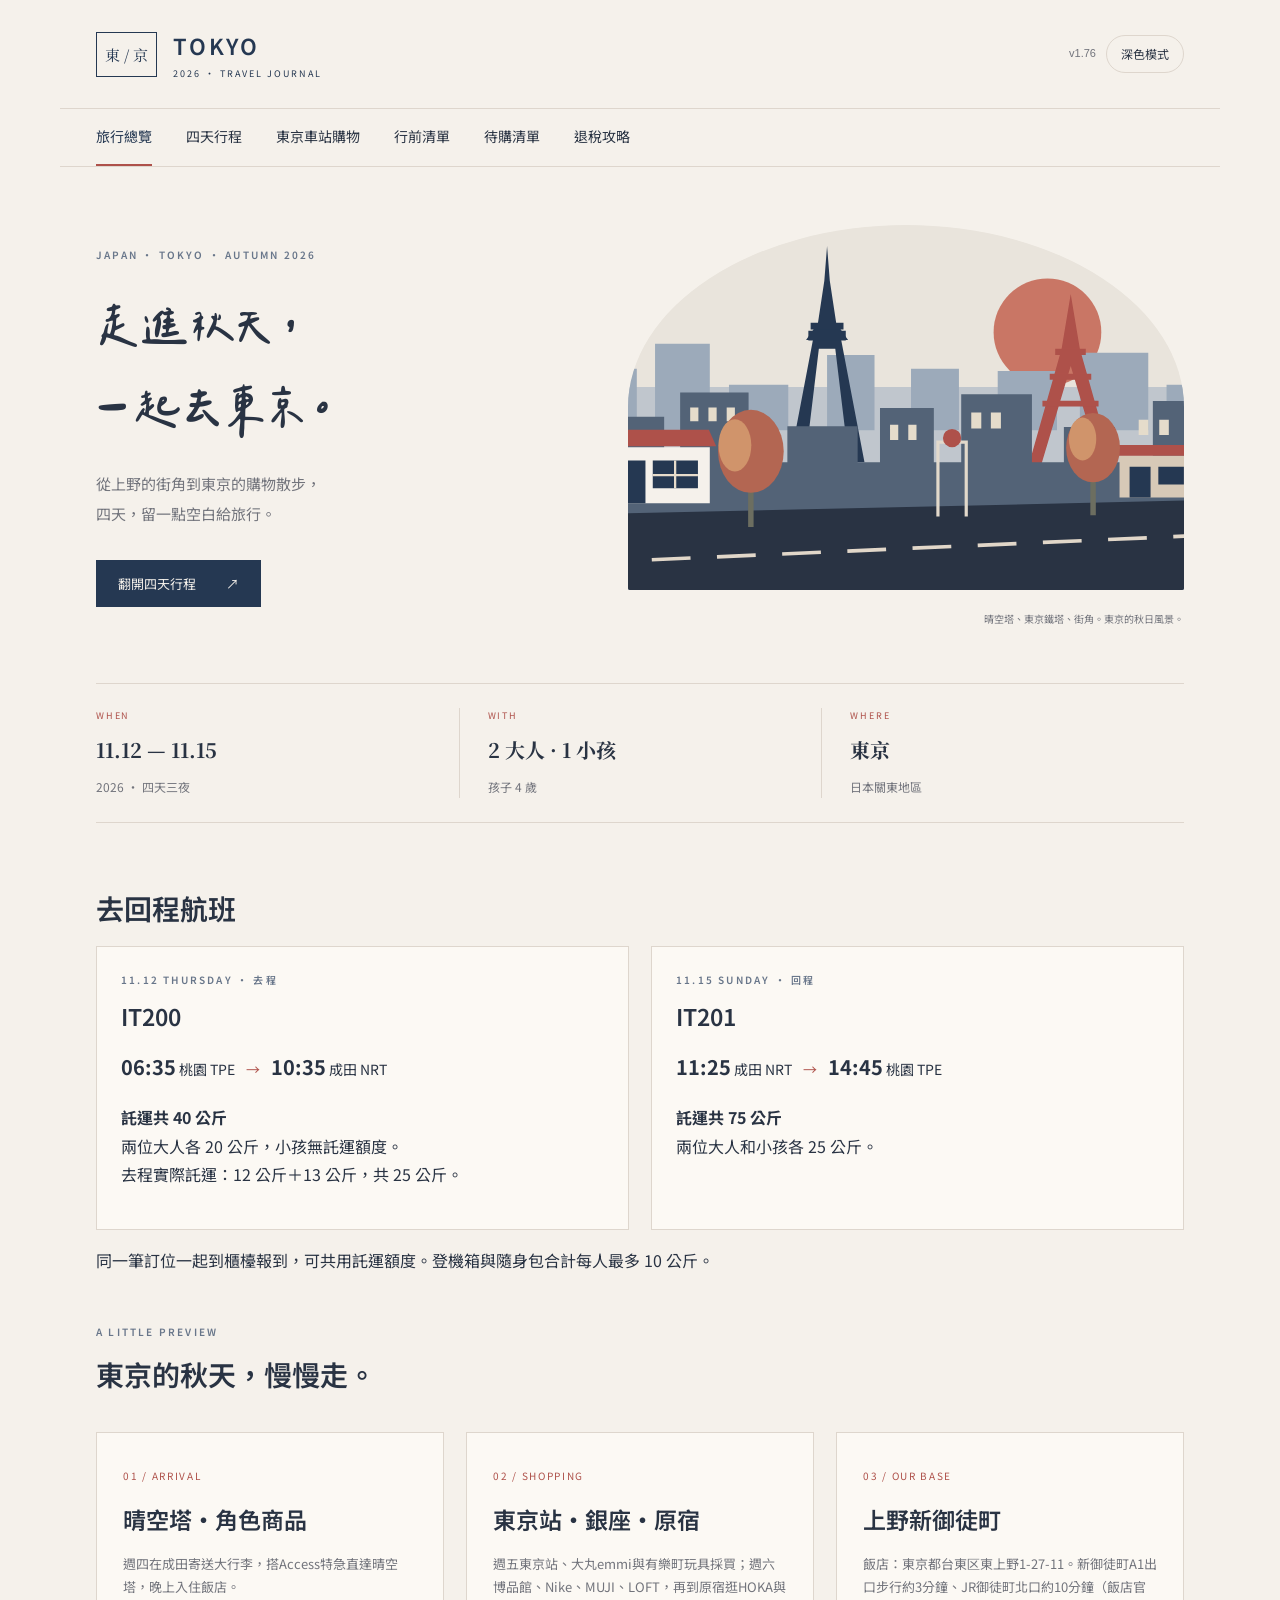
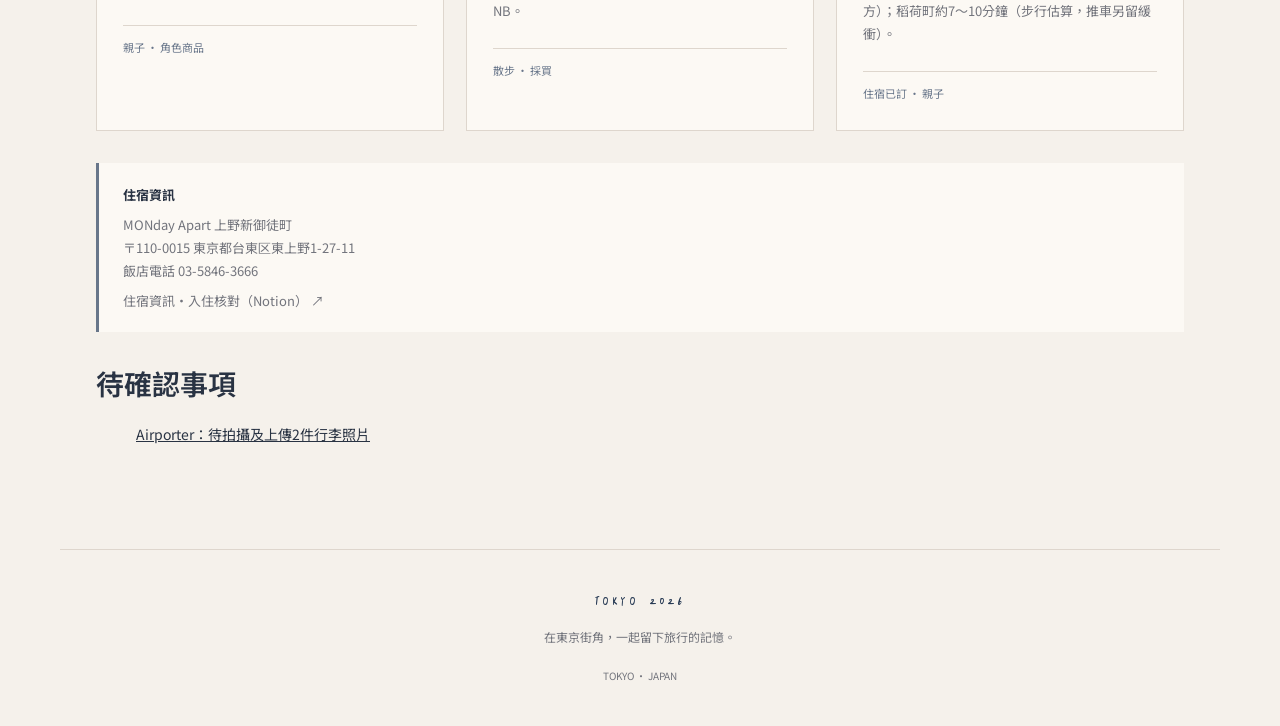
<file: index.html>
<!doctype html>
<html lang="zh-Hant-TW">
<head><meta charset="utf-8"><meta name="viewport" content="width=device-width,initial-scale=1"><meta name="theme-color" content="#253852"><meta name="description" content="2026 年 11 月 12 至 15 日，2 大 1 小的東京四天旅行手記。"><title>東京 2026｜四天旅行手記</title><link rel="icon" href="assets/cover.svg" type="image/svg+xml"><link rel="stylesheet" href="assets/style.css?v=1.76&amp;rev=9"><script defer src="assets/trip-utils.js?v=1.76&amp;rev=5"></script><script defer src="assets/trip-data.js?v=1.97"></script><script defer src="assets/trip-maps.js?v=1.76"></script><script defer src="assets/tokyo-station-guide.js?v=1.84"></script><script defer src="assets/shopping-data.js?v=1.83"></script><script defer src="assets/souvenir-guide.js?v=1.83"></script><script defer src="assets/station-guide.js?v=1.84"></script><script defer src="assets/app.js?v=1.98"></script><script defer src="assets/shopping-sync-config.js?v=1.76"></script><script defer src="assets/shopping-sync.js?v=1.76"></script><script defer src="assets/shopping-list.js?v=1.76&amp;rev=6"></script><script defer src="assets/station-shopping.js?v=1.76"></script></head>
<body>
<a class="skip" href="#main">跳到主要內容</a>
<header class="masthead"><a class="brand" href="#overview"><span class="brand-mark">東 / 京</span><span>TOKYO <small>2026 · TRAVEL JOURNAL</small></span></a><div class="header-controls"><a class="site-version" data-site-version href="https://github.com/shen780910-dot/tokyo-2026/releases" target="_blank" rel="noopener noreferrer" aria-label="查看此網站版本的 GitHub 紀錄">v1.76</a><button id="theme" type="button" aria-label="切換深色模式" aria-pressed="false">深色模式</button></div></header>
<nav aria-label="主要導覽"><a href="#overview" aria-current="page">旅行總覽</a><a href="#itinerary">四天行程</a><a href="#station">東京車站購物</a><a href="#prep">行前清單</a><a href="#shopping">待購清單</a><a href="#tax-refund">退稅攻略</a></nav>
<main id="main">
<section id="overview" class="page" aria-labelledby="overview-title">
<div class="hero"><div class="hero-copy"><p class="eyebrow">JAPAN · TOKYO · AUTUMN 2026</p><h1 id="overview-title">走進秋天，<br>一起去東京。</h1><p class="intro">從上野的街角到東京的購物散步，<br>四天，留一點空白給旅行。</p><a class="button" href="#itinerary">翻開四天行程 <span aria-hidden="true">↗</span></a></div><figure><img src="assets/cover.svg" alt="晴空塔、東京鐵塔與秋日城市街景的原創插畫" width="1400" height="800"><figcaption>晴空塔、東京鐵塔、街角。東京的秋日風景。</figcaption></figure></div>
<div class="facts"><div><span>WHEN</span><strong>11.12 — 11.15</strong><small>2026 · 四天三夜</small></div><div><span>WITH</span><strong>2 大人 · 1 小孩</strong><small>孩子 4 歲</small></div><div><span>WHERE</span><strong>東京</strong><small>日本關東地區</small></div></div>
<section class="flight-info" aria-labelledby="flight-title"><h2 id="flight-title">去回程航班</h2><div class="flight-grid"><article><p class="eyebrow">11.12 THURSDAY · 去程</p><h3>IT200</h3><p class="flight-route"><strong>06:35</strong> 桃園 TPE <span aria-hidden="true">→</span> <strong>10:35</strong> 成田 NRT</p><p><strong>託運共 40 公斤</strong><br>兩位大人各 20 公斤，小孩無託運額度。<br>去程實際託運：12 公斤＋13 公斤，共 25 公斤。</p></article><article><p class="eyebrow">11.15 SUNDAY · 回程</p><h3>IT201</h3><p class="flight-route"><strong>11:25</strong> 成田 NRT <span aria-hidden="true">→</span> <strong>14:45</strong> 桃園 TPE</p><p><strong>託運共 75 公斤</strong><br>兩位大人和小孩各 25 公斤。</p></article></div><p>同一筆訂位一起到櫃檯報到，可共用託運額度。登機箱與隨身包合計每人最多 10 公斤。</p></section>
<div class="section-heading"><p class="eyebrow">A LITTLE PREVIEW</p><h2>東京的秋天，慢慢走。</h2></div>
<div class="places"><article><span class="place-number">01 / ARRIVAL</span><h3>晴空塔・角色商品</h3><p>週四在成田寄送大行李，搭Access特急直達晴空塔，晚上入住飯店。</p><span class="tag">親子 · 角色商品</span></article><article><span class="place-number">02 / SHOPPING</span><h3>東京站・銀座・原宿</h3><p>週五東京站、大丸emmi與有樂町玩具採買；週六博品館、Nike、MUJI、LOFT，再到原宿逛HOKA與NB。</p><span class="tag">散步 · 採買</span></article><article><span class="place-number">03 / OUR BASE</span><h3>上野新御徒町</h3><p>飯店：東京都台東区東上野1-27-11。新御徒町A1出口步行約3分鐘、JR御徒町北口約10分鐘（飯店官方）；稻荷町約7～10分鐘（步行估算，推車另留緩衝）。</p><span class="tag">住宿已訂 · 親子</span></article></div>
<aside class="note"><strong>住宿資訊</strong><p>MONday Apart 上野新御徒町<br>〒110-0015 東京都台東区東上野1-27-11<br><a href="tel:+81358463666">飯店電話 03-5846-3666</a></p><p><a href="https://app.notion.com/p/shen0910/a1d400d1c43e8384944e0151ccee1361" target="_blank" rel="noopener noreferrer">住宿資訊・入住核對（Notion） ↗</a></p></aside>
<section class="pending-overview"><h2>待確認事項</h2><ul id="pending-list"></ul></section></section>
<section id="itinerary" class="page" aria-labelledby="itinerary-title" hidden><div class="section-heading"><p class="eyebrow">FOUR DAYS, AT OUR OWN PACE</p><h1 id="itinerary-title">四天，親子購物散步。</h1><p>以新御徒町為基地；晴空塔、東京站與有樂町、銀座與原宿，保留親子休息彈性。</p></div><p><a class="station-day-link" href="assets/yurakucho-ginza-afternoon.html?v=1.91">11/13 15:30 從 emmi 出發｜有樂町・銀座步行圖 ↗</a></p><div id="days" class="timeline"></div><aside class="note">住宿與入住核對：<a href="https://app.notion.com/p/shen0910/a1d400d1c43e8384944e0151ccee1361" target="_blank" rel="noopener noreferrer">住宿資訊・入住核對（Notion） ↗</a>。去程IT200 台06:35→日10:35；回程IT201 日11:25→台14:45。回程青鳥已預訂付款，07:30於飯店門口出發，增高墊已備，司機於接送LINE群組聯絡。</aside></section>
<section id="station" class="page" aria-labelledby="station-title" hidden><div class="section-heading"><h1 id="station-title">東京車站購物</h1><p>依地圖標號順路選購。選樓層看地圖、認商品，再接下一家。</p></div><div id="station-shopping-guide"></div></section>
<section id="prep" class="page" aria-labelledby="prep-title" hidden><div class="section-heading"><p class="eyebrow">BEFORE WE GO</p><h1 id="prep-title">準備好，再出發。</h1><p>小事先收好，把注意力留給旅行。</p></div><aside id="november-weather" class="note weather-note"><h2>11/12～15東京預報</h2><p>氣象廳2026/11/08 11:00（日本時間）發布；出發前晚再更新，非實際觀測。</p><div class="table-scroll"><table><thead><tr><th>日期</th><th>天氣</th><th>低／高溫</th><th>降雨機率</th></tr></thead><tbody><tr><td>11/12</td><td>晴時多雲</td><td>8／19°C</td><td>20%</td></tr><tr><td>11/13</td><td>晴時多雲</td><td>10／21°C</td><td>20%</td></tr><tr><td>11/14</td><td>晴時多雲</td><td>10／20°C</td><td>20%</td></tr><tr><td>11/15</td><td>多雲短暫雨</td><td>12／19°C</td><td>50%（信心C）</td></tr></tbody></table></div><p>早晚帶外套，白天可分層穿脫；回程備折傘與推車雨罩。<a href="https://www.jma.go.jp/bosai/forecast/#area_type=offices&amp;area_code=130000" target="_blank" rel="noopener noreferrer">氣象廳東京預報 ↗</a></p></aside><div class="check-panel"><div class="check-heading"><h2>行前清單</h2><span id="progress" aria-live="polite"></span></div><p class="muted">勾選進度儲存在目前瀏覽器，各裝置分開記錄。</p><div id="checklist"></div><button id="reset" class="text-button" type="button">清除勾選進度</button></div><aside class="note"><strong>一位 4 歲孩子的旅行節奏</strong><p>每天安排休息空檔，備妥替換衣物與點心。城市步行與戶外活動依當天天氣及體力調整。</p></aside></section>
<section id="shopping" class="page" aria-labelledby="shopping-title" hidden><div class="section-heading"><p class="eyebrow">SHOPPING LIST</p><h1 id="shopping-title">東京待購清單</h1><p>依分類收好想買的東西，買到再勾選。</p></div><div class="shopping-status"><span id="shopping-progress" aria-live="polite"></span><p class="muted">所有人都能查看；輸入共用密碼後，家人可一起勾選。</p></div><template id="camera-comparison-template"><section id="camera-comparison" class="camera-comparison-content" aria-labelledby="camera-comparison-title"><h3 id="camera-comparison-title">孩子用透明觀景窗相機</h3><p><strong>目前優先買：Escura InstantSnap 初代。</strong>三款擇一，novo與C100先作備選；重點是讓孩子透過大片透明窗看景物拍照。下列操作適合度依重量、外型與功能判斷，並非兒童實測。</p><div style="overflow-x:auto"><table style="width:100%;min-width:620px;text-align:left;border-collapse:collapse"><caption>三款透明觀景窗數位相機比較</caption><thead><tr><th scope="col">款式</th><th scope="col">初代 InstantSnap</th><th scope="col">InstantSnap.novo 第二代</th><th scope="col">Godox C100</th></tr></thead><tbody><tr><th scope="row">購買順位</th><td><strong>優先購買</strong></td><td>備選</td><td>備選</td></tr><tr><th scope="row">重量／外型</th><td>28g／直式</td><td>38g／橫式</td><td>約65g／橫式</td></tr><tr><th scope="row">透明取景／回看</th><td>大片透明窗；無螢幕</td><td>透明窗；1.3吋螢幕可回看</td><td>透明窗疊加拍攝資訊；無照片回看</td></tr><tr><th scope="row">給孩子玩的特色</th><td>輕巧、功能單純，專心看景物按快門</td><td>可雙手握，拍完一起看成果；五種年代濾鏡</td><td>透明窗有構圖資訊；測光功能對幼童幫助有限</td></tr><tr><th scope="row">記憶卡</th><td>microSD 4–32GB，另購</td><td>microSD 4–64GB、FAT32，另購</td><td>microSD最高128GB，確認套組是否附卡</td></tr><tr><th scope="row">日本含稅參考價</th><td>¥8,470</td><td>¥10,380</td><td>C100KIT套組 ¥10,340</td></tr><tr><th scope="row">哪裡買</th><td>BicCamera：第二天可先向有樂町店詢貨。<br><a href="https://www.biccamera.com/bc/tenpo/SfrBcToriokiList.jsp?GOODS_NO=13988859" target="_blank" rel="noopener noreferrer">分店庫存／預留 ↗</a><br><a href="https://www.yodobashi.com/product/100000001009017455/" target="_blank" rel="noopener noreferrer">Yodobashi商品與規格 ↗</a></td><td>BicCamera、Yodobashi，白色SN-26-WH。<br><a href="https://www.biccamera.com/bc/tenpo/SfrBcToriokiList.jsp?GOODS_NO=15623205" target="_blank" rel="noopener noreferrer">BicCamera分店庫存／預留 ↗</a><br><a href="https://www.yodobashi.com/product/100000001010230826/" target="_blank" rel="noopener noreferrer">Yodobashi商品與規格 ↗</a></td><td>Yodobashi販售C100KIT，分店現貨另查。<br><a href="https://www.yodobashi.com/product/100000001010247105/" target="_blank" rel="noopener noreferrer">Yodobashi購買資訊 ↗</a><br><a href="https://godox.com/product-e/C100.html" target="_blank" rel="noopener noreferrer">Godox官方介紹 ↗</a></td></tr></tbody></table></div><p>售價依2026/11/08查閱網頁，分店庫存與現場售價需再確認。三款都不會直接印照片；透明窗看到的範圍與實際成品可能有落差。</p><details><summary>三款使用方式與孩子操作提醒</summary><p><strong>初代：</strong>大人先充電、裝卡並選一般照片模式，孩子透過透明窗構圖、按快門；之後一起匯出照片。</p><p><strong>novo：</strong>大人先充電、裝卡並設定濾鏡，孩子雙手持機、透過透明窗拍照，再用小螢幕一起看成果。</p><p><strong>C100：</strong>大人先充電、裝卡並設定照片模式與比例，孩子透過透明窗拍攝；之後用相容手機OTG連接或電腦匯出查看。</p><p>先拍較遠的景物，並教孩子避開鏡頭位置握持。記憶卡與可拆配件交由大人保管；這三款未確認兒童專用防摔規格。</p></details></section></template><div id="shopping-categories"></div></section>
<section id="tax-refund" class="page tax-guide" aria-labelledby="tax-refund-title" hidden>
  <div class="section-heading">
    <h1 id="tax-refund-title">退稅攻略</h1>
    <p>11/12–11/15 東京行｜適用日本 2026/11/01 起的新制</p>
  </div>

  <aside class="note">
    <strong>成田 T2｜先做海關確認，再托運</strong>
    <ol class="tax-steps">
      <li><strong>結帳</strong>　出示護照、付含稅價。同一人同日同店未稅滿 ¥5,000，收好退稅單；在日本吃掉的食品另結。</li>
      <li><strong>海關</strong>　90 天內出境。托運前，帶護照和全部退稅商品到 T2 本館 3F 安檢前。綠燈可托運；紅燈先驗貨。</li>
      <li><strong>領款</strong>　卡退掃收據 QR 設定；領現先看收據指定哪台機器。IT201 11:25 起飛，報到截止約 10:40，以航班通知為準。</li>
    </ol>
    <p class="tax-sources"><a href="https://www.mlit.go.jp/kankocho/tax-free/content/001990244.pdf">日本觀光廳 ↗</a> · <a href="https://www.narita-airport.jp/ja/service/exchange/taxrefund/">成田機場 ↗</a> · <a href="https://www.tigerairtw.com/zh-tw/welcome-on-board/boarding">虎航報到 ↗</a></p>
  </aside>

  <section class="tax-section" aria-labelledby="tax-cash-title">
    <h2 id="tax-cash-title">成田 T2 現金機</h2>
    <table class="tax-table">
      <thead><tr><th scope="col">機台</th><th scope="col">位置</th><th scope="col">領現費用</th></tr></thead>
      <tbody>
        <tr>
          <th scope="row"><a href="https://www.glory.co.jp/selftaxrefund/en/">Self Tax Refund（GLORY）</a><br><span class="tax-provider tax-kiosk-glory">藍色機台</span><br><a href="https://www.glory.co.jp/company/news/detail/id=3680">羽田參考照 ↗</a></th>
          <td><a href="https://www.narita-airport.jp/ja/map/?poi=21483127">本館 3F 安檢前 ↗</a><br>06:00–24:00</td>
          <td>未稅購買額 1.1% 或指定費率，實領向下取到 ¥100。</td>
        </tr>
        <tr>
          <th scope="row"><a href="https://www.cashjapan.com/zh-tw/terms-and-conditions/">Cash Japan</a><br><span class="tax-provider tax-kiosk-cash">紅色機台</span><br><a href="https://lordcat.net/wp-content/uploads/2026/11/1793947628-3c27abf71db1cb536262cb375770ae75.jpg">關西參考照 ↗</a></th>
          <td><a href="https://www.narita-airport.jp/ja/map/?poi=21483743">本館 3F 安檢後 ↗</a><br>24 小時</td>
          <td>指定退款額的 10%，可能有上下限。實領以 ¥50 四捨五入。</td>
        </tr>
      </tbody>
    </table>
    <p class="tax-brief"><strong>哪台較划算？</strong> 同一筆兩台都可領時，GLORY 用 1.1% 計費且向下取整，通常實領較少。未稅 ¥10,000、稅率 10%、店家未扣費時，GLORY 實領 ¥800，Cash Japan 實領 ¥900。指定費率和費用上下限可能影響結果。</p>
    <p class="tax-brief">兩台都依該筆退稅單判定。用 GLORY 要先向業者登記，再走海關機台。</p>
  </section>

  <section class="tax-section" aria-labelledby="tax-operators-title">
    <h2 id="tax-operators-title">退稅公司、登記與 CVV</h2>
    <table class="tax-table tax-operators">
      <thead><tr><th scope="col">退稅公司</th><th scope="col">登記／卡退</th><th scope="col">成田領現</th></tr></thead>
      <tbody>
        <tr><th scope="row"><a class="tax-provider tax-jj" href="https://j-taxrefund.com/welcome">J-TaxRefund</a></th><td>掃 QR 登記、驗護照。實測需 CVV。</td><td><span class="tax-provider tax-kiosk-glory">GLORY（藍）</span> <span class="tax-provider tax-kiosk-cash">Cash Japan（紅）</span></td></tr>
        <tr><th scope="row"><a class="tax-provider tax-planet" href="https://gtf-planet.co.jp/en/faq/customer/">Global Tax Free／Planet</a></th><td>掃 QR 選退款方式。CVV 待確認。</td><td><span class="tax-provider tax-kiosk-glory">GLORY（藍）</span></td></tr>
        <tr><th scope="row"><a class="tax-provider tax-jp" href="https://smartdetax.com/terms/jprefund/">JPrefund</a></th><td>掃 QR 登記並認領收據。實測需 CVV。</td><td><span class="tax-provider tax-kiosk-glory">GLORY（藍）</span> <span class="tax-provider tax-kiosk-cash">Cash Japan（紅）</span></td></tr>
        <tr><th scope="row"><a class="tax-provider tax-blue" href="https://www.globalblue.com/en/shoppers/how-to-shop-tax-free/destinations/japan">Global Blue</a></th><td>依店家退稅單登記。實測未要求 CVV。</td><td><span class="tax-provider tax-kiosk-cash">Cash Japan（紅）</span></td></tr>
        <tr><th scope="row"><a class="tax-provider tax-pie" href="https://pievat.com/japan">PIE VAT</a></th><td>依門市使用 App 或網頁。實測需 CVV。</td><td>成田機台未確認。</td></tr>
      </tbody>
    </table>
    <p class="tax-brief">結帳後先掃收據 QR，確認登記期限、退款方式與領現是否須先認領。平台登記期限與<a href="https://www.mlit.go.jp/kankocho/tax-free/page01_000001_00028.html">購買後 90 天內的出境海關確認 ↗</a>是兩件事。CVV 依綁卡畫面。</p>
  </section>

  <section class="tax-section" aria-labelledby="tax-shops-title">
    <h2 id="tax-shops-title">這趟會逛的店</h2>
    <table class="tax-table tax-stores">
      <thead><tr><th scope="col">店家</th><th scope="col">現場怎麼辦</th></tr></thead>
      <tbody>
        <tr><th scope="row">11/12<br><a href="https://pro.tokyo-solamachi.jp/shop/483/">Pokémon Center 晴空塔店</a></th><td>店內辦。業者與費用待確認。TOMICA／PLARAIL、LIFE 押上先詢問是否受理。</td></tr>
        <tr><th scope="row">11/13<br><a href="https://www.daimaru.co.jp/tokyo/service/gaikoku.html">大丸東京、emmi</a></th><td>當天帶護照、商品、收據與付款工具到 <strong>12F</strong>。手續費最高未稅價 <strong>2.3%</strong>。有卡退，官網未列現金。</td></tr>
        <tr><th scope="row">11/13<br>東京站伴手禮</th><td>GRANSTA 逐店問。<a href="https://www.tokyoeki-1bangai.co.jp/shop/detail/?cd=000222">一番街 1F 櫃檯 ↗</a>可詢問 Gift Palette、動漫街、零食樂園指定店能否合算。</td></tr>
        <tr><th scope="row">11/13<br>BicCamera 有樂町</th><td><span class="tax-provider tax-jj">J-TaxRefund</span>、卡退 ¥0（<a href="https://livejapan.com/ja/article-a0006089/">報導 ↗</a>；分店依收據）。領現另計。</td></tr>
        <tr><th scope="row">11/13<br><a href="https://www.nishiginza.co.jp/shopguide/detail/?scd=000069">3COINS 西銀座 2F</a></th><td>可辦免稅。<span class="tax-provider tax-jp">JPrefund</span> 是旅客回報，分店業者與費用待核對。</td></tr>
        <tr><th scope="row">住宿周邊<br>唐吉訶德、多慶屋</th><td>兩家官方均列<strong>店家費 ¥0</strong>。<a href="https://www.takeya.co.jp/shop/ko/event/takeya/taxrefund/">多慶屋 ↗</a>確認用 <span class="tax-provider tax-jj">J-TaxRefund</span>；<a href="https://ppih.co.jp/news/pdf/news_261005_refund.pdf">唐吉訶德 ↗</a>旅客回報使用 <span class="tax-provider tax-jj">J-TaxRefund</span>，分店依收據。Summit 另問。</td></tr>
        <tr><th scope="row">11/14<br><a href="https://www.muji.com/jp/ja/shop/detail/046604">無印良品銀座</a></th><td><strong>4F 免稅櫃檯</strong>。旅客回報有 <span class="tax-provider tax-planet">Global Tax Free</span>，<a href="https://www.threads.com/@chictrip.tw/post/Dfj22wiDb2-">另一份整理 ↗</a>列 <span class="tax-provider tax-jj">J-TaxRefund</span>、店家費 1.3%。銀座店以櫃檯及收據為準。</td></tr>
        <tr><th scope="row">11/14<br><a href="https://www.loft.co.jp/en/tax_free.html">銀座 LOFT</a></th><td>付款前先說要辦免稅。<span class="tax-provider tax-jp">JPrefund</span> 是旅客回報，分店業者與費用待核對。</td></tr>
        <tr><th scope="row">11/14<br>SHIRO、@cosme</th><td>SHIRO 銀座和表參道可辦；<a href="https://shiro-shiro.jp/item/12906.html">白茶香水 ¥4,180 ↗</a>單瓶未達門檻。<a href="https://www.cosme.net/store/blog/261030/3655/index.html">@cosme ↗</a>掃收據 QR，業者與費用待核對。</td></tr>
        <tr><th scope="row">11/14<br>博品館、SABON、鞋店</th><td><a href="https://www.hakuhinkan.co.jp/toypark/サービス/免税サービス/">博品館 ↗</a>1F–4F 玩具櫃可辦。SABON、Nike、HOKA、New Balance 付款前詢問。</td></tr>
      </tbody>
    </table>
  </section>

  <details class="tax-section tax-experiences">
    <summary>現場日文、機台細節與實測來源</summary>
    <p lang="ja">免税をお願いします。カードと空港の現金、それぞれ手数料と受取額はいくらですか？ 現金でも事前登録は必要ですか？</p>
    <p>海關確認 05:30–23:00，也可在指定區連海關 Wi-Fi <code>Customs_WiFi_For_TaxRefund</code>（密碼 <code>jcustoms</code>）用 Visit Japan Web；打算用 GLORY 領現請走海關機台。同一筆退稅記錄少一件，可能整筆無法退。</p>
    <p class="tax-sources"><a href="https://www.glory.co.jp/files/user/selftaxrefund/pdf/STRterms_CN%28tw%29_20261101.pdf">GLORY 費率條款 ↗</a> · <a href="https://www.cashjapan.com/ja/contact-support/">Cash Japan 合作業者 ↗</a> · <a href="https://www.the-frequent-traveler.com.tw/japan-tax-refund-credit-card-cvc-safety-2026-11/">四家平台綁卡實測 ↗</a></p>
    <table class="tax-table">
      <caption>附圖三筆實測，各筆費用依交易而異</caption>
      <thead><tr><th scope="col">退稅公司</th><th scope="col">稅金 → 實領</th><th scope="col">差額</th></tr></thead>
      <tbody>
        <tr><th scope="row"><span class="tax-provider tax-planet">Global Tax Free</span></th><td>¥1,060 → ¥795</td><td>¥265</td></tr>
        <tr><th scope="row"><span class="tax-provider tax-jj">J-TaxRefund</span></th><td>¥1,323 → ¥1,100</td><td>¥223</td></tr>
        <tr><th scope="row"><span class="tax-provider tax-jp">JPrefund</span></th><td>¥1,350 → ¥802</td><td>¥548</td></tr>
      </tbody>
    </table>
    <table class="tax-table">
      <caption>臨時加逛藥妝店｜貼文所列店家費</caption>
      <thead><tr><th scope="col">店家</th><th scope="col">退稅業者</th><th scope="col">費用參考</th></tr></thead>
      <tbody>
        <tr><th scope="row">大國藥妝</th><td><span class="tax-provider tax-jj">J-TaxRefund</span></td><td>0%</td></tr>
        <tr><th scope="row">札幌藥妝</th><td><span class="tax-provider tax-jj">J-TaxRefund</span></td><td>1%；貼文稱結帳折扣可抵銷</td></tr>
        <tr><th scope="row">松本清</th><td><span class="tax-provider tax-jj">J-TaxRefund</span></td><td>約 0.33%</td></tr>
      </tbody>
    </table>
    <p class="tax-sources">以上為旅客整理，分店與實領金額依收據。領現可能另扣機台費。<a href="https://www.threads.com/@chictrip.tw/post/Dfj22wiDb2-">原文：店家費率、登記期限與機場比較 ↗</a></p>
    <p class="tax-sources"><a href="https://www.threads.com/@bella.obella/post/Dfja8IgFOU3">登記差異 ↗</a> · <a href="https://www.threads.com/@rickiehsieh2024/post/Dfi1Ye9CTrc">關西領現 ↗</a> · <a href="https://www.threads.com/@missdate0928/post/Dfi1xeUGENB">交易狀態 ↗</a> · <a href="https://www.threads.com/@hsinyu.79/post/DfhCx_xH-02">關西 VJW ↗</a> · <a href="https://www.threads.com/@mani_tokyo_go/post/Dfit7E7j2Bm">J-TaxRefund 卡退 ↗</a> · <a href="https://www.threads.com/@hsin.075/post/DfjZxvPAerp">名古屋經驗 ↗</a></p>
  </details>
</section>
<noscript><aside class="note">本次旅行：2026/11/12～11/15，2 大 1 小（4歲），四天三夜。行程：11/12成田寄行李、Access特急直達晴空塔；11/13東京站、emmi與有樂町；11/14銀座與原宿；11/15包車赴成田返台。住宿資訊請查看 Notion：<a href="https://app.notion.com/p/shen0910/a1d400d1c43e8384944e0151ccee1361" target="_blank" rel="noopener noreferrer">住宿資訊・入住核對（Notion） ↗</a>。啟用 JavaScript 可切換分頁與使用行前清單。</aside></noscript>
</main><footer><span>TOKYO 2026</span><p>在東京街角，一起留下旅行的記憶。</p><small>TOKYO · JAPAN</small></footer>
</body></html>
</file>
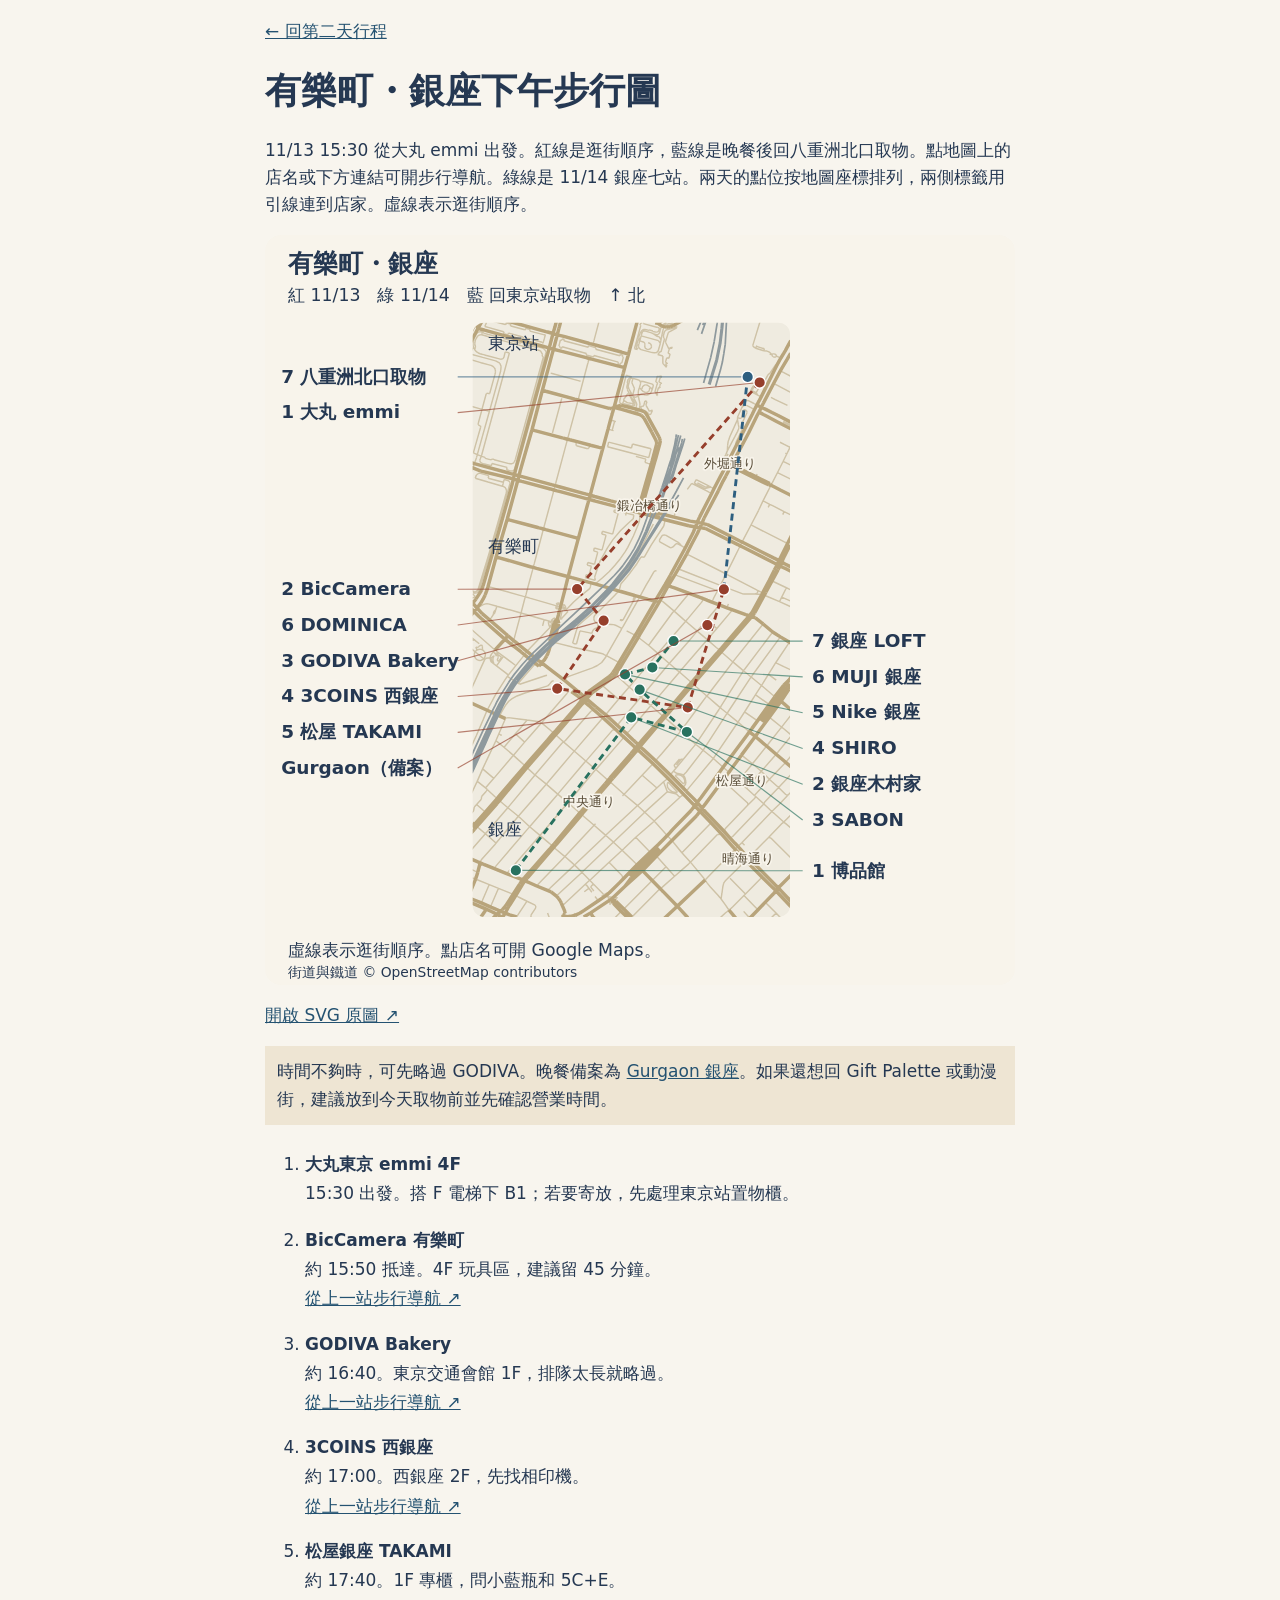
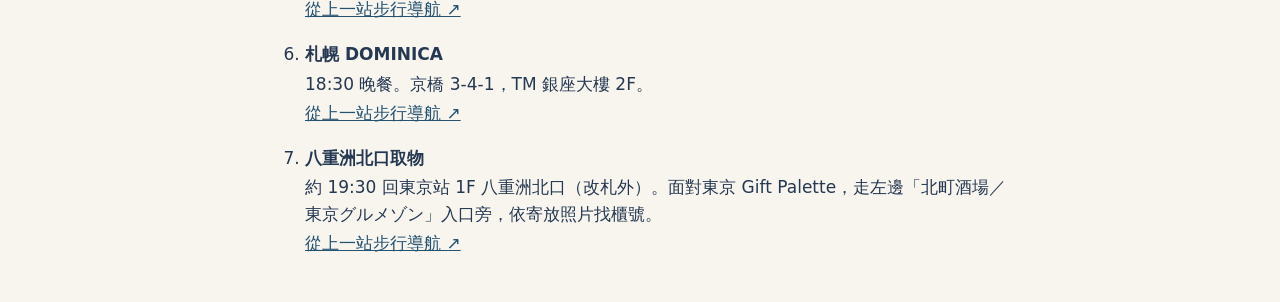
<file: assets/yurakucho-ginza-afternoon.html>
<!doctype html>
<html lang="zh-Hant-TW"><meta charset="utf-8"><meta name="viewport" content="width=device-width,initial-scale=1">
<title>11/13 下午｜有樂町・銀座步行圖</title>
<style>body{margin:0;background:#f8f5ee;color:#253852;font:17px/1.6 system-ui,sans-serif}main{max-width:750px;margin:auto;padding:18px}h1{font-size:clamp(25px,5vw,36px);line-height:1.2}a{color:#245271}svg{display:block;width:100%;height:auto}li{padding:9px 0}li p{margin:2px 0}.note{background:#eee5d3;padding:12px}</style>
<main><a href="../#day-2">← 回第二天行程</a><h1>有樂町・銀座下午步行圖</h1>
<p>11/13 15:30 從大丸 emmi 出發。紅線是逛街順序，藍線是晚餐後回八重洲北口取物。點地圖上的店名或下方連結可開步行導航。綠線是 11/14 銀座七站。兩天的點位按地圖座標排列，兩側標籤用引線連到店家。虛線表示逛街順序。</p>
<svg xmlns="http://www.w3.org/2000/svg" viewBox="0 0 650 650" role="img" aria-labelledby="title desc">
<title id="title">有樂町・銀座兩天站點</title>
<desc id="desc">按地圖座標繪製店家相對位置。兩側標籤透過引線連到點位，路線表示順序。</desc>
<style>text{font-family:system-ui,sans-serif;fill:#253852}.name{font-size:16px;font-weight:700}.hint{font-size:15px}.pin{stroke:white;stroke-width:1.2}.leader{fill:none;stroke-width:1;opacity:.65}</style>
<rect width="650" height="650" rx="14" fill="#f8f4eb"/>
<text x="20" y="32" font-size="22" font-weight="bold">有樂町・銀座</text>
<text class="hint" x="20" y="57">紅 11/13　綠 11/14　藍 回東京站取物　↑ 北</text>
<rect x="180" y="76" width="275" height="515" rx="10" fill="#efebe0"/>
<defs><clipPath id="street-extent"><rect x="180" y="76" width="275" height="515" rx="10"/></clipPath></defs>
<g clip-path="url(#street-extent)" aria-label="OpenStreetMap 街道及鐵道">
<path fill="none" stroke="#cec2a6" stroke-width="1.25" d="M387.3,318.1L388.1,316.4 M388.1,316.4L389.0,314.4 M186.5,544.1L186.9,542.7 M186.9,542.7L187.2,541.9 M187.2,541.9L187.3,541.7 M187.3,541.7L199.3,528.2 M199.3,528.2L200.3,527.0 M200.3,527.0L218.3,505.2 M218.3,505.2L219.5,503.8 M219.5,503.8L220.5,502.7 M220.5,502.7L242.8,477.1 M242.8,477.1L243.8,475.9 M243.8,475.9L245.0,474.5 M245.0,474.5L266.9,448.6 M266.9,448.6L268.0,447.3 M268.0,447.3L269.2,446.0 M269.2,446.0L291.2,420.4 M291.2,420.4L292.9,418.4 M292.9,418.4L295.1,415.7 M295.1,415.7L297.0,413.6 M297.0,413.6L306.4,402.4 M306.4,402.4L314.5,393.1 M314.5,393.1L315.6,391.8 M315.6,391.8L316.9,390.3 M316.9,390.3L339.1,364.1 M339.1,364.1L340.3,362.6 M340.3,362.6L341.5,361.3 M341.5,361.3L363.3,336.2 M363.3,336.2L364.6,334.7 M364.6,334.7L366.0,333.1 M366.0,333.1L377.9,318.8 M377.9,318.8L379.0,317.4 M379.0,317.4L379.8,315.2 M182.8,511.9L183.6,512.6 M183.6,512.6L185.2,514.0 M185.2,514.0L191.0,518.9 M191.0,518.9L199.0,525.9 M199.0,525.9L200.3,527.0 M220.0,388.8L219.5,388.5 M219.5,388.5L231.9,374.3 M231.9,374.3L232.7,373.4 M232.7,373.4L234.6,371.4 M295.9,364.6L295.2,366.0 M295.2,366.0L291.8,370.5 M291.8,370.5L288.1,373.1 M288.1,373.1L283.8,375.2 M283.8,375.2L263.3,382.5 M263.3,382.5L261.2,383.6 M261.2,383.6L260.6,385.1 M260.6,385.1L260.7,386.9 M306.8,370.7L305.4,369.8 M305.4,369.8L295.9,364.6 M295.9,364.6L294.3,363.9 M294.3,363.9L292.5,362.9 M292.5,362.9L290.0,362.3 M290.0,362.3L268.0,357.5 M268.0,357.5L266.6,357.2 M266.6,357.2L265.6,356.9 M265.6,356.9L253.0,353.7 M253.0,353.7L251.3,353.3 M251.3,353.3L247.6,354.4 M324.8,313.6L323.9,315.3 M323.9,315.3L318.1,325.6 M318.1,325.6L310.4,339.1 M310.4,339.1L309.2,341.0 M309.2,341.0L308.4,342.7 M308.4,342.7L296.9,362.8 M296.9,362.8L295.9,364.6 M171.5,499.9L183.9,473.5 M183.9,473.5L188.6,462.7 M188.6,462.7L193.8,451.6 M193.8,451.6L200.1,438.3 M200.1,438.3L202.6,432.4 M202.6,432.4L207.4,421.4 M207.4,421.4L208.4,419.2 M208.4,419.2L208.6,418.7 M285.8,412.3L284.4,412.1 M284.4,412.1L283.5,412.1 M283.5,412.1L282.5,412.7 M282.5,412.7L280.0,415.5 M280.0,415.5L260.2,438.3 M260.2,438.3L258.7,439.3 M263.3,395.3L261.7,397.3 M261.7,397.3L240.8,421.5 M240.8,421.5L239.7,422.8 M239.7,422.8L238.6,424.1 M238.6,424.1L228.9,435.1 M228.9,435.1L225.0,439.5 M225.0,439.5L216.3,449.8 M216.3,449.8L215.3,451.0 M304.3,428.8L303.0,428.7 M303.0,428.7L302.0,428.8 M302.0,428.8L301.0,429.3 M301.0,429.3L279.2,454.7 M279.2,454.7L278.0,455.9 M209.4,553.4L210.8,551.9 M210.8,551.9L237.3,521.5 M237.3,521.5L238.3,520.3 M393.8,320.6L392.6,322.0 M392.6,322.0L375.6,342.1 M375.6,342.1L374.6,343.3 M374.6,343.3L373.5,344.6 M373.5,344.6L366.3,353.1 M366.3,353.1L351.3,370.3 M351.3,370.3L350.4,371.4 M350.4,371.4L349.4,372.5 M349.4,372.5L327.0,399.3 M327.0,399.3L325.9,400.5 M325.9,400.5L324.7,401.7 M324.7,401.7L310.2,419.0 M310.2,419.0L306.9,422.9 M306.9,422.9L306.4,423.8 M306.4,423.8L306.3,424.9 M306.3,424.9L306.4,425.9 M215.3,451.0L214.2,452.2 M214.2,452.2L198.3,470.9 M198.3,470.9L192.0,478.1 M192.0,478.1L191.1,479.2 M322.5,545.8L320.5,543.9 M320.5,543.9L309.5,533.2 M309.5,533.2L302.0,526.2 M302.0,526.2L296.7,521.5 M296.7,521.5L295.3,520.3 M295.3,520.3L293.8,519.0 M293.8,519.0L285.2,511.6 M285.2,511.6L277.1,504.6 M277.1,504.6L275.9,503.6 M275.9,503.6L274.4,502.3 M274.4,502.3L272.8,500.9 M272.8,500.9L271.3,499.6 M271.3,499.6L262.6,492.1 M262.6,492.1L253.7,484.6 M253.7,484.6L245.0,477.0 M245.0,477.0L243.8,475.9 M243.8,475.9L242.5,474.8 M242.5,474.8L234.0,468.0 M234.0,468.0L229.4,463.8 M229.4,463.8L227.0,461.6 M227.0,461.6L226.4,461.0 M226.4,461.0L225.4,460.1 M225.4,460.1L223.4,458.3 M223.4,458.3L219.4,454.7 M219.4,454.7L215.3,451.0 M215.3,451.0L207.1,443.9 M207.1,443.9L201.4,439.3 M201.4,439.3L200.1,438.3 M440.8,128.7L443.7,130.2 M443.7,130.2L454.3,135.7 M454.3,135.7L456.7,136.9 M355.3,294.4L357.8,295.4 M357.8,295.4L390.0,307.5 M358.2,289.4L360.7,290.3 M360.7,290.3L394.6,303.6 M394.6,303.6L395.8,304.1 M395.8,304.1L414.6,311.2 M414.6,311.2L424.8,311.1 M424.8,311.1L427.2,311.3 M427.2,311.3L428.5,311.3 M428.5,311.3L430.5,311.8 M430.5,311.8L432.7,312.2 M432.7,312.2L431.3,310.2 M431.3,310.2L429.5,309.3 M429.5,309.3L426.5,307.8 M426.5,307.8L400.6,294.3 M400.6,294.3L399.7,293.8 M399.7,293.8L367.9,277.7 M367.9,277.7L365.4,276.5 M424.8,311.1L426.5,310.3 M426.5,310.3L427.1,309.6 M427.1,309.6L427.1,308.8 M427.1,308.8L426.5,307.8 M470.6,192.0L455.0,184.0 M217.3,572.5L219.2,573.5 M219.2,573.5L227.1,577.4 M227.1,577.4L234.1,580.7 M234.1,580.7L234.6,581.5 M234.6,581.5L234.7,582.4 M234.7,582.4L234.5,583.4 M234.5,583.4L230.5,589.5 M230.5,589.5L230.5,592.4 M252.6,572.9L253.7,571.8 M253.7,571.8L273.6,553.3 M273.6,553.3L274.7,552.3 M274.7,552.3L275.6,551.4 M275.6,551.4L300.7,527.4 M300.7,527.4L302.0,526.2 M302.0,526.2L303.3,525.0 M303.3,525.0L327.8,501.5 M327.8,501.5L329.1,500.3 M329.1,500.3L330.4,499.1 M330.4,499.1L348.7,482.5 M363.9,485.9L362.7,485.7 M362.7,485.7L361.7,485.7 M361.7,485.7L360.7,486.3 M360.7,486.3L360.1,486.8 M360.1,486.8L338.7,506.6 M338.7,506.6L337.3,507.9 M337.3,507.9L336.0,509.1 M336.0,509.1L321.3,522.0 M321.3,522.0L310.9,532.0 M310.9,532.0L309.5,533.2 M309.5,533.2L308.1,534.5 M308.1,534.5L298.2,543.7 M298.2,543.7L282.5,558.3 M282.5,558.3L281.4,559.2 M281.4,559.2L280.2,560.3 M280.2,560.3L277.8,562.5 M277.8,562.5L259.6,579.5 M259.6,579.5L257.7,581.2 M183.9,473.5L184.9,474.2 M184.9,474.2L191.1,479.2 M191.1,479.2L192.8,480.7 M192.8,480.7L199.1,486.6 M199.1,486.6L201.2,488.4 M201.2,488.4L202.3,489.3 M207.1,443.9L208.1,442.8 M208.1,442.8L217.0,432.3 M217.0,432.3L220.7,428.1 M220.7,428.1L225.9,421.8 M225.9,421.8L227.2,420.4 M217.0,432.3L225.0,439.5 M369.5,387.9L368.1,386.6 M368.1,386.6L359.2,378.8 M359.2,378.8L350.4,371.4 M350.4,371.4L341.8,363.9 M341.8,363.9L340.3,362.6 M340.3,362.6L339.2,361.5 M339.2,361.5L332.4,355.6 M332.4,355.6L325.7,350.3 M325.7,350.3L323.6,348.6 M362.6,468.1L365.0,465.6 M365.0,465.6L378.6,448.0 M378.6,448.0L379.7,446.6 M379.7,446.6L380.6,445.2 M380.6,445.2L399.7,415.7 M399.7,415.7L400.5,414.5 M400.5,414.5L401.4,413.2 M401.4,413.2L420.3,384.5 M420.3,384.5L421.3,383.1 M421.3,383.1L422.2,381.8 M422.2,381.8L445.9,349.4 M445.9,349.4L446.7,348.3 M369.5,387.9L371.2,389.2 M349.5,442.9L359.2,431.3 M359.2,431.3L360.2,430.0 M360.2,430.0L361.2,428.7 M361.2,428.7L377.0,407.3 M377.0,407.3L381.9,400.7 M381.9,400.7L382.9,399.6 M382.9,399.6L383.9,398.5 M383.9,398.5L396.5,382.0 M396.5,382.0L404.6,371.3 M404.6,371.3L405.5,370.0 M405.5,370.0L406.5,368.7 M406.5,368.7L430.5,338.6 M430.5,338.6L431.7,337.1 M195.1,366.6L195.2,367.4 M195.2,367.4L195.5,368.8 M195.5,368.8L196.2,370.1 M196.2,370.1L200.6,373.4 M200.6,373.4L208.9,379.7 M208.9,379.7L210.2,380.8 M210.2,380.8L210.9,381.3 M410.0,530.0L411.9,528.1 M411.9,528.1L413.4,526.6 M413.4,526.6L438.2,500.8 M438.2,500.8L439.3,499.6 M464.9,440.6L452.3,455.8 M452.3,455.8L451.3,457.0 M451.3,457.0L449.9,458.5 M449.9,458.5L437.2,471.7 M437.2,471.7L426.5,483.2 M426.5,483.2L425.3,484.4 M425.3,484.4L424.1,485.7 M443.0,450.0L444.1,448.7 M444.1,448.7L456.4,433.6 M447.7,426.5L448.8,427.3 M448.8,427.3L456.4,433.6 M417.3,479.5L418.2,478.4 M418.2,478.4L430.1,464.8 M430.1,464.8L441.9,451.3 M441.9,451.3L443.0,450.0 M410.3,473.2L411.3,472.0 M411.3,472.0L422.5,458.3 M422.5,458.3L433.7,444.2 M433.7,444.2L434.7,442.9 M419.8,430.6L417.4,428.6 M417.4,428.6L409.9,422.2 M409.9,422.2L400.5,414.5 M440.0,344.1L438.9,345.6 M438.9,345.6L415.7,376.3 M415.7,376.3L414.6,377.6 M414.6,377.6L413.5,379.4 M413.5,379.4L395.5,407.9 M395.5,407.9L394.5,409.6 M394.5,409.6L393.6,411.0 M393.6,411.0L374.4,439.7 M374.4,439.7L373.2,441.3 M373.2,441.3L371.9,443.0 M371.9,443.0L362.4,454.5 M354.1,464.6L355.3,465.6 M355.3,465.6L356.7,466.5 M356.7,466.5L358.9,466.9 M358.9,466.9L361.6,467.5 M361.6,467.5L362.6,468.1 M362.6,468.1L364.0,470.2 M364.0,470.2L364.8,473.9 M364.8,473.9L364.4,476.3 M364.4,476.3L363.8,477.0 M363.8,477.0L362.0,478.8 M461.1,545.2L439.3,523.4 M439.3,523.4L438.5,522.6 M438.5,522.6L436.4,522.1 M381.5,558.9L383.5,556.8 M383.5,556.8L399.7,540.2 M399.7,540.2L405.5,534.2 M405.5,534.2L407.3,532.3 M407.3,532.3L410.0,530.0 M340.3,317.0L342.3,316.9 M342.3,316.9L342.9,316.9 M342.9,316.9L343.3,316.9 M343.3,316.9L343.6,317.0 M343.6,317.0L343.8,317.1 M343.8,317.1L344.1,317.2 M344.1,317.2L344.4,317.4 M344.4,317.4L345.1,318.0 M345.1,318.0L354.6,326.0 M354.6,326.0L362.7,333.1 M362.7,333.1L364.6,334.7 M364.6,334.7L366.4,336.2 M366.4,336.2L374.6,343.3 M374.6,343.3L383.3,350.7 M383.3,350.7L391.1,357.5 M391.1,357.5L392.2,358.4 M392.2,358.4L394.0,359.9 M394.0,359.9L395.4,361.3 M395.4,361.3L396.8,362.5 M396.8,362.5L405.5,370.0 M405.5,370.0L413.5,376.7 M413.5,376.7L414.6,377.6 M414.6,377.6L416.3,379.0 M416.3,379.0L421.3,383.1 M421.3,383.1L430.3,390.4 M430.3,390.4L439.5,398.2 M439.5,398.2L441.9,400.1 M332.4,355.6L333.3,354.5 M333.3,354.5L353.3,327.2 M353.3,327.2L354.6,326.0 M354.6,326.0L355.7,324.9 M355.7,324.9L361.5,317.9 M361.5,317.9L366.6,311.8 M366.6,311.8L367.7,310.5 M432.7,312.2L434.9,313.1 M434.9,313.1L445.9,317.8 M445.9,317.8L468.3,327.8 M456.1,307.7L451.9,305.7 M451.9,305.7L440.9,300.5 M396.7,472.8L398.5,474.3 M398.5,474.3L418.3,492.2 M418.3,492.2L418.5,494.0 M235.5,564.2L236.9,562.5 M236.9,562.5L258.7,539.9 M258.7,539.9L259.9,538.7 M259.9,538.7L260.9,537.6 M260.9,537.6L284.0,512.9 M284.0,512.9L285.2,511.6 M306.4,402.4L305.4,401.6 M305.4,401.6L294.1,391.9 M294.1,391.9L292.3,390.4 M395.7,519.3L392.1,519.6 M392.1,519.6L370.2,542.1 M370.2,542.1L368.7,543.5 M368.7,543.5L367.3,545.0 M367.3,545.0L355.0,555.8 M355.0,555.8L344.1,565.4 M344.1,565.4L342.6,566.6 M342.6,566.6L341.4,567.5 M341.4,567.5L319.3,589.8 M319.3,589.8L317.9,591.1 M412.9,450.8L414.7,452.1 M414.7,452.1L422.5,458.3 M422.5,458.3L430.1,464.8 M430.1,464.8L436.3,470.9 M436.3,470.9L437.2,471.7 M437.2,471.7L438.0,472.5 M438.0,472.5L445.1,478.9 M445.1,478.9L451.5,485.2 M451.5,485.2L453.3,485.3 M402.5,522.0L405.1,521.6 M405.1,521.6L431.2,494.3 M431.2,494.3L432.4,493.1 M432.4,493.1L432.9,491.6 M432.9,491.6L445.1,478.9 M445.1,478.9L458.1,465.1 M311.0,584.1L308.7,586.3 M322.8,494.5L321.5,495.7 M321.5,495.7L296.6,519.0 M296.6,519.0L295.3,520.3 M295.3,520.3L293.8,521.7 M293.8,521.7L269.4,544.9 M269.4,544.9L268.2,546.0 M268.2,546.0L267.0,547.2 M267.0,547.2L246.9,566.1 M246.9,566.1L244.8,568.0 M311.0,584.1L312.3,582.9 M312.3,582.9L334.5,560.6 M334.5,560.6L335.6,559.5 M250.3,530.7L251.7,531.9 M251.7,531.9L259.9,538.7 M259.9,538.7L266.7,544.6 M266.7,544.6L268.2,546.0 M268.2,546.0L269.5,547.2 M269.5,547.2L274.7,552.3 M274.7,552.3L281.4,559.2 M281.4,559.2L284.6,562.5 M284.6,562.5L292.5,570.5 M292.5,570.5L293.1,571.3 M293.1,571.3L295.8,572.3 M360.1,486.8L359.3,486.9 M359.3,486.9L358.7,486.7 M358.7,486.7L356.6,484.4 M356.6,484.4L354.9,484.0 M354.9,484.0L348.7,482.5 M348.7,482.5L347.0,478.1 M347.0,478.1L345.4,473.9 M361.3,535.4L362.6,534.1 M362.6,534.1L384.8,511.3 M384.8,511.3L386.6,509.5 M425.5,486.9L424.0,488.5 M424.0,488.5L418.5,494.0 M418.5,494.0L398.8,514.5 M398.8,514.5L398.2,517.2 M333.8,534.9L332.0,533.0 M332.0,533.0L321.3,522.0 M326.8,468.2L327.4,468.7 M327.4,468.7L338.4,478.2 M338.4,478.2L339.6,479.2 M227.1,577.4L226.5,578.2 M226.5,578.2L219.9,588.2 M219.9,588.2L218.1,591.0 M195.3,582.3L196.4,580.0 M196.4,580.0L201.9,567.3 M201.9,567.3L202.4,566.2 M187.5,578.9L188.5,576.5 M188.5,576.5L193.8,564.2 M193.8,564.2L194.4,563.0 M286.1,302.4L288.4,300.5 M288.4,300.5L292.5,297.0 M292.5,297.0L298.4,291.7 M298.4,291.7L303.3,286.2 M303.3,286.2L308.1,280.3 M308.1,280.3L312.2,274.4 M312.2,274.4L314.4,270.7 M314.4,270.7L319.3,260.9 M319.3,260.9L323.5,250.9 M323.5,250.9L324.3,248.3 M324.3,248.3L324.9,245.5 M324.9,245.5L324.8,244.0 M324.8,244.0L324.5,240.7 M178.3,148.4L188.1,151.1 M188.1,151.1L194.5,152.8 M179.0,341.9L197.3,358.0 M197.3,358.0L199.2,359.7 M195.1,366.6L192.8,366.6 M192.8,366.6L191.3,367.0 M191.3,367.0L190.4,368.0 M190.4,368.0L188.2,372.8 M188.2,372.8L175.2,401.3 M180.6,97.2L177.5,102.9 M177.2,107.8L186.3,110.4 M186.3,110.4L187.3,110.7 M187.3,110.7L188.1,110.9 M188.1,110.9L193.4,112.3 M193.4,112.3L195.8,113.0 M195.8,113.0L196.6,113.3 M196.6,113.3L197.2,113.6 M197.2,113.6L197.8,114.1 M197.8,114.1L198.3,114.5 M198.3,114.5L198.8,115.1 M198.8,115.1L199.2,115.8 M199.2,115.8L199.5,116.6 M199.5,116.6L199.7,117.7 M199.7,117.7L199.7,118.6 M199.7,118.6L199.6,119.5 M199.6,119.5L199.3,120.8 M199.3,120.8L194.8,137.2 M194.8,137.2L194.6,137.5 M194.6,137.5L194.3,137.5 M194.3,137.5L194.0,137.5 M194.0,137.5L193.0,137.2 M193.0,137.2L192.7,137.2 M192.7,137.2L192.3,137.3 M192.3,137.3L191.9,137.5 M191.9,137.5L191.7,137.8 M191.7,137.8L191.5,138.4 M191.5,138.4L188.6,149.1 M188.6,149.1L188.1,151.1 M188.1,151.1L187.8,152.2 M187.8,152.2L184.9,162.9 M184.9,162.9L184.7,163.5 M184.7,163.5L184.7,164.0 M184.7,164.0L184.9,164.5 M184.9,164.5L185.3,164.8 M185.3,164.8L185.8,165.1 M185.8,165.1L186.4,165.4 M186.4,165.4L186.9,165.6 M186.9,165.6L187.0,165.9 M187.0,165.9L186.8,166.8 M186.8,166.8L182.2,183.0 M182.2,183.0L180.6,188.8 M180.6,188.8L184.0,190.3 M184.0,190.3L187.4,191.7 M187.4,191.7L187.8,190.7 M187.8,190.7L211.8,102.3 M211.8,102.3L208.2,101.3 M208.2,101.3L207.1,105.7 M207.1,105.7L206.8,106.4 M206.8,106.4L206.5,106.8 M206.5,106.8L206.2,107.1 M206.2,107.1L205.8,107.4 M205.8,107.4L205.4,107.5 M205.4,107.5L205.0,107.6 M205.0,107.6L204.5,107.7 M204.5,107.7L203.8,107.6 M203.8,107.6L203.1,107.4 M203.1,107.4L191.2,104.2 M191.2,104.2L189.5,103.7 M189.5,103.7L188.1,103.4 M188.1,103.4L186.4,102.9 M186.4,102.9L185.4,102.5 M185.4,102.5L184.2,101.8 M184.2,101.8L183.5,101.3 M183.5,101.3L182.9,100.7 M182.9,100.7L182.2,99.9 M182.2,99.9L181.7,99.3 M181.7,99.3L181.6,99.1 M181.6,99.1L181.4,98.6 M181.4,98.6L180.6,97.2 M293.3,60.7L285.5,90.0 M285.5,90.0L285.2,91.3 M285.2,91.3L284.2,94.8 M361.1,269.5L358.9,266.9 M358.9,266.9L347.2,260.1 M347.2,260.1L345.7,259.9 M345.7,259.9L344.3,260.4 M344.3,260.4L342.0,264.1 M342.0,264.1L341.8,265.1 M341.8,265.1L342.2,266.0 M342.2,266.0L351.2,271.0 M252.7,321.4L229.5,314.7 M221.9,327.6L219.5,326.9 M241.4,254.7L241.8,253.0 M241.8,253.0L245.7,238.6 M245.7,238.6L249.3,225.2 M249.3,225.2L249.6,224.1 M249.6,224.1L250.4,221.0 M250.4,221.0L251.4,217.2 M347.6,547.5L336.9,558.1 M336.9,558.1L335.6,559.5 M339.3,538.3L340.6,539.7 M340.6,539.7L347.6,547.5 M347.6,547.5L355.0,555.8 M310.0,558.5L309.6,555.3 M309.6,555.3L299.2,544.6 M299.2,544.6L298.2,543.7 M225.6,313.6L223.4,313.0 M223.4,313.0L220.9,312.3 M362.7,475.9L363.9,474.0 M363.9,474.0L363.6,472.3 M363.6,472.3L363.3,471.4 M363.3,471.4L362.9,470.5 M362.9,470.5L362.3,469.8 M362.3,469.8L361.7,469.2 M361.7,469.2L360.8,468.6 M360.8,468.6L360.1,468.2 M360.1,468.2L358.9,467.9 M358.9,467.9L357.1,467.6 M357.1,467.6L355.4,468.5 M355.4,468.5L362.7,475.9 M386.0,565.0L391.4,570.9 M391.4,570.9L392.6,572.2 M392.6,572.2L394.2,574.1 M440.0,500.3L440.9,501.0 M440.9,501.0L448.1,507.4 M448.1,507.4L448.6,507.9 M449.6,508.8L451.6,510.4 M451.6,510.4L467.0,523.5 M470.4,324.0L447.8,313.8 M445.9,317.8L447.8,313.8 M447.8,313.8L451.9,305.7 M198.3,470.9L189.4,463.3 M189.4,463.3L188.6,462.7 M285.9,335.1L285.2,333.7 M285.2,333.7L285.0,332.4 M285.0,332.4L285.1,331.4 M285.1,331.4L285.3,330.4 M285.3,330.4L286.3,329.0 M286.3,329.0L287.1,328.2 M287.1,328.2L297.0,318.5 M297.0,318.5L303.4,311.9 M303.4,311.9L304.8,310.5 M304.8,310.5L306.9,308.6 M250.3,386.4L248.8,386.5 M248.8,386.5L247.3,388.4 M247.3,388.4L246.3,389.7 M246.3,389.7L245.0,390.8 M245.0,390.8L225.3,396.9 M225.3,396.9L218.4,399.5 M218.4,399.5L214.2,401.8 M214.2,401.8L211.2,404.1 M211.2,404.1L208.7,407.3 M208.7,407.3L206.2,411.4 M206.2,411.4L204.5,414.5 M204.5,414.5L203.2,416.8 M427.3,584.8L426.1,583.7 M426.1,583.7L415.1,572.4 M423.6,606.5L442.9,587.7 M430.9,556.6L429.0,558.4 M429.0,558.4L416.4,571.1 M416.4,571.1L415.1,572.4 M415.1,572.4L405.2,582.4 M405.2,582.4L403.9,583.6 M403.9,583.6L402.1,585.0 M442.6,370.7L443.8,371.3 M443.8,371.3L449.6,374.1 M449.6,374.1L455.6,376.9 M449.1,594.0L442.9,587.7 M442.9,587.7L434.4,579.1 M434.4,579.1L433.6,578.2 M311.8,430.8L313.3,431.2 M313.3,431.2L314.4,431.0 M314.4,431.0L315.3,430.4 M315.3,430.4L333.3,409.0 M333.3,409.0L334.3,407.8 M334.3,407.8L335.5,406.6 M335.5,406.6L358.2,380.0 M358.2,380.0L359.2,378.8 M359.2,378.8L360.1,377.7 M360.1,377.7L382.3,351.9 M382.3,351.9L383.3,350.7 M383.3,350.7L384.3,349.6 M384.3,349.6L391.6,341.0 M391.6,341.0L404.1,326.2 M404.1,326.2L405.3,324.9 M299.0,579.2L305.0,574.5 M268.0,587.8L273.4,596.5 M293.3,572.8L293.5,572.1 M293.5,572.1L295.8,570.5 M295.8,570.5L297.1,570.1 M291.7,572.6L293.3,572.8 M293.3,572.8L297.3,573.5 M297.3,573.5L305.0,574.5 M305.0,574.5L305.3,573.7 M299.1,580.6L299.0,579.2 M299.0,579.2L297.3,573.5 M297.3,573.5L296.8,571.7 M296.8,571.7L297.1,570.1 M297.1,570.1L297.3,569.4 M199.4,359.5L201.3,361.2 M201.3,361.2L206.7,365.2 M206.7,365.2L216.7,372.7 M216.7,372.7L217.4,373.2 M392.2,308.3L394.6,303.6 M394.6,303.6L399.7,293.8 M399.7,293.8L405.4,282.4 M405.4,282.4L410.9,271.3 M410.9,271.3L411.9,269.4 M411.9,269.4L413.4,266.1 M413.4,266.1L414.3,264.5 M414.3,264.5L421.2,251.3 M421.2,251.3L427.8,238.6 M427.8,238.6L431.6,230.4 M431.6,230.4L437.7,218.5 M437.7,218.5L438.5,216.9 M434.7,442.9L435.8,441.6 M435.8,441.6L447.7,426.5 M447.7,426.5L456.8,414.9 M400.5,414.5L395.9,410.8 M395.9,410.8L394.5,409.6 M394.5,409.6L392.5,407.9 M392.5,407.9L382.9,399.6 M382.9,399.6L374.2,391.9 M374.2,391.9L372.8,390.6 M372.8,390.6L371.2,389.2 M323.6,348.6L320.8,347.1 M320.8,347.1L318.9,346.0 M318.9,346.0L313.4,343.1 M311.1,484.7L312.5,483.3 M312.5,483.3L326.8,468.2 M326.8,468.2L334.6,460.0 M334.6,460.0L336.4,458.2 M381.5,558.9L383.1,561.5 M383.1,561.5L386.0,565.0 M238.3,520.3L239.4,519.1 M239.4,519.1L243.9,513.9 M243.9,513.9L261.6,493.2 M261.6,493.2L262.6,492.1 M262.6,492.1L263.5,491.0 M263.5,491.0L285.5,464.6 M285.5,464.6L286.8,463.3 M286.8,463.3L287.8,462.2 M287.8,462.2L309.7,436.9 M309.7,436.9L310.2,436.0 M310.2,436.0L310.2,435.1 M310.2,435.1L309.9,434.1 M202.3,489.3L203.2,490.2 M203.2,490.2L205.1,491.8 M205.1,491.8L210.5,496.4 M210.5,496.4L218.5,502.9 M218.5,502.9L219.5,503.8 M219.5,503.8L220.8,504.9 M220.8,504.9L229.4,512.8 M229.4,512.8L238.3,520.3 M238.3,520.3L245.7,526.6 M245.7,526.6L247.1,527.8 M247.1,527.8L249.1,529.5 M278.0,455.9L276.9,457.1 M276.9,457.1L254.8,483.3 M254.8,483.3L253.7,484.6 M253.7,484.6L252.8,485.7 M252.8,485.7L230.5,511.5 M230.5,511.5L229.4,512.8 M258.7,439.3L257.5,440.2 M257.5,440.2L235.2,466.5 M235.2,466.5L234.0,468.0 M234.0,468.0L233.3,468.8 M233.3,468.8L211.6,495.0 M211.6,495.0L210.5,496.4 M210.5,496.4L209.5,497.5 M209.5,497.5L191.0,518.9 M191.0,518.9L175.2,537.0 M227.0,360.9L229.8,358.0 M229.8,358.0L246.1,341.0 M246.1,341.0L247.6,339.5 M247.6,339.5L250.8,335.8 M400.5,198.0L397.6,196.7 M397.6,196.7L397.1,196.1 M397.1,196.1L396.8,195.1 M396.8,195.1L397.1,194.5 M397.1,194.5L398.2,192.5 M398.2,192.5L399.5,190.0 M399.5,190.0L400.7,187.1 M400.7,187.1L400.9,182.8 M400.9,182.8L401.2,180.3 M401.2,180.3L401.5,178.6 M401.5,178.6L402.1,177.0 M402.1,177.0L402.8,174.9 M402.8,174.9L406.2,167.4 M406.2,167.4L409.5,159.9 M261.3,324.2L260.3,324.3 M260.3,324.3L258.8,323.9 M258.8,323.9L256.1,322.3 M192.5,411.9L199.6,398.7 M199.6,398.7L208.1,385.3 M208.1,385.3L210.0,382.5 M210.0,382.5L210.9,381.3 M455.7,166.3L454.9,165.3 M454.9,165.3L448.8,162.2 M449.2,161.4L455.0,164.5 M461.5,496.6L452.0,506.3 M452.0,506.3L450.9,507.4 M450.9,507.4L449.6,508.8 M191.0,500.2L189.6,499.0 M189.6,499.0L183.4,493.6 M184.4,552.2L182.1,551.3 M182.1,551.3L180.8,550.7 M180.8,550.7L173.0,547.4 M454.1,575.7L455.9,573.8 M182.5,558.2L179.8,557.1 M404.9,179.1L407.1,175.0 M407.1,175.0L409.6,170.2 M409.6,170.2L410.0,169.2 M410.0,169.2L410.4,168.2 M410.4,168.2L410.7,167.2 M410.7,167.2L410.7,166.6 M410.7,166.6L410.2,164.1 M410.2,164.1L409.5,159.9 M409.5,158.0L413.2,149.7 M326.7,133.4L326.8,132.7 M326.8,132.7L327.1,131.8 M327.1,131.8L327.6,131.0 M327.6,131.0L328.6,130.3 M328.6,130.3L329.5,129.9 M329.5,129.9L330.5,129.9 M330.5,129.9L331.9,130.4 M331.9,130.4L335.1,133.1 M335.1,133.1L335.5,134.0 M324.5,132.1L325.9,133.8 M325.9,133.8L328.0,135.8 M328.0,135.8L329.8,136.5 M329.8,136.5L331.0,136.5 M331.0,136.5L332.3,135.8 M332.3,135.8L333.1,134.6 M333.1,134.6L333.3,133.9 M333.3,133.9L333.3,132.6 M325.2,127.0L327.0,126.8 M327.0,126.8L335.7,129.2 M335.7,129.2L336.4,129.9 M336.4,129.9L336.5,130.9 M336.5,130.9L335.5,134.0 M335.5,134.0L334.6,136.6 M334.6,136.6L333.5,137.7 M333.5,137.7L332.5,138.2 M332.5,138.2L331.3,138.7 M331.3,138.7L329.7,138.8 M329.7,138.8L328.2,138.2 M328.2,138.2L326.9,138.0 M326.9,138.0L325.4,138.3 M325.4,138.3L323.6,139.1 M445.3,493.7L453.3,485.3 M453.3,485.3L466.3,472.3 M439.3,499.6L440.0,500.3 M303.9,381.1L305.6,382.7 M305.6,382.7L314.5,390.7 M314.5,390.7L315.6,391.8 M315.6,391.8L316.9,392.8 M316.9,392.8L325.9,400.5 M325.9,400.5L330.1,404.2 M330.1,404.2L334.3,407.8 M334.3,407.8L342.0,414.5 M342.0,414.5L343.3,415.7 M343.3,415.7L345.0,417.1 M345.0,417.1L346.3,418.2 M346.3,418.2L348.0,419.6 M348.0,419.6L360.2,430.0 M360.2,430.0L371.9,440.2 M371.9,440.2L373.2,441.3 M373.2,441.3L374.9,442.7 M374.9,442.7L379.7,446.6 M379.7,446.6L388.6,453.7 M388.6,453.7L394.9,459.4 M394.9,459.4L397.0,461.3 M397.0,461.3L402.1,465.6 M402.1,465.6L404.4,467.7 M404.4,467.7L410.3,473.2 M410.3,473.2L417.3,479.5 M417.3,479.5L422.3,484.1 M422.3,484.1L424.1,485.7 M424.1,485.7L425.5,486.9 M425.5,486.9L432.4,493.1 M432.4,493.1L437.9,498.3 M437.9,498.3L439.3,499.6 M427.0,138.7L422.0,136.1 M422.0,136.1L421.2,135.4 M421.2,135.4L421.1,134.6 M421.1,134.6L422.1,132.5 M422.1,132.5L422.8,131.3 M422.8,131.3L423.8,130.5 M423.8,130.5L426.2,129.3 M426.2,129.3L426.8,129.2 M426.8,129.2L427.4,129.2 M427.4,129.2L428.0,129.5 M413.2,149.7L414.5,148.2 M414.5,148.2L415.4,147.7 M415.4,147.7L416.9,147.5 M416.9,147.5L421.1,149.6 M421.1,149.6L421.9,150.1 M421.9,150.1L424.3,151.3 M413.2,149.7L415.7,144.3 M415.7,144.3L417.1,143.6 M417.1,143.6L418.5,143.4 M418.5,143.4L423.0,145.6 M423.0,145.6L423.9,146.1 M423.9,146.1L426.3,147.3 M437.1,406.8L435.1,405.5 M435.1,405.5L426.1,399.2 M426.1,399.2L425.0,398.5 M415.6,413.4L416.5,414.0 M416.5,414.0L424.7,419.6 M424.7,419.6L426.8,421.1 M301.4,379.3L303.9,381.1 M179.4,103.6L188.7,106.1 M188.7,106.1L199.9,109.1 M199.9,109.1L203.5,111.1 M203.5,111.1L204.6,113.7 M204.6,113.7L204.3,117.7 M204.3,117.7L194.5,152.8 M194.5,152.8L184.0,190.3 M184.0,190.3L183.3,193.0 M183.3,193.0L181.4,198.2 M181.4,198.2L180.1,201.9 M180.1,201.9L177.8,208.5 M433.9,58.9L422.7,95.9 M244.4,381.5L242.8,382.0 M242.8,382.0L220.8,389.3 M346.8,246.8L346.2,249.6 M346.2,249.6L345.6,252.2 M345.6,252.2L340.3,260.2 M340.3,260.2L334.8,268.6 M334.8,268.6L328.6,279.4 M328.6,279.4L327.2,278.9 M327.2,278.9L325.8,279.3 M325.8,279.3L325.1,280.3 M325.1,280.3L324.3,281.6 M324.3,281.6L321.7,285.8 M321.7,285.8L319.0,289.4 M319.0,289.4L316.0,293.4 M316.0,293.4L313.2,296.9 M313.2,296.9L312.1,298.1 M312.1,298.1L308.5,302.2 M308.5,302.2L307.7,305.3 M307.7,305.3L307.4,306.5 M307.4,306.5L306.9,308.6 M281.6,306.3L274.9,311.8 M274.9,311.8L272.1,313.9 M272.1,313.9L267.5,318.0 M267.5,318.0L262.7,323.1 M262.7,323.1L261.3,324.2 M280.2,300.8L281.6,301.6 M281.6,301.6L282.2,302.3 M282.2,302.3L282.4,303.0 M282.4,303.0L282.0,304.7 M282.0,304.7L281.6,306.3 M249.1,599.1L244.9,587.6 M324.1,151.6L321.6,154.7 M323.6,139.1L322.6,139.9 M322.6,139.9L322.1,140.3 M322.1,140.3L321.5,140.5 M321.5,140.5L320.7,140.6 M320.7,140.6L319.0,140.0 M321.6,154.7L321.2,150.8 M323.6,139.1L323.9,141.7 M323.9,141.7L324.6,144.4 M324.6,144.4L324.9,146.1 M324.9,146.1L324.9,147.8 M324.9,147.8L324.7,149.1 M324.7,149.1L324.1,151.6 M316.0,126.1L316.2,125.4 M316.2,125.4L316.5,124.8 M316.5,124.8L316.9,124.4 M316.9,124.4L317.3,124.2 M317.3,124.2L317.9,124.1 M317.9,124.1L318.9,124.3 M318.9,124.3L323.9,125.7 M323.9,125.7L324.4,126.0 M324.4,126.0L324.9,126.5 M324.9,126.5L325.2,127.0 M325.2,127.0L325.4,127.6 M325.4,127.6L325.5,128.1 M325.5,128.1L325.5,128.8 M325.5,128.8L324.5,132.1 M324.5,132.1L324.0,133.6 M324.0,133.6L323.5,135.6 M323.5,135.6L323.5,137.3 M323.5,137.3L323.6,139.1 M319.7,242.7L313.0,241.0 M313.0,241.0L304.8,238.8 M304.8,238.8L302.8,238.2 M302.8,238.2L302.3,240.1 M302.3,240.1L306.1,241.1 M306.1,241.1L301.3,259.2 M301.3,259.2L292.4,256.8 M292.4,256.8L291.8,259.1 M291.8,259.1L295.6,260.1 M295.6,260.1L292.1,273.1 M292.1,273.1L285.4,271.3 M285.4,271.3L284.8,273.8 M284.8,273.8L288.4,274.8 M288.4,274.8L285.6,285.3 M285.6,285.3L279.8,283.8 M279.8,283.8L279.2,286.1 M279.2,286.1L282.9,287.1 M282.9,287.1L280.7,295.0 M280.7,295.0L278.4,294.4 M278.4,294.4L277.7,297.1 M277.7,297.1L279.7,297.6 M279.7,297.6L285.2,299.0 M285.2,299.0L286.3,299.3 M286.3,299.3L285.7,296.4 M285.7,296.4L287.8,290.2 M287.8,290.2L290.4,282.6 M290.4,282.6L296.8,271.1 M296.8,271.1L301.7,263.8 M301.7,263.8L308.0,256.3 M308.0,256.3L314.1,250.4 M314.1,250.4L317.4,247.5 M317.4,247.5L319.1,246.0 M319.1,246.0L319.7,242.7 M192.8,480.7L191.8,482.0 M191.8,482.0L187.7,486.6 M187.7,486.6L187.5,489.0 M187.5,489.0L183.4,493.6 M183.4,493.6L181.4,495.8 M181.4,495.8L180.7,499.3 M180.7,499.3L176.7,503.6 M436.3,380.7L437.2,381.4 M437.2,381.4L443.1,385.8 M324.8,313.6L325.7,311.8 M325.7,311.8L326.3,310.8 M326.3,310.8L330.3,303.4 M330.3,303.4L333.3,298.4 M333.3,298.4L337.0,291.9 M337.0,291.9L338.0,291.1 M338.0,291.1L339.3,291.0 M252.4,336.2L250.8,335.8 M352.8,98.2L352.0,98.0 M352.0,98.0L350.4,98.7 M350.4,98.7L349.3,102.6 M349.3,102.6L351.1,103.1 M351.1,103.1L350.0,106.9 M350.0,106.9L348.2,106.4 M348.2,106.4L347.0,110.4 M347.0,110.4L348.7,110.8 M348.7,110.8L348.4,111.8 M348.4,111.8L347.2,111.5 M347.2,111.5L347.1,111.8 M347.1,111.8L347.0,112.2 M347.0,112.2L348.2,112.5 M348.2,112.5L347.7,114.6 M347.7,114.6L347.5,114.3 M347.5,114.3L345.1,111.7 M345.1,111.7L344.8,111.1 M344.8,111.1L344.8,104.9 M344.8,104.9L340.3,103.6 M340.3,103.6L341.3,102.7 M341.3,102.7L342.1,101.1 M342.1,101.1L343.2,101.4 M343.2,101.4L344.7,95.8 M344.7,95.8L346.3,89.7 M346.3,89.7L345.4,89.4 M345.4,89.4L345.6,88.5 M345.6,88.5L345.3,87.8 M345.3,87.8L345.3,87.2 M345.3,87.2L346.1,84.1 M346.1,84.1L346.8,82.9 M346.8,82.9L348.1,82.1 M348.1,82.1L353.6,80.9 M353.6,80.9L356.6,79.2 M356.6,79.2L357.0,79.9 M357.0,79.9L356.8,80.4 M356.8,80.4L353.7,82.2 M353.7,82.2L349.6,84.4 M349.6,84.4L347.0,92.7 M347.0,92.7L348.9,96.4 M348.9,96.4L349.9,98.5 M349.9,98.5L352.6,97.1 M352.6,97.1L353.0,97.6 M353.0,97.6L352.8,98.2 M339.9,122.6L340.0,122.4 M340.0,122.4L341.2,122.8 M341.2,122.8L341.5,122.5 M341.5,122.5L343.7,122.2 M343.7,122.2L343.3,123.7 M343.3,123.7L342.5,123.5 M342.5,123.5L341.4,127.5 M341.4,127.5L343.6,128.2 M343.6,128.2L343.4,129.0 M343.4,129.0L342.7,128.8 M342.7,128.8L342.3,130.3 M342.3,130.3L341.9,131.6 M341.9,131.6L342.6,131.9 M342.6,131.9L342.4,132.5 M342.4,132.5L341.1,132.2 M341.1,132.2L339.5,137.2 M339.5,137.2L340.3,138.8 M340.3,138.8L340.2,139.1 M340.2,139.1L339.9,139.2 M339.9,139.2L338.3,136.1 M338.3,136.1L337.8,136.4 M337.8,136.4L339.8,129.5 M339.8,129.5L340.3,127.9 M340.3,127.9L340.1,127.9 M340.1,127.9L338.6,127.5 M338.6,127.5L338.6,127.4 M338.6,127.4L339.9,122.6 M403.0,557.5L416.4,571.1 M336.7,85.8L339.3,86.4 M339.3,86.4L340.7,86.2 M340.7,86.2L341.8,85.2 M341.8,85.2L342.2,83.8 M342.2,83.8L342.4,83.1 M342.4,83.1L343.6,78.8 M342.6,94.0L340.8,100.3 M340.8,100.3L340.0,101.4 M340.0,101.4L338.7,102.1 M338.7,102.1L336.9,102.1 M336.9,102.1L335.6,101.9 M335.6,101.9L325.9,99.3 M325.9,99.3L325.0,98.8 M325.0,98.8L324.3,98.2 M324.3,98.2L323.9,97.4 M323.9,97.4L323.7,96.5 M323.7,96.5L323.8,95.4 M323.8,95.4L324.1,94.4 M324.1,94.4L324.6,92.2 M308.7,586.3L307.6,587.4 M307.6,587.4L294.3,600.7 M217.3,572.5L215.1,571.3 M215.1,571.3L212.7,570.4 M212.7,570.4L202.4,566.2 M202.4,566.2L194.4,563.0 M194.4,563.0L185.0,559.2 M185.0,559.2L182.5,558.2 M208.6,418.7L210.9,418.3 M210.9,418.3L220.0,419.4 M220.0,419.4L227.2,420.4 M227.2,420.4L237.8,421.8 M309.7,341.2L309.2,341.0 M309.2,341.0L306.7,339.7 M306.7,339.7L305.0,338.7 M305.0,338.7L303.9,338.2 M303.9,338.2L302.1,337.7 M302.1,337.7L300.2,337.5 M300.2,337.5L288.6,336.8 M288.6,336.8L287.0,336.1 M287.0,336.1L285.9,335.1 M448.6,507.9L449.6,508.8 M416.6,542.1L414.8,544.0 M414.8,544.0L399.4,559.3 M399.4,559.3L398.1,560.7 M398.1,560.7L397.5,561.9 M397.5,561.9L396.8,564.8 M396.8,564.8L396.0,570.7 M396.0,570.7L395.7,572.4 M395.7,572.4L395.3,575.5 M237.8,421.8L239.7,422.8 M239.7,422.8L247.9,429.7 M247.9,429.7L250.2,431.6 M250.2,431.6L251.1,432.4 M251.1,432.4L251.9,433.0 M251.9,433.0L254.0,435.0 M254.0,435.0L258.7,439.3 M258.7,439.3L266.9,446.3 M266.9,446.3L268.0,447.3 M268.0,447.3L269.2,448.3 M269.2,448.3L278.0,455.9 M278.0,455.9L286.8,463.3 M286.8,463.3L294.3,469.9 M294.3,469.9L295.4,470.9 M295.4,470.9L297.3,472.6 M297.3,472.6L298.8,473.9 M298.8,473.9L300.5,475.2 M300.5,475.2L311.1,484.7 M311.1,484.7L321.1,493.0 M321.1,493.0L322.8,494.5 M322.8,494.5L324.2,495.8 M324.2,495.8L329.1,500.3 M329.1,500.3L337.3,507.9 M337.3,507.9L346.4,518.1 M346.4,518.1L348.6,520.5 M348.6,520.5L352.7,524.8 M352.7,524.8L354.6,527.2 M354.6,527.2L361.3,535.4 M361.3,535.4L367.8,542.5 M367.8,542.5L368.7,543.5 M368.7,543.5L369.8,544.8 M369.8,544.8L379.8,556.8 M379.8,556.8L381.5,558.9 M419.0,539.9L416.6,542.1 M436.4,522.1L421.4,537.4 M421.4,537.4L419.0,539.9 M437.1,417.9L438.6,419.1 M438.6,419.1L446.8,425.7 M446.8,425.7L447.7,426.5 M447.1,106.6L445.7,106.0 M445.7,106.0L443.3,105.0 M439.5,103.2L439.9,103.0 M439.9,103.0L440.3,103.0 M440.3,103.0L441.2,103.0 M441.2,103.0L441.6,103.1 M441.6,103.1L442.1,103.3 M442.1,103.3L442.6,103.6 M442.6,103.6L443.0,104.1 M443.0,104.1L443.2,104.5 M443.2,104.5L443.3,105.0 M443.3,105.0L443.0,105.4 M443.0,105.4L442.6,105.7 M442.6,105.7L441.8,105.9 M441.8,105.9L441.1,105.8 M441.1,105.8L440.4,105.6 M440.4,105.6L440.1,105.3 M440.1,105.3L439.8,105.0 M439.8,105.0L439.4,104.3 M439.4,104.3L439.4,103.8 M439.4,103.8L439.4,103.5 M439.4,103.5L439.5,103.2 M439.5,103.2L438.7,103.0 M438.7,103.0L437.6,101.8 M437.6,101.8L435.2,100.6 M435.2,100.6L432.2,100.3 M432.2,100.3L425.2,98.2 M425.2,98.2L423.3,96.7 M423.3,96.7L422.7,95.9 M439.4,103.8L437.3,103.2 M440.9,300.5L439.4,299.8 M389.0,314.4L392.2,308.3 M390.0,307.5L392.2,308.3 M193.9,208.5L186.8,206.6 M186.8,206.6L186.1,206.4 M186.1,206.4L185.3,206.5 M185.3,206.5L184.6,206.9 M184.6,206.9L184.1,207.3 M184.1,207.3L183.4,207.8 M183.4,207.8L183.0,208.5 M183.0,208.5L182.7,209.3 M182.7,209.3L182.4,210.1 M182.4,210.1L182.2,210.8 M182.2,210.8L193.3,214.1 M193.3,214.1L205.8,217.7 M205.8,217.7L206.3,215.7 M206.3,215.7L206.6,214.3 M206.6,214.3L193.4,210.8 M193.4,210.8L193.9,208.5 M207.3,211.9L210.5,212.8 M210.5,212.8L211.4,213.2 M211.4,213.2L212.1,214.0 M212.1,214.0L212.3,214.8 M212.3,214.8L212.2,215.5 M212.2,215.5L211.7,217.4 M211.7,217.4L210.6,221.4 M210.6,221.4L194.7,277.5 M194.7,277.5L193.5,282.0 M193.5,282.0L185.8,307.8 M185.8,307.8L185.3,308.6 M185.3,308.6L184.7,309.4 M184.7,309.4L183.9,310.0 M183.9,310.0L183.2,310.2 M183.2,310.2L182.1,310.4 M182.1,310.4L181.6,310.4 M181.6,310.4L181.0,310.3 M181.0,310.3L180.0,310.0 M159.6,299.5L181.3,309.2 M181.3,309.2L182.2,309.4 M182.2,309.4L184.0,308.3 M184.0,308.3L184.6,307.5 M184.6,307.5L193.8,277.2 M193.8,277.2L200.6,253.7 M200.6,253.7L205.7,235.6 M205.7,235.6L209.0,223.8 M209.0,223.8L209.3,222.5 M209.3,222.5L209.2,221.2 M209.2,221.2L208.6,219.5 M208.6,219.5L207.9,218.7 M207.9,218.7L207.2,218.3 M207.2,218.3L206.5,217.9 M206.5,217.9L205.8,217.7 M205.8,217.7L206.3,215.7 M206.3,215.7L206.6,214.3 M206.6,214.3L207.3,211.9 M182.5,97.2L182.0,95.6 M182.0,95.6L181.8,94.1 M181.8,94.1L182.0,92.5 M182.0,92.5L182.4,90.9 M182.4,90.9L183.0,89.7 M183.0,89.7L184.3,87.7 M184.3,87.7L185.2,86.9 M185.2,86.9L186.3,86.5 M186.3,86.5L187.1,86.3 M187.1,86.3L187.7,86.5 M187.7,86.5L188.0,85.5 M188.0,85.5L188.4,84.0 M188.4,84.0L187.0,83.8 M187.0,83.8L185.7,83.9 M185.7,83.9L184.6,84.3 M184.6,84.3L184.2,84.5 M184.2,84.5L183.5,85.3 M183.5,85.3L183.0,86.1 M183.0,86.1L181.4,89.3 M181.4,89.3L180.6,91.6 M180.6,91.6L180.3,94.1 M180.3,94.1L180.3,95.5 M180.3,95.5L180.4,96.4 M180.4,96.4L180.6,97.2 M180.6,97.2L181.4,98.6 M181.4,98.6L181.6,99.1 M181.6,99.1L182.5,97.2 M225.9,94.9L223.6,94.2 M223.6,94.2L223.9,93.3 M223.9,93.3L221.9,92.8 M221.9,92.8L221.6,93.8 M221.6,93.8L206.4,89.6 M206.4,89.6L206.6,88.8 M206.6,88.8L205.2,88.4 M205.2,88.4L204.9,89.3 M204.9,89.3L189.3,85.0 M189.3,85.0L189.5,84.3 M189.5,84.3L188.4,84.0 M188.4,84.0L188.0,85.5 M188.0,85.5L187.7,86.5 M187.7,86.5L193.2,88.0 M193.2,88.0L194.3,88.3 M194.3,88.3L195.0,88.5 M195.0,88.5L214.6,93.9 M214.6,93.9L225.2,96.8 M225.2,96.8L225.4,96.8 M225.4,96.8L225.6,95.9 M225.6,95.9L225.9,94.9 M239.9,97.7L241.1,98.2 M241.1,98.2L242.2,99.1 M242.2,99.1L243.6,101.1 M243.6,101.1L243.4,102.1 M243.4,102.1L243.1,103.4 M243.1,103.4L242.7,105.1 M242.7,105.1L237.0,126.7 M237.0,126.7L216.3,202.8 M216.3,202.8L215.6,203.9 M215.6,203.9L214.8,204.5 M214.8,204.5L213.7,204.5 M213.7,204.5L212.7,204.4 M212.7,204.4L209.4,203.5 M209.4,203.5L209.8,201.4 M209.8,201.4L196.7,198.0 M196.7,198.0L196.1,200.0 M196.1,200.0L189.3,198.2 M189.3,198.2L188.4,197.9 M188.4,197.9L187.1,197.3 M187.1,197.3L186.4,196.4 M186.4,196.4L186.1,195.2 M186.1,195.2L186.5,194.2 M186.5,194.2L187.4,191.7 M187.4,191.7L187.9,191.9 M187.9,191.9L190.7,192.7 M190.7,192.7L190.9,193.6 M190.9,193.6L195.9,194.9 M195.9,194.9L197.0,194.2 M197.0,194.2L197.5,194.1 M197.5,194.1L198.1,194.4 M198.1,194.4L198.6,194.8 M198.6,194.8L211.4,198.1 M211.4,198.1L212.1,198.2 M212.1,198.2L214.1,198.2 M214.1,198.2L215.1,197.8 M215.1,197.8L215.7,197.1 M215.7,197.1L216.2,196.4 M216.2,196.4L216.6,195.6 M216.6,195.6L216.9,194.7 M216.9,194.7L241.3,105.4 M241.3,105.4L240.2,105.1 M240.2,105.1L240.5,103.5 M240.5,103.5L238.7,100.3 M238.7,100.3L225.4,96.8 M225.4,96.8L225.6,95.9 M225.6,95.9L225.9,94.9 M225.9,94.9L236.0,97.6 M236.0,97.6L236.2,96.6 M236.2,96.6L239.9,97.7 M192.0,75.9L190.5,79.3 M190.5,79.3L193.4,80.1 M193.4,80.1L206.8,83.8 M206.8,83.8L207.3,84.9 M207.3,84.9L206.2,85.3 M206.2,85.3L210.8,86.6 M210.8,86.6L210.4,85.5 M210.4,85.5L211.3,85.0 M211.3,85.0L223.5,88.4 M223.5,88.4L224.3,89.4 M224.3,89.4L223.0,89.8 M223.0,89.8L227.6,91.1 M227.6,91.1L227.4,90.1 M227.4,90.1L228.1,89.7 M228.1,89.7L240.2,93.0 M240.2,93.0L240.9,93.9 M240.9,93.9L242.0,90.1 M242.0,90.1L243.0,86.2 M243.0,86.2L242.2,86.6 M242.2,86.6L229.6,83.3 M229.6,83.3L229.3,82.3 M229.3,82.3L230.1,82.0 M230.1,82.0L225.6,80.8 M225.6,80.8L226.2,81.7 M226.2,81.7L225.1,82.1 M225.1,82.1L213.1,78.9 M213.1,78.9L212.4,78.0 M212.4,78.0L213.5,77.5 M213.5,77.5L208.7,76.2 M208.7,76.2L209.3,77.2 M209.3,77.2L208.2,77.6 M208.2,77.6L196.1,74.4 M179.6,311.2L180.4,311.6 M180.4,311.6L181.2,312.0 M181.2,312.0L181.1,312.2 M181.1,312.2L182.2,313.0 M182.2,313.0L181.2,314.0 M181.2,314.0L181.0,314.6 M181.0,314.6L180.3,314.0 M180.3,314.0L179.6,314.9 M299.4,160.3L301.8,161.0 M301.8,161.0L303.0,161.4 M303.0,161.4L304.1,161.7 M302.1,169.5L300.9,169.2 M300.9,169.2L299.7,168.9 M299.7,168.9L297.3,168.2 M455.3,80.8L455.0,80.4 M455.0,80.4L454.9,79.9 M454.9,79.9L455.0,79.5 M432.4,127.7L436.0,121.0 M436.0,121.0L437.6,119.8 M437.6,119.8L441.9,113.4 M441.9,113.4L442.3,112.8 M442.3,112.8L445.9,108.7 M400.5,198.0L398.7,196.6 M398.7,196.6L398.5,195.7 M398.5,195.7L398.8,194.5 M398.8,194.5L401.3,189.7 M389.1,219.9L386.8,218.7 M386.8,218.7L386.4,218.4 M382.8,218.3L381.8,218.6 M381.8,218.6L374.7,214.8 M385.0,217.7L382.8,218.3 M355.6,240.3L355.1,242.0 M355.1,242.0L354.5,244.5 M387.1,224.0L384.7,222.8 M384.7,222.8L383.2,222.0 M383.2,222.0L369.8,215.3 M369.8,215.3L366.0,220.5 M426.0,96.5L432.8,98.6 M432.8,98.6L432.2,100.3 M425.2,98.2L426.0,96.5 M426.0,96.5L426.2,95.8 M444.2,205.8L445.0,206.3 M445.0,206.3L460.1,213.8 M455.0,184.0L450.4,181.6 M450.4,181.6L446.3,179.6 M449.1,196.1L464.6,203.9 M362.4,454.5L356.3,462.0 M356.3,462.0L354.1,464.6 M354.1,464.6L353.0,465.9 M353.0,465.9L351.3,468.0 M359.3,454.2L354.6,459.6 M354.6,459.6L354.6,460.3 M354.6,460.3L356.3,462.0 M362.4,454.5L360.8,454.2 M360.8,454.2L360.2,454.8 M360.2,454.8L356.6,459.4 M343.8,449.5L349.5,442.9 M338.5,455.6L340.3,453.5 M340.3,453.5L343.8,449.5 M174.8,355.3L182.1,361.2 M182.1,361.2L189.5,367.3 M189.5,367.3L190.4,368.0 M200.6,365.1L200.3,364.3 M200.3,364.3L199.6,363.1 M199.6,363.1L197.9,361.2 M219.5,388.5L219.1,388.3 M205.1,365.8L204.9,365.8 M204.9,365.8L204.4,365.5 M204.4,365.5L202.1,363.5 M202.1,363.5L202.2,363.2 M202.2,363.2L200.6,362.0 M200.6,362.0L199.6,363.1 M199.6,363.1L200.6,364.1 M200.6,364.1L201.1,363.4 M201.1,363.4L201.8,364.3 M201.8,364.3L202.1,365.5 M202.1,365.5L202.0,366.3 M202.0,366.3L201.6,367.4 M201.6,367.4L201.4,368.0 M201.4,368.0L201.4,368.5 M201.4,368.5L201.7,369.0 M201.7,369.0L202.4,369.5 M202.4,369.5L205.1,365.8 M206.7,365.2L200.6,373.4 M178.8,350.8L180.2,351.2 M180.2,351.2L182.2,350.7 M187.7,355.3L188.4,356.4 M188.4,356.4L188.5,359.6 M188.5,359.6L187.3,359.1 M187.3,359.1L186.1,359.0 M186.1,359.0L184.9,359.2 M184.9,359.2L183.7,359.7 M183.7,359.7L182.7,357.0 M182.7,357.0L183.4,357.5 M183.4,357.5L184.1,357.5 M184.1,357.5L185.4,356.7 M185.4,356.7L186.1,356.0 M186.1,356.0L187.7,355.3 M190.9,362.8L191.0,364.0 M191.0,364.0L190.8,365.2 M190.8,365.2L190.3,366.4 M190.3,366.4L189.8,367.0 M189.8,367.0L189.5,367.3 M189.5,367.3L188.5,368.1 M188.5,368.1L187.3,368.5 M187.3,368.5L186.1,368.7 M186.1,368.7L184.9,368.5 M184.9,368.5L183.7,368.0 M183.7,368.0L182.7,367.2 M182.7,367.2L182.0,366.2 M182.0,366.2L181.5,365.1 M181.5,365.1L181.4,363.9 M181.4,363.9L181.5,362.6 M181.5,362.6L182.0,361.5 M182.0,361.5L182.1,361.2 M182.1,361.2L182.4,360.9 M182.4,360.9L182.7,360.5 M182.7,360.5L183.7,359.7 M183.7,359.7L184.9,359.2 M184.9,359.2L186.1,359.0 M186.1,359.0L187.3,359.1 M187.3,359.1L188.5,359.6 M188.5,359.6L189.1,360.0 M189.1,360.0L189.6,360.4 M189.6,360.4L190.1,361.0 M190.1,361.0L190.6,361.8 M190.6,361.8L190.9,362.8 M175.8,346.4L185.7,354.3 M196.5,369.7L195.8,366.8 M195.8,366.8L198.3,364.7 M198.3,364.7L198.6,365.0 M198.6,365.0L197.7,366.3 M197.7,366.3L197.5,367.3 M197.5,367.3L197.6,369.5 M197.6,369.5L198.3,371.3 M198.3,371.3L196.5,369.7 M199.2,359.7L197.9,361.2 M197.9,361.2L196.3,363.2 M196.3,363.2L195.5,364.7 M195.5,364.7L195.2,365.8 M195.2,365.8L195.1,366.6 M388.5,338.5L391.2,340.7 M391.2,340.7L391.6,341.0 M271.1,338.6L266.6,353.7 M266.6,353.7L268.4,354.2 M268.4,354.2L269.3,354.5 M269.3,354.5L270.0,354.3 M270.0,354.3L273.0,343.1 M273.0,343.1L281.5,344.8 M281.5,344.8L282.3,345.0 M282.3,345.0L283.2,345.3 M283.2,345.3L284.1,342.8 M284.1,342.8L285.8,341.1 M285.8,341.1L288.3,340.0 M288.3,340.0L288.4,339.0 M288.4,339.0L288.6,336.8 M288.6,336.8L287.0,336.1 M287.0,336.1L285.9,335.1 M285.9,335.1L285.2,333.7 M285.2,333.7L285.0,332.4 M285.0,332.4L285.1,331.4 M285.1,331.4L285.3,330.4 M285.3,330.4L286.3,329.0 M286.3,329.0L287.1,328.2 M287.1,328.2L285.4,326.3 M285.4,326.3L281.0,330.1 M281.0,330.1L275.6,334.8 M275.6,334.8L273.0,337.0 M273.0,337.0L271.1,338.6 M408.0,183.3L407.8,181.5 M407.8,181.5L408.5,179.0 M408.5,179.0L410.2,175.6 M410.2,175.6L413.1,169.4 M413.1,169.4L414.0,165.6 M414.0,165.6L414.1,161.7 M414.1,161.7L416.9,155.8 M416.9,155.8L417.6,154.3 M417.6,154.3L417.8,153.6 M417.8,153.6L417.6,152.9 M417.6,152.9L417.0,152.0 M417.0,152.0L416.2,151.5 M416.2,151.5L415.5,151.5 M415.5,151.5L414.8,151.6 M414.8,151.6L414.3,152.2 M414.3,152.2L414.0,152.9 M414.0,152.9L413.3,157.3 M413.3,157.3L413.2,158.0 M413.2,158.0L413.0,158.5 M413.0,158.5L412.5,158.8 M412.5,158.8L412.0,158.9 M412.0,158.9L411.4,158.9 M411.4,158.9L410.8,158.8 M410.8,158.8L410.2,158.4 M410.2,158.4L409.5,158.0 M229.4,512.8L228.5,513.8 M228.5,513.8L199.9,547.2 M199.9,547.2L198.3,549.0 M455.6,351.0L454.4,352.9 M454.4,352.9L453.4,354.5 M453.4,354.5L442.6,370.7 M442.6,370.7L436.3,380.7 M436.3,380.7L431.2,389.0 M431.2,389.0L430.3,390.4 M430.3,390.4L429.2,392.1 M429.2,392.1L425.0,398.5 M425.0,398.5L415.6,413.4 M415.6,413.4L410.9,420.6 M410.9,420.6L409.9,422.2 M409.9,422.2L408.8,423.8 M408.8,423.8L389.6,452.1 M389.6,452.1L388.6,453.7 M388.6,453.7L387.1,455.4 M387.1,455.4L367.9,478.5 M367.9,478.5L366.8,479.9 M366.8,479.9L365.0,482.0 M458.7,124.0L448.8,118.9 M448.8,118.9L446.6,117.8 M438.5,140.7L442.2,142.6 M442.2,142.6L452.8,147.7 M437.4,233.4L436.1,236.0 M448.7,242.3L449.9,239.7 M215.4,351.5L213.2,354.5 M224.9,363.8L227.0,360.9 M197.9,328.9L198.2,326.5 M198.2,326.5L199.9,324.9 M199.9,324.9L199.4,327.1 M199.4,327.1L197.9,328.9 M194.5,333.5L196.2,331.6 M196.2,331.6L197.9,328.9 M199.9,324.9L201.0,321.8 M234.6,371.4L237.1,368.8 M220.8,389.3L220.0,388.8 M427.0,138.7L425.7,136.7 M425.7,136.7L422.5,135.0 M422.5,135.0L422.3,134.3 M422.3,134.3L423.6,131.9 M423.6,131.9L424.2,131.4 M424.2,131.4L428.0,129.5 M430.0,140.3L427.0,138.7 M428.0,129.5L429.3,130.2 M429.3,130.2L431.3,131.2 M431.3,131.2L433.9,132.5 M424.2,131.4L425.7,131.2 M425.7,131.2L427.2,132.0 M427.2,132.0L427.6,132.4 M427.6,132.4L427.6,133.1 M427.6,133.1L426.3,135.6 M426.3,135.6L425.7,136.7 M282.2,182.2L280.5,184.7 M280.5,184.7L279.6,185.3 M279.6,185.3L269.9,182.7 M269.9,182.7L269.6,181.7 M269.6,181.7L269.7,178.9 M386.4,218.4L381.2,219.8 M381.2,219.8L372.1,215.1 M372.1,215.1L373.7,212.0 M373.7,212.0L385.0,217.7 M386.4,218.4L385.0,217.7 M409.5,159.9L409.5,158.0 M345.4,473.9L339.6,479.2 M339.6,479.2L324.0,493.5 M324.0,493.5L322.8,494.5 M345.4,473.9L347.4,472.3 M347.4,472.3L349.2,470.8 M288.9,577.0L287.2,574.8 M287.2,574.8L286.0,573.3 M280.7,566.2L276.7,569.2 M277.8,562.5L278.7,563.6 M278.7,563.6L280.7,566.2 M285.0,568.5L282.2,565.0 M282.2,565.0L283.5,563.6 M283.5,563.6L284.6,562.5 M326.3,86.2L327.0,84.1 M327.0,84.1L327.6,83.4 M327.6,83.4L328.7,83.1 M328.7,83.1L329.7,83.3 M329.7,83.3L335.0,84.8 M343.6,78.8L347.8,75.7 M345.8,79.4L344.6,83.7 M344.6,83.7L343.2,90.8 M343.2,90.8L342.6,94.0 M326.0,87.4L341.0,91.5 M341.0,91.5L342.6,94.0 M347.8,75.7L345.8,79.4 M400.7,187.1L404.9,179.1 M324.6,92.2L324.8,91.8 M324.8,91.8L326.0,87.4 M326.0,87.4L326.3,86.2 M321.2,150.8L321.8,148.5 M321.8,148.5L322.3,146.4 M322.3,146.4L319.0,140.0 M319.0,140.0L318.6,139.2 M330.1,194.2L321.4,191.9 M334.7,198.7L333.1,198.2 M333.1,198.2L331.9,197.9 M331.9,197.9L329.3,197.1 M329.3,197.1L330.1,194.2 M318.6,139.2L315.5,133.5 M394.5,591.7L399.2,587.4 M399.2,587.4L400.1,586.7 M400.1,586.7L402.1,585.0 M242.0,333.4L241.7,334.4 M241.7,334.4L240.6,338.8 M438.5,216.9L439.5,215.0 M439.5,215.0L444.2,205.8 M444.2,205.8L449.1,196.1 M449.1,196.1L452.2,189.8 M452.2,189.8L455.0,184.0 M455.0,184.0L460.1,174.0 M251.4,217.2L252.3,213.9 M252.3,213.9L261.2,180.6 M261.2,180.6L262.2,177.0 M262.2,177.0L262.9,174.3 M262.9,174.3L271.4,143.0 M271.4,143.0L272.1,140.1 M272.1,140.1L279.6,111.8 M279.6,111.8L280.0,110.6 M280.0,110.6L280.3,109.2 M280.3,109.2L280.9,107.0 M319.3,315.0L319.1,317.5 M307.6,333.5L308.6,334.3 M308.6,334.3L310.2,333.7 M319.1,317.5L310.2,333.7 M319.1,317.5L320.2,316.1 M310.2,333.7L308.9,333.5 M308.9,333.5L307.6,333.5 M320.2,316.1L320.9,314.4 M320.9,314.4L321.5,312.7 M320.4,312.4L319.7,314.1 M319.7,314.1L319.3,315.0 M400.3,323.1L401.1,321.2 M401.1,321.2L401.6,319.7 M201.0,321.8L193.6,319.7 M193.6,319.7L192.1,319.5 M192.1,319.5L190.4,319.9 M190.4,319.9L188.6,320.5 M188.6,320.5L183.7,323.3 M425.3,209.4L425.8,208.5 M425.8,208.5L426.5,207.1 M452.9,267.4L451.1,266.5 M451.1,266.5L450.1,266.0 M450.1,266.0L421.2,251.3 M431.6,230.4L432.6,230.9 M432.6,230.9L434.2,231.7 M434.2,231.7L437.4,233.4 M437.4,233.4L439.9,234.6 M439.9,234.6L449.9,239.7 M449.9,239.7L461.8,245.7 M210.4,382.8L210.0,382.5 M219.1,388.3L210.4,382.8 M216.7,347.0L221.9,327.6 M221.9,327.6L225.0,315.7 M225.0,315.7L225.6,313.6 M225.6,313.6L226.2,311.7 M226.2,311.7L227.6,306.2 M227.6,306.2L231.5,291.7 M231.5,291.7L231.7,291.0 M231.7,291.0L232.4,288.1 M247.6,119.7L248.8,120.0 M248.8,120.0L272.3,126.4 M272.3,126.4L273.5,126.8 M257.2,141.6L249.1,171.6 M296.8,183.5L319.1,189.4 M319.1,189.4L332.6,192.9 M332.6,192.9L333.0,191.4 M333.0,191.4L334.6,185.3 M334.6,185.3L318.5,181.1 M318.5,181.1L317.6,184.6 M317.6,184.6L297.8,179.5 M297.8,179.5L297.3,181.8 M297.3,181.8L296.8,183.5 M414.8,586.2L419.1,590.9 M419.1,590.9L420.3,592.0 M452.2,189.8L451.0,189.1 M349.5,474.3L357.5,482.9 M357.5,482.9L356.5,483.1 M356.5,483.1L355.4,483.0 M355.4,483.0L353.9,482.7 M353.9,482.7L352.4,482.2 M352.4,482.2L350.3,480.6 M350.3,480.6L348.9,478.7 M348.9,478.7L348.6,476.2 M348.6,476.2L348.8,475.2 M348.8,475.2L349.5,474.3 M285.2,511.6L286.2,510.5 M286.2,510.5L286.5,510.2 M309.8,486.1L310.1,485.8 M310.1,485.8L311.1,484.7 M336.7,85.8L339.8,87.8 M339.8,87.8L341.7,88.3 M341.7,88.3L343.2,90.8 M449.6,508.8L448.2,509.9 M448.2,509.9L436.4,522.1 M210.9,381.3L217.4,373.2 M217.4,373.2L223.1,366.1 M223.1,366.1L224.9,363.8 M341.7,81.7L341.4,82.8 M341.4,82.8L341.1,83.2 M341.1,83.2L340.2,84.1 M340.2,84.1L338.9,84.2 M338.9,84.2L336.1,83.6 M336.1,83.6L336.2,83.2 M336.2,83.2L332.9,82.2 M332.9,82.2L332.8,82.7 M332.8,82.7L329.5,81.8 M329.5,81.8L328.1,81.9 M328.1,81.9L327.0,82.5 M327.0,82.5L326.1,83.4 M326.1,83.4L325.6,84.3 M325.6,84.3L325.3,85.4 M325.3,85.4L324.9,85.3 M324.9,85.3L323.9,88.5 M323.9,88.5L324.4,88.6 M324.4,88.6L323.6,91.5 M323.6,91.5L323.2,91.4 M323.2,91.4L322.3,94.6 M322.3,94.6L322.7,94.7 M322.7,94.7L322.1,96.7 M322.1,96.7L322.1,97.5 M322.1,97.5L322.4,98.3 M322.4,98.3L322.9,99.2 M322.9,99.2L320.2,98.6 M320.2,98.6L325.7,78.3 M325.7,78.3L325.0,78.1 M325.0,78.1L325.2,77.3 M325.2,77.3L325.6,76.7 M325.6,76.7L326.1,76.3 M326.1,76.3L326.9,76.0 M327.7,75.9L328.2,76.0 M328.2,76.0L327.9,76.8 M327.9,76.8L340.3,80.2 M340.3,80.2L340.9,79.8 M340.9,79.8L341.3,80.4 M341.3,80.4L341.6,81.0 M341.6,81.0L341.7,81.7 M324.8,91.8L328.6,93.0 M328.6,93.0L329.1,93.8 M329.1,93.8L329.3,94.5 M329.3,94.5L329.1,96.1 M329.1,96.1L329.3,97.4 M329.3,97.4L329.6,98.1 M329.6,98.1L330.2,98.6 M330.2,98.6L330.8,98.9 M330.8,98.9L332.1,99.2 M332.1,99.2L332.9,99.1 M332.9,99.1L333.9,98.6 M333.9,98.6L334.7,97.8 M334.7,97.8L335.0,96.8 M335.0,96.8L334.8,95.6 M334.8,95.6L334.4,94.8 M334.4,94.8L333.9,94.1 M333.9,94.1L333.0,93.6 M333.0,93.6L331.9,93.5 M317.9,123.0L316.7,123.3 M316.7,123.3L315.7,124.1 M315.7,124.1L315.2,125.1 M315.2,125.1L314.7,125.0 M314.7,125.0L313.9,128.3 M313.9,128.3L314.3,128.4 M314.3,128.4L313.6,131.6 M313.6,131.6L313.6,132.3 M313.6,132.3L314.3,133.7 M314.3,133.7L313.9,133.9 M313.9,133.9L315.5,137.0 M315.5,137.0L315.9,136.7 M315.9,136.7L317.3,139.4 M317.3,139.4L316.9,139.5 M316.9,139.5L318.5,142.5 M318.5,142.5L318.9,142.3 M318.9,142.3L320.2,144.5 M320.2,144.5L320.6,145.5 M320.6,145.5L320.6,146.3 M320.6,146.3L320.1,148.0 M320.1,148.0L319.9,148.1 M319.9,148.1L319.5,148.3 M319.5,148.3L318.7,148.1 M318.7,148.1L319.3,145.5 M319.3,145.5L319.1,145.1 M319.1,145.1L317.6,142.4 M317.6,142.4L317.5,141.9 M317.5,141.9L315.2,137.8 M315.2,137.8L315.0,137.5 M315.0,137.5L314.8,137.4 M314.8,137.4L314.6,137.4 M314.6,137.4L310.7,142.8 M310.7,142.8L310.7,143.0 M310.7,143.0L310.9,143.3 M310.9,143.3L310.6,144.9 M310.6,144.9L309.4,146.4 M309.4,146.4L308.6,146.1 M308.6,146.1L308.0,145.8 M308.0,145.8L307.6,145.3 M307.6,145.3L307.4,144.4 M307.4,144.4L307.5,143.4 M307.5,143.4L313.0,121.6 M313.0,121.6L314.9,122.2 M314.9,122.2L317.9,123.0 M307.9,103.5L310.0,103.9 M310.0,103.9L309.6,105.4 M309.6,105.4L310.6,105.8 M310.6,105.8L309.2,111.0 M309.2,111.0L308.2,110.8 M308.2,110.8L307.8,112.2 M307.8,112.2L307.6,112.2 M307.6,112.2L306.9,112.0 M306.9,112.0L305.9,111.7 M305.9,111.7L306.2,110.2 M306.2,110.2L285.1,104.4 M285.1,104.4L284.7,105.7 M284.7,105.7L278.3,104.0 M278.3,104.0L278.6,102.7 M278.6,102.7L257.5,96.9 M257.5,96.9L257.1,98.3 M257.1,98.3L255.5,97.8 M255.5,97.8L255.8,96.6 M255.8,96.6L254.7,96.3 M254.7,96.3L256.0,91.0 M256.0,91.0L257.2,91.3 M257.2,91.3L257.5,90.1 M257.5,90.1L259.3,90.3 M259.3,90.3L259.0,91.7 M259.0,91.7L280.1,97.3 M280.1,97.3L280.4,95.9 M280.4,95.9L286.9,97.8 M286.9,97.8L286.5,99.0 M286.5,99.0L307.6,104.7 M307.6,104.7L307.9,103.5 M325.7,148.5L325.7,149.3 M325.7,149.3L325.9,150.0 M325.9,150.0L326.6,151.1 M326.6,151.1L327.1,151.4 M327.1,151.4L327.9,151.7 M327.9,151.7L329.5,152.4 M329.5,152.4L330.9,153.3 M330.9,153.3L332.3,154.8 M332.3,154.8L332.8,155.7 M332.8,155.7L334.4,155.3 M334.4,155.3L334.7,154.4 M334.7,154.4L335.8,152.1 M335.8,152.1L335.5,151.7 M335.5,151.7L333.1,152.9 M333.1,152.9L332.1,150.9 M332.1,150.9L330.1,147.4 M330.1,147.4L331.1,144.3 M331.1,144.3L329.3,143.8 M329.3,143.8L328.4,147.1 M328.4,147.1L328.1,147.9 M328.1,147.9L327.4,148.5 M327.4,148.5L326.3,148.6 M326.3,148.6L325.7,148.5 M310.9,143.3L311.9,143.9 M311.9,143.9L313.6,145.0 M313.6,145.0L314.5,145.5 M314.5,145.5L314.9,145.5 M314.9,145.5L315.2,145.5 M315.2,145.5L317.8,146.1 M317.8,146.1L318.4,146.1 M318.4,146.1L318.8,146.0 M318.8,146.0L319.0,145.7 M319.0,145.7L319.1,145.5 M319.1,145.5L319.1,145.3 M319.1,145.3L319.3,145.5 M319.3,145.5L318.7,148.1 M318.7,148.1L318.1,148.4 M318.1,148.4L316.2,147.5 M316.2,147.5L310.9,146.1 M310.9,146.1L309.4,146.4 M309.4,146.4L310.6,144.9 M310.6,144.9L310.9,143.3 M348.0,78.2L348.5,78.4 M348.5,78.4L349.6,78.4 M349.6,78.4L351.3,78.1 M351.3,78.1L353.4,77.2 M353.4,77.2L353.4,76.3 M353.4,76.3L351.8,76.7 M351.8,76.7L349.8,76.9 M349.8,76.9L348.9,77.0 M348.9,77.0L348.1,77.6 M348.1,77.6L347.9,77.9 M347.9,77.9L348.0,78.2 M335.0,84.8L336.7,85.8 M303.0,161.4L300.9,169.2 M313.8,237.8L313.2,240.2 M313.2,240.2L313.0,241.0 M313.0,241.0L312.5,243.1 M305.5,235.6L304.9,238.1 M304.9,238.1L304.8,238.8 M304.8,238.8L304.2,241.0 M364.2,271.3L361.1,269.5 M351.2,271.0L352.2,271.0 M352.2,271.0L353.6,270.3 M353.6,270.3L356.2,267.6 M356.2,267.6L357.3,267.5 M357.3,267.5L361.1,269.5 M249.1,529.5L250.3,530.7 M413.4,526.6L414.5,527.7 M414.5,527.7L415.6,528.9 M439.3,499.6L440.8,498.2 M440.8,498.2L445.3,493.7 M318.6,139.2L320.2,133.0 M320.2,133.0L317.9,127.9 M317.9,127.9L318.9,124.3 M178.6,443.8L183.0,434.2 M183.0,434.2L189.2,419.8 M232.4,288.1L233.3,285.0 M233.3,285.0L240.0,259.8 M240.0,259.8L240.8,256.7 M240.8,256.7L241.3,254.8 M241.3,254.8L241.4,254.7 M220.9,312.3L196.4,305.5 M196.4,305.5L193.3,304.7 M229.5,314.7L227.8,314.2 M227.8,314.2L225.6,313.6 M219.5,326.9L201.0,321.8 M225.0,328.5L224.0,328.2 M224.0,328.2L221.9,327.6 M215.4,351.5L216.2,348.8 M216.2,348.8L216.7,347.0 M189.2,419.8L192.5,411.9 M250.8,335.8L248.8,335.3 M248.8,335.3L242.0,333.4 M242.0,333.4L225.0,328.5 M394.2,574.1L395.3,575.5 M395.3,575.5L399.0,580.6 M399.0,580.6L401.0,583.5 M401.0,583.5L402.1,585.0 M256.1,322.3L253.3,321.5 M253.3,321.5L252.7,321.4 M315.5,133.5L315.1,132.5 M315.1,132.5L314.8,131.6 M314.8,131.6L314.8,130.6 M314.8,130.6L316.0,126.1 M336.6,250.5L327.4,268.6 M327.4,268.6L326.8,269.8 M326.8,269.8L323.3,275.3 M323.3,275.3L322.8,276.2 M322.8,276.2L320.9,279.7 M320.9,279.7L316.9,285.0 M316.9,285.0L312.1,291.9 M312.1,291.9L308.1,296.7 M308.1,296.7L301.3,304.8 M205.2,433.7L203.9,433.1 M203.9,433.1L202.6,432.4 M283.3,569.6L280.7,566.2 M258.6,320.1L259.4,320.3 M259.4,320.3L260.9,323.2 M260.9,323.2L260.6,323.2 M260.6,323.2L259.0,322.7 M259.0,322.7L258.6,322.5 M258.6,322.5L258.4,322.3 M258.4,322.3L258.3,321.9 M258.3,321.9L258.3,321.3 M258.3,321.3L258.6,320.1 M252.8,319.2L253.9,318.8 M253.9,318.8L255.2,319.1 M255.2,319.1L255.0,319.6 M255.0,319.6L254.8,319.8 M254.8,319.8L254.6,320.0 M254.6,320.0L254.3,320.2 M254.3,320.2L253.9,320.3 M253.9,320.3L253.6,320.3 M253.6,320.3L252.5,320.0 M252.5,320.0L252.8,319.2 M252.0,322.2L252.5,322.4 M252.5,322.4L252.8,322.6 M252.8,322.6L253.1,322.7 M253.1,322.7L253.4,323.1 M253.4,323.1L253.7,323.6 M253.7,323.6L253.7,324.3 M253.7,324.3L252.8,323.9 M252.8,323.9L251.8,323.0 M251.8,323.0L252.0,322.2 M257.5,325.6L257.8,325.1 M257.8,325.1L258.2,325.0 M258.2,325.0L258.6,324.9 M258.6,324.9L260.3,325.4 M260.3,325.4L261.6,325.2 M261.6,325.2L261.8,325.8 M261.8,325.8L262.6,326.4 M262.6,326.4L259.8,329.3 M259.8,329.3L257.2,332.1 M257.2,332.1L257.0,333.0 M257.0,333.0L255.9,332.8 M255.9,332.8L257.5,325.6 M247.9,334.2L248.6,334.4 M248.6,334.4L249.3,334.6 M249.3,334.6L249.9,334.6 M249.9,334.6L250.4,334.5 M250.4,334.5L250.9,334.2 M250.9,334.2L251.4,332.1 M251.4,332.1L250.6,331.9 M250.6,331.9L248.4,333.8 M248.4,333.8L247.9,334.2 M245.7,335.1L247.1,335.5 M247.1,335.5L247.6,335.7 M247.6,335.7L248.0,336.1 M248.0,336.1L248.2,336.5 M248.2,336.5L248.3,337.2 M248.3,337.2L248.2,337.8 M248.2,337.8L248.1,338.1 M248.1,338.1L247.6,338.5 M247.6,338.5L246.8,339.4 M246.8,339.4L246.3,338.9 M246.3,338.9L245.5,335.4 M245.5,335.4L245.7,335.1"/>
<path fill="none" stroke="#b8a47b" stroke-width="3" d="M204.2,586.1L208.1,587.8 M342.3,532.3L317.5,557.0 M276.6,585.3L288.9,577.0 M288.9,577.0L295.8,572.3 M295.8,572.3L298.2,570.3 M298.2,570.3L307.1,561.5 M307.1,561.5L310.0,558.5 M310.0,558.5L322.5,545.8 M322.5,545.8L333.8,534.9 M333.8,534.9L340.9,528.2 M340.9,528.2L345.9,523.2 M345.9,523.2L348.6,520.5 M348.6,520.5L351.1,517.7 M351.1,517.7L353.4,515.1 M353.4,515.1L369.3,498.8 M369.3,498.8L372.4,494.7 M372.4,494.7L374.5,491.8 M374.5,491.8L377.8,487.7 M377.8,487.7L394.2,465.2 M394.2,465.2L397.0,461.3 M397.0,461.3L399.4,458.1 M399.4,458.1L417.5,433.8 M417.5,433.8L419.8,430.6 M419.8,430.6L422.1,427.6 M422.1,427.6L426.8,421.1 M426.8,421.1L437.1,406.8 M437.1,406.8L441.9,400.1 M441.9,400.1L449.5,390.2 M449.5,390.2L454.2,385.6 M223.1,558.9L221.2,558.1 M221.2,558.1L209.4,553.4 M209.4,553.4L198.3,549.0 M198.3,549.0L189.6,545.4 M189.6,545.4L189.0,545.2 M189.0,545.2L186.5,544.1 M210.4,347.2L210.6,347.4 M426.3,147.3L430.2,149.3 M180.2,319.0L182.9,315.4 M182.9,315.4L187.1,308.8 M187.1,308.8L187.6,307.9 M187.6,307.9L189.0,304.1 M189.0,304.1L192.6,291.6 M192.6,291.6L199.7,267.1 M199.7,267.1L213.6,218.1 M213.6,218.1L214.2,216.1 M214.2,216.1L215.2,211.5 M215.2,211.5L216.1,207.6 M443.9,285.5L440.9,284.0 M440.9,284.0L414.0,270.4 M414.0,270.4L411.9,269.4 M411.9,269.4L409.8,268.3 M409.8,268.3L383.5,255.2 M383.5,255.2L381.9,254.4 M381.9,254.4L377.0,253.6 M428.1,153.5L426.6,156.2 M426.6,156.2L419.1,171.6 M201.1,588.8L196.7,586.5 M196.7,586.5L191.7,584.3 M191.7,584.3L179.0,578.9 M252.4,336.2L251.6,339.3 M251.6,339.3L247.6,354.4 M200.3,279.0L203.1,279.8 M203.1,279.8L230.0,287.5 M230.0,287.5L232.4,288.1 M232.4,288.1L235.3,288.9 M235.3,288.9L259.7,295.3 M259.7,295.3L262.7,296.1 M262.7,296.1L266.0,297.0 M266.0,297.0L280.2,300.8 M280.2,300.8L285.1,302.1 M285.1,302.1L286.1,302.4 M338.2,76.0L340.7,76.6 M181.2,326.3L178.1,330.1 M219.1,212.6L217.9,217.1 M217.9,217.1L209.9,246.4 M209.9,246.4L200.3,279.0 M200.3,279.0L193.3,304.7 M193.3,304.7L192.1,308.4 M192.1,308.4L190.8,311.9 M190.8,311.9L189.0,315.6 M189.0,315.6L188.6,316.3 M188.6,316.3L187.0,319.1 M187.0,319.1L183.7,323.3 M333.5,604.0L355.5,583.5 M355.5,583.5L357.3,581.7 M357.3,581.7L359.3,579.9 M359.3,579.9L369.7,570.1 M369.7,570.1L379.1,561.2 M379.1,561.2L381.5,558.9 M456.9,388.6L454.2,393.5 M454.2,393.5L447.2,404.1 M447.2,404.1L437.1,417.9 M437.1,417.9L427.2,431.3 M427.2,431.3L424.9,434.6 M424.9,434.6L422.6,437.7 M422.6,437.7L412.9,450.8 M412.9,450.8L404.6,462.1 M404.6,462.1L402.1,465.6 M402.1,465.6L399.5,469.1 M399.5,469.1L396.7,472.8 M396.7,472.8L382.0,492.6 M382.0,492.6L378.8,496.8 M300.4,575.4L304.1,577.3 M304.1,577.3L311.0,584.1 M311.0,584.1L317.9,591.1 M447.2,404.1L449.4,405.9 M449.4,405.9L456.8,412.4 M429.3,420.8L446.9,396.9 M419.8,430.6L424.9,434.6 M327.2,550.8L328.9,552.6 M328.9,552.6L335.6,559.5 M335.6,559.5L342.6,566.6 M342.6,566.6L344.0,568.0 M344.0,568.0L345.1,569.1 M345.1,569.1L355.7,580.0 M355.7,580.0L357.3,581.7 M357.3,581.7L358.7,583.2 M358.7,583.2L366.5,591.7 M173.5,590.1L183.7,594.2 M185.2,593.9L190.3,586.5 M190.3,586.5L191.7,584.3 M271.6,263.0L269.1,262.3 M269.1,262.3L254.7,258.4 M254.7,258.4L244.9,255.8 M311.8,114.9L306.5,113.6 M306.5,113.6L284.8,108.0 M284.8,108.0L283.1,107.6 M283.1,107.6L280.9,107.0 M280.9,107.0L278.4,106.3 M278.4,106.3L257.4,100.9 M257.4,100.9L255.6,100.4 M255.6,100.4L250.0,99.0 M250.0,99.0L246.3,98.0 M274.9,144.0L296.6,149.8 M296.6,149.8L298.1,150.2 M298.1,150.2L299.0,150.4 M299.0,150.4L300.2,150.4 M300.2,150.4L302.5,149.4 M257.7,175.8L258.7,176.0 M258.7,176.0L262.2,177.0 M262.2,177.0L264.4,177.5 M264.4,177.5L265.8,177.9 M261.7,54.4L255.2,79.2 M255.2,79.2L254.7,80.9 M254.7,80.9L253.3,86.5 M253.3,86.5L250.0,99.0 M250.0,99.0L248.7,103.7 M248.7,103.7L240.4,134.6 M240.4,134.6L231.4,168.8 M231.4,168.8L221.4,203.6 M221.4,203.6L221.0,205.2 M221.0,205.2L220.1,208.7 M220.1,208.7L219.1,212.6 M402.1,585.0L403.1,586.2 M403.1,586.2L404.2,587.5 M404.2,587.5L410.3,594.8 M410.7,530.8L418.2,539.1 M415.8,541.3L408.1,533.2 M408.1,533.2L407.3,532.3 M407.3,532.3L404.7,529.4 M404.7,529.4L395.7,519.3 M395.7,519.3L386.6,509.5 M315.9,593.1L308.7,586.3 M308.7,586.3L301.9,579.2 M301.9,579.2L300.4,575.4 M280.8,229.1L276.8,228.0 M276.8,228.0L254.3,222.0 M254.3,222.0L253.1,221.7 M253.1,221.7L250.4,221.0 M250.4,221.0L247.3,220.1 M247.3,220.1L224.2,213.9 M224.2,213.9L222.5,213.5 M222.5,213.5L219.1,212.6 M378.7,249.9L383.6,251.0 M383.6,251.0L411.5,265.2 M411.5,265.2L413.4,266.1 M413.4,266.1L415.6,267.2 M415.6,267.2L440.7,279.8 M440.7,279.8L442.6,280.7 M442.6,280.7L445.5,282.3 M445.5,282.3L447.8,283.5 M223.1,558.9L225.3,556.5 M225.3,556.5L246.6,532.3 M246.6,532.3L247.5,531.4 M247.5,531.4L249.1,529.5 M249.1,529.5L250.7,527.6 M250.7,527.6L270.4,503.8 M270.4,503.8L271.4,502.6 M271.4,502.6L272.8,500.9 M272.8,500.9L274.3,499.4 M274.3,499.4L294.8,475.6 M294.8,475.6L295.7,474.6 M295.7,474.6L297.3,472.6 M297.3,472.6L299.0,470.6 M299.0,470.6L317.3,449.4 M317.3,449.4L318.3,448.1 M318.3,448.1L321.3,444.6 M455.5,102.4L454.6,104.2 M454.6,104.2L452.5,107.8 M452.5,107.8L447.6,116.1 M447.6,116.1L446.6,117.8 M446.6,117.8L440.8,128.7 M419.1,171.6L404.5,199.1 M404.5,199.1L402.6,198.7 M443.8,161.9L433.7,156.4 M433.7,156.4L431.9,155.5 M431.9,155.5L428.1,153.5 M374.6,249.0L376.5,244.7 M376.5,244.7L387.1,224.0 M378.7,249.9L377.0,253.6 M208.1,587.8L206.0,591.0 M236.4,253.5L227.4,251.1 M227.4,251.1L213.9,247.5 M213.9,247.5L212.4,247.1 M212.4,247.1L209.9,246.4 M246.3,98.0L241.5,96.6 M241.5,96.6L190.3,82.5 M190.3,82.5L188.2,81.9 M188.2,81.9L184.6,80.9 M184.6,80.9L183.3,78.0 M183.3,78.0L183.3,76.3 M183.3,76.3L183.2,75.1 M180.0,509.3L181.7,510.9 M181.7,510.9L182.8,511.9 M201.1,588.8L202.6,587.5 M202.6,587.5L204.2,586.1 M197.8,591.9L199.2,590.5 M199.2,590.5L201.1,588.8 M281.8,225.5L285.7,226.6 M285.7,226.6L299.7,230.4 M299.7,230.4L317.8,235.2 M317.8,235.2L319.4,235.6 M319.4,235.6L323.7,236.8 M216.1,207.6L217.0,204.2 M217.0,204.2L236.6,133.3 M236.6,133.3L244.8,103.7 M244.8,103.7L245.1,102.6 M245.1,102.6L246.3,98.0 M246.3,98.0L249.6,85.4 M249.6,85.4L251.2,80.0 M251.2,80.0L257.7,54.6 M280.8,229.1L281.8,225.5 M302.5,149.4L308.1,147.6 M308.1,147.6L308.8,147.6 M308.8,147.6L314.7,149.1 M302.5,149.4L301.0,154.8 M301.0,154.8L300.5,156.3 M300.5,156.3L299.4,160.3 M299.4,160.3L297.3,168.2 M297.3,168.2L293.6,181.9 M293.6,181.9L292.8,184.9 M292.8,184.9L291.6,189.1 M291.6,189.1L283.1,220.5 M283.1,220.5L282.6,222.5 M282.6,222.5L281.8,225.5 M239.9,370.9L245.4,375.1 M245.4,375.1L260.7,386.9 M260.7,386.9L271.9,396.1 M271.9,396.1L273.5,397.4 M273.5,397.4L276.7,400.2 M237.4,373.7L234.6,371.4 M252.4,336.2L253.5,332.4 M333.3,160.2L341.4,174.9 M341.4,174.9L342.1,176.6 M342.1,176.6L342.5,178.3 M342.5,178.3L342.4,180.1 M342.4,180.1L338.4,194.5 M338.4,194.5L337.9,196.2 M426.3,147.3L428.2,143.8 M428.2,143.8L430.0,140.3 M175.9,574.1L180.3,575.9 M180.3,575.9L187.5,578.9 M187.5,578.9L195.3,582.3 M195.3,582.3L196.2,582.7 M196.2,582.7L198.4,583.6 M198.4,583.6L204.2,586.1 M177.3,570.8L181.0,561.8 M332.1,315.8L335.3,316.7 M335.3,316.7L335.7,316.8 M335.7,316.8L338.3,317.2 M338.3,317.2L340.3,317.0 M286.1,302.4L303.5,307.6 M303.5,307.6L306.9,308.6 M306.9,308.6L308.4,309.0 M308.4,309.0L320.4,312.4 M320.4,312.4L321.5,312.7 M321.5,312.7L324.8,313.6 M324.8,313.6L332.1,315.8 M447.8,283.5L450.7,285.1 M450.7,285.1L479.8,300.2 M447.8,283.5L446.3,286.7 M446.3,286.7L444.7,290.0 M444.7,290.0L439.4,299.8 M439.4,299.8L434.7,308.4 M434.7,308.4L434.1,309.7 M434.1,309.7L432.7,312.2 M432.7,312.2L425.1,326.2 M425.1,326.2L424.3,327.6 M424.3,327.6L421.8,330.7 M374.6,249.0L378.7,249.9 M378.8,496.8L382.2,500.4 M382.2,500.4L398.2,517.2 M398.2,517.2L402.5,522.0 M402.5,522.0L407.1,527.0 M407.1,527.0L410.0,530.0 M410.0,530.0L410.7,530.8 M300.4,575.4L282.2,587.5 M282.2,587.5L276.2,591.1 M257.6,591.2L264.8,590.5 M264.8,590.5L269.0,589.5 M269.0,589.5L272.7,587.8 M272.7,587.8L276.6,585.3 M424.3,151.3L426.3,147.3 M371.1,68.7L354.7,78.1 M354.7,78.1L353.5,78.8 M353.5,78.8L351.2,79.6 M351.2,79.6L349.5,79.8 M349.5,79.8L347.7,79.8 M347.7,79.8L345.8,79.4 M324.3,68.3L322.2,76.4 M322.2,76.4L316.3,98.4 M316.3,98.4L316.0,99.5 M316.0,99.5L315.1,103.2 M315.1,103.2L313.4,109.1 M313.4,109.1L311.8,114.9 M208.1,587.8L212.1,589.2 M212.1,589.2L218.1,591.0 M280.2,396.0L281.5,394.8 M281.5,394.8L298.5,382.5 M298.5,382.5L300.1,381.1 M300.1,381.1L301.4,379.3 M301.4,379.3L302.6,377.7 M302.6,377.7L306.8,370.7 M306.8,370.7L319.2,349.8 M319.2,349.8L320.8,347.1 M320.8,347.1L322.7,343.9 M322.7,343.9L336.9,319.7 M336.9,319.7L338.3,317.2 M338.3,317.2L340.4,313.4 M340.4,313.4L346.8,302.8 M276.7,404.5L273.8,407.6 M273.8,407.6L253.6,431.2 M253.6,431.2L251.9,433.0 M251.9,433.0L250.0,435.2 M250.0,435.2L228.9,459.4 M228.9,459.4L227.0,461.6 M227.0,461.6L225.1,463.8 M225.1,463.8L205.5,487.4 M205.5,487.4L203.2,490.2 M203.2,490.2L201.1,492.7 M201.1,492.7L185.8,510.1 M185.8,510.1L183.6,512.6 M183.6,512.6L181.6,515.0 M181.6,515.0L166.5,530.8 M179.5,513.2L181.7,510.9 M181.7,510.9L183.7,508.5 M183.7,508.5L191.0,500.2 M191.0,500.2L198.9,491.0 M198.9,491.0L201.2,488.4 M201.2,488.4L203.4,485.7 M203.4,485.7L223.4,462.4 M223.4,462.4L225.4,460.1 M225.4,460.1L227.2,458.0 M227.2,458.0L244.9,437.7 M244.9,437.7L248.3,433.7 M248.3,433.7L250.2,431.6 M250.2,431.6L251.9,429.7 M251.9,429.7L270.6,408.0 M270.6,408.0L272.1,406.2 M272.1,406.2L274.7,402.6 M182.5,558.2L183.2,556.1 M183.2,556.1L184.4,552.2 M184.4,552.2L185.9,546.4 M185.9,546.4L186.5,544.1 M194.0,70.0L243.4,83.7 M243.4,83.7L244.9,84.1 M244.9,84.1L249.6,85.4 M249.6,85.4L253.3,86.5 M253.3,86.5L259.0,87.9 M259.0,87.9L280.5,93.8 M280.5,93.8L281.6,94.1 M281.6,94.1L284.2,94.8 M284.2,94.8L286.3,95.3 M286.3,95.3L308.0,101.2 M308.0,101.2L309.6,101.7 M309.6,101.7L315.1,103.2 M459.3,463.8L451.3,457.0 M451.3,457.0L450.0,455.9 M450.0,455.9L443.0,450.0 M443.0,450.0L434.7,442.9 M434.7,442.9L427.0,436.4 M427.0,436.4L424.9,434.6 M303.9,381.1L301.9,383.0 M301.9,383.0L300.0,384.6 M300.0,384.6L292.3,390.4 M292.3,390.4L283.8,396.5 M283.8,396.5L282.1,398.2 M282.1,398.2L278.7,402.0 M324.5,240.7L318.4,239.1 M318.4,239.1L313.8,237.8 M313.8,237.8L305.5,235.6 M305.5,235.6L286.3,230.6 M286.3,230.6L284.6,230.1 M284.6,230.1L280.8,229.1 M377.0,253.6L373.1,253.0 M219.1,212.6L215.2,211.5 M215.2,211.5L212.1,210.6 M212.1,210.6L188.2,204.8 M188.2,204.8L186.6,204.4 M186.6,204.4L180.1,201.9 M180.1,201.9L137.1,183.5 M216.1,207.6L220.1,208.7 M220.1,208.7L223.6,209.6 M223.6,209.6L247.4,216.1 M247.4,216.1L248.4,216.4 M248.4,216.4L251.4,217.2 M177.6,196.9L181.4,198.2 M181.4,198.2L187.8,199.9 M187.8,199.9L211.3,206.3 M211.3,206.3L213.1,206.8 M213.1,206.8L216.1,207.6 M324.5,240.7L323.8,238.4 M323.8,238.4L323.7,236.8 M324.1,151.6L327.4,152.6 M327.4,152.6L327.9,152.8 M327.9,152.8L328.8,153.2 M328.8,153.2L329.6,153.9 M329.6,153.9L330.4,155.1 M311.8,114.9L310.7,119.0 M310.7,119.0L310.4,120.2 M310.4,120.2L304.7,141.2 M304.7,141.2L304.4,142.6 M304.4,142.6L302.5,149.4 M271.4,399.8L265.5,395.7 M321.2,150.8L324.1,151.6 M344.0,241.8L354.5,244.5 M354.5,244.5L357.3,245.2 M357.3,245.2L366.9,247.6 M366.9,247.6L368.5,248.0 M368.5,248.0L374.6,249.0 M342.3,245.5L329.0,241.9 M329.0,241.9L327.4,241.5 M327.4,241.5L324.5,240.7 M178.9,83.2L183.2,75.1 M455.1,268.6L450.3,278.1 M450.3,278.1L449.6,279.6 M449.6,279.6L447.8,283.5 M443.9,285.5L445.5,282.3 M445.5,282.3L447.4,278.5 M447.4,278.5L452.9,267.4 M452.9,267.4L459.1,254.9 M322.9,446.0L320.0,449.5 M320.0,449.5L301.6,470.8 M301.6,470.8L300.5,471.9 M300.5,471.9L298.8,473.9 M298.8,473.9L297.2,475.9 M297.2,475.9L276.7,499.5 M276.7,499.5L275.7,500.6 M275.7,500.6L274.4,502.3 M274.4,502.3L273.0,504.0 M273.0,504.0L252.9,527.6 M252.9,527.6L251.9,528.7 M251.9,528.7L250.3,530.7 M250.3,530.7L248.7,532.5 M248.7,532.5L228.1,556.4 M228.1,556.4L227.2,557.5 M227.2,557.5L225.1,559.7 M323.6,441.8L325.1,443.2 M325.1,443.2L327.8,445.8 M327.8,445.8L338.5,455.6 M338.5,455.6L351.3,468.0 M351.3,468.0L362.0,478.8 M362.0,478.8L365.0,482.0 M365.0,482.0L371.7,488.7 M371.7,488.7L374.5,491.8 M374.5,491.8L378.8,496.8 M321.3,444.6L318.3,441.8 M318.3,441.8L309.9,434.1 M309.9,434.1L304.3,428.8 M304.3,428.8L294.5,419.8 M294.5,419.8L292.9,418.4 M292.9,418.4L290.6,416.4 M290.6,416.4L285.8,412.3 M285.8,412.3L281.2,408.2 M281.2,408.2L280.0,407.2 M280.0,407.2L276.7,404.5 M377.0,499.4L372.4,494.7 M372.4,494.7L369.5,491.7 M369.5,491.7L363.9,485.9 M363.9,485.9L349.2,470.8 M316.1,555.5L341.0,530.9 M322.9,446.0L321.3,444.6 M421.8,330.7L418.8,334.2 M418.8,334.2L398.0,358.2 M398.0,358.2L397.0,359.4 M397.0,359.4L395.4,361.3 M395.4,361.3L393.8,363.1 M393.8,363.1L373.6,386.4 M373.6,386.4L372.6,387.6 M372.6,387.6L371.2,389.2 M371.2,389.2L369.2,391.5 M369.2,391.5L349.1,415.0 M349.1,415.0L348.0,416.2 M348.0,416.2L346.3,418.2 M346.3,418.2L344.7,420.1 M344.7,420.1L329.3,438.2 M329.3,438.2L328.2,439.5 M328.2,439.5L325.1,443.2 M378.8,496.8L377.0,499.4 M377.0,499.4L373.9,503.5 M373.9,503.5L355.5,522.0 M355.5,522.0L352.7,524.8 M352.7,524.8L350.1,527.4 M350.1,527.4L344.6,532.9 M344.6,532.9L339.3,538.3 M339.3,538.3L327.2,550.8 M327.2,550.8L311.8,564.6 M311.8,564.6L300.4,575.4 M463.9,590.9L445.4,571.1 M445.4,571.1L442.9,568.4 M442.9,568.4L440.0,565.6 M440.0,565.6L430.9,556.6 M430.9,556.6L419.4,545.0 M419.4,545.0L416.6,542.1 M418.2,539.1L419.0,539.9 M419.0,539.9L421.8,542.6 M421.8,542.6L442.3,563.3 M442.3,563.3L445.0,565.9 M445.0,565.9L447.7,568.8 M447.7,568.8L454.1,575.7 M454.1,575.7L466.2,588.7 M282.2,587.5L284.2,590.9 M284.2,590.9L288.5,594.8 M177.4,322.5L180.2,319.0 M176.5,404.7L192.5,411.9 M192.5,411.9L203.2,416.8 M203.2,416.8L208.4,419.2 M204.2,586.1L205.7,584.7 M205.7,584.7L207.2,583.1 M207.2,583.1L208.7,581.2 M208.7,581.2L215.1,571.3 M215.1,571.3L220.1,563.5 M220.1,563.5L220.9,562.4 M220.9,562.4L223.1,558.9 M225.1,559.7L222.9,563.2 M222.9,563.2L217.3,572.5 M217.3,572.5L212.4,580.2 M212.4,580.2L211.2,582.0 M211.2,582.0L208.1,587.8 M225.1,559.7L223.1,558.9 M257.6,591.2L258.6,589.6 M258.6,589.6L259.6,588.5 M259.6,588.5L260.0,587.7 M260.0,587.7L259.9,586.5 M259.9,586.5L259.4,585.1 M259.4,585.1L257.7,581.2 M373.1,253.0L374.6,249.0 M373.1,253.0L367.3,252.0 M367.3,252.0L346.8,246.8 M377.0,253.6L374.7,258.7 M374.7,258.7L370.3,266.9 M370.3,266.9L365.4,276.5 M365.4,276.5L358.2,289.4 M358.2,289.4L355.3,294.4 M355.3,294.4L349.5,303.9 M416.6,542.1L415.8,541.3 M349.2,470.8L336.4,458.2 M336.4,458.2L327.1,449.8 M327.1,449.8L325.5,448.3 M325.5,448.3L322.9,446.0 M276.7,404.5L274.7,402.6 M387.3,318.1L383.5,316.6 M383.5,316.6L382.0,316.0 M382.0,316.0L379.8,315.2 M379.8,315.2L377.6,314.3 M377.6,314.3L376.4,313.9 M376.4,313.9L367.7,310.5 M367.7,310.5L354.3,305.6 M354.3,305.6L352.8,305.1 M352.8,305.1L349.5,303.9 M393.8,320.6L387.3,318.1 M454.6,104.2L457.5,106.2 M180.2,319.0L183.7,323.3 M191.2,69.1L184.6,80.9 M184.6,80.9L182.5,84.9 M182.5,84.9L173.9,100.9 M199.2,359.7L199.4,359.5 M199.4,359.5L206.1,352.3 M206.1,352.3L207.9,350.3 M317.5,557.0L311.8,564.6 M448.7,398.0L431.1,422.2 M177.2,316.1L180.2,319.0 M210.6,347.4L207.9,350.3 M183.7,323.3L188.2,328.1 M188.2,328.1L194.5,333.5 M194.5,333.5L202.9,340.7 M210.6,347.4L215.4,351.5 M215.4,351.5L217.2,352.9 M217.2,352.9L224.5,358.8 M224.5,358.8L227.0,360.9 M227.0,360.9L235.5,367.5 M235.5,367.5L237.1,368.8 M207.9,350.3L205.6,348.3 M205.6,348.3L187.2,332.2 M187.2,332.2L185.5,330.7 M185.5,330.7L181.2,326.3 M202.9,340.7L208.3,345.4 M208.3,345.4L210.4,347.2 M216.4,357.0L214.9,355.8 M214.9,355.8L213.2,354.5 M213.2,354.5L207.9,350.3 M282.0,404.8L286.8,408.9 M286.8,408.9L292.9,413.9 M292.9,413.9L295.1,415.7 M295.1,415.7L296.8,417.2 M296.8,417.2L306.4,425.9 M306.4,425.9L311.8,430.8 M311.8,430.8L319.1,437.6 M319.1,437.6L320.8,439.1 M320.8,439.1L323.6,441.8 M454.4,161.5L459.6,164.2 M430.2,149.3L428.1,153.5 M430.0,140.3L433.9,132.5 M433.9,132.5L443.0,114.1 M443.0,114.1L443.3,113.5 M443.3,113.5L445.9,108.7 M445.9,108.7L447.1,106.6 M447.1,106.6L449.8,102.2 M449.8,102.2L451.0,100.2 M451.0,100.2L452.7,97.0 M452.7,97.0L455.7,91.5 M205.4,591.1L201.1,588.8 M206.0,591.0L205.8,591.3 M255.8,577.0L254.4,575.0 M254.4,575.0L252.6,572.9 M252.6,572.9L247.9,569.2 M247.9,569.2L244.8,568.0 M244.8,568.0L235.5,564.2 M235.5,564.2L229.7,561.6 M229.7,561.6L227.5,560.7 M227.5,560.7L225.1,559.7 M257.7,581.2L256.8,579.0 M256.8,579.0L255.8,577.0 M389.1,219.9L394.7,209.2 M394.7,209.2L396.0,206.8 M396.0,206.8L400.5,198.0 M387.1,224.0L389.1,219.9 M349.5,303.9L343.6,314.6 M343.6,314.6L342.3,316.9 M342.3,316.9L340.1,320.8 M340.1,320.8L325.3,345.4 M325.3,345.4L323.6,348.6 M323.6,348.6L321.8,351.5 M321.8,351.5L305.0,379.4 M305.0,379.4L303.9,381.1 M351.3,294.9L364.2,271.3 M234.6,371.4L224.9,363.8 M224.9,363.8L222.3,361.6 M222.3,361.6L216.4,357.0 M237.1,368.8L239.9,370.9 M239.9,370.9L237.4,373.7 M278.7,402.0L282.0,404.8 M276.7,400.2L280.2,396.0 M274.7,402.6L271.4,399.8 M278.7,402.0L276.7,404.5 M276.7,400.2L278.7,402.0 M274.7,402.6L276.7,400.2 M340.7,76.6L343.9,74.8 M343.6,78.8L340.7,76.6 M345.8,79.4L343.6,78.8 M455.7,353.5L454.4,352.9 M454.4,352.9L453.1,352.1 M453.1,352.1L446.7,348.3 M446.7,348.3L444.1,346.7 M444.1,346.7L440.0,344.1 M440.0,344.1L431.7,337.1 M431.7,337.1L426.4,332.9 M426.4,332.9L425.0,331.7 M314.7,149.1L319.3,150.3 M319.3,150.3L321.2,150.8 M186.5,544.1L184.5,543.3 M184.5,543.3L173.8,538.9 M181.0,561.8L181.7,560.2 M181.7,560.2L182.5,558.2 M323.6,441.8L326.7,438.0 M326.7,438.0L342.4,420.0 M342.4,420.0L343.4,418.9 M343.4,418.9L345.0,417.1 M345.0,417.1L346.6,415.1 M346.6,415.1L366.5,391.5 M366.5,391.5L367.6,390.2 M367.6,390.2L369.5,387.9 M369.5,387.9L371.0,386.2 M371.0,386.2L391.2,363.1 M391.2,363.1L392.3,361.9 M392.3,361.9L394.0,359.9 M394.0,359.9L395.5,358.2 M395.5,358.2L415.9,334.5 M415.9,334.5L417.1,333.1 M417.1,333.1L419.7,330.0 M457.1,168.7L443.8,161.9 M462.7,295.0L451.0,289.1 M451.0,289.1L449.0,288.1 M449.0,288.1L446.3,286.7 M446.3,286.7L443.9,285.5 M442.9,568.4L440.9,570.7 M440.9,570.7L433.6,578.2 M433.6,578.2L427.3,584.8 M427.3,584.8L420.3,592.0 M456.6,554.1L446.9,563.7 M446.9,563.7L445.0,565.9 M445.0,565.9L442.9,568.4 M408.0,183.3L422.3,155.3 M422.3,155.3L422.8,154.2 M422.8,154.2L424.3,151.3 M404.5,199.1L402.9,202.1 M416.6,329.0L414.2,328.1 M414.2,328.1L405.3,324.9 M405.3,324.9L400.3,323.1 M400.3,323.1L393.8,320.6 M425.0,331.7L421.8,330.7 M419.7,330.0L416.6,329.0 M421.8,330.7L419.7,330.0 M419.7,330.0L422.3,326.7 M422.3,326.7L428.9,314.7 M428.9,314.7L430.5,311.8 M430.5,311.8L431.3,310.2 M431.3,310.2L432.1,308.6 M432.1,308.6L437.2,299.0 M437.2,299.0L441.4,290.5 M441.4,290.5L442.4,288.7 M442.4,288.7L443.9,285.5 M321.3,444.6L323.6,441.8 M325.1,443.2L322.9,446.0 M321.6,154.7L308.4,150.9 M308.4,150.9L307.2,150.6 M307.2,150.6L302.5,149.4 M335.6,195.6L339.4,181.3 M339.4,181.3L339.4,180.2 M339.4,180.2L339.3,179.2 M339.3,179.2L338.6,177.4 M338.6,177.4L335.2,170.9 M335.2,170.9L328.5,158.7 M328.5,158.7L326.9,157.0 M326.9,157.0L326.1,156.3 M326.1,156.3L324.8,155.7 M324.8,155.7L321.6,154.7 M323.7,236.8L326.2,237.5 M323.7,236.8L324.9,232.8 M324.9,232.8L334.7,198.7 M334.7,198.7L335.1,197.4 M335.1,197.4L335.6,195.6 M326.2,237.5L325.8,239.1 M325.8,239.1L324.5,240.7 M326.2,237.5L328.4,238.2 M328.4,238.2L330.9,239.2 M330.9,239.2L338.8,241.2 M338.8,241.2L344.0,241.8 M340.0,243.7L329.3,240.8 M329.3,240.8L327.7,240.7 M327.7,240.7L324.5,240.7 M326.2,237.5L328.5,237.6 M328.5,237.6L331.2,237.7 M331.2,237.7L339.7,239.9 M339.7,239.9L344.0,241.8 M342.3,245.5L340.0,243.7 M346.8,246.8L342.3,245.5 M337.9,196.2L327.8,231.9 M327.8,231.9L327.4,233.5 M327.4,233.5L326.2,237.5 M407.6,200.6L410.6,202.1 M438.5,216.9L436.8,216.7 M436.8,216.7L431.6,214.2 M431.6,214.2L426.8,211.8 M426.8,211.8L408.6,202.7 M408.6,202.7L407.0,201.9 M407.0,201.9L405.9,201.3 M405.9,201.3L405.3,201.2 M405.3,201.2L404.7,201.4 M404.7,201.4L402.9,202.1 M404.5,199.1L407.6,200.6 M467.1,231.3L447.0,221.2 M447.0,221.2L439.9,217.6 M439.9,217.6L438.5,216.9 M251.4,217.2L254.2,218.0 M254.2,218.0L276.0,223.9 M276.0,223.9L277.8,224.4 M277.8,224.4L281.8,225.5 M364.2,271.3L370.1,259.8 M370.1,259.8L371.1,257.8 M371.1,257.8L373.1,253.0 M410.6,202.1L425.3,209.4 M425.3,209.4L429.5,211.5 M429.5,211.5L437.5,215.5 M437.5,215.5L438.5,216.9 M183.7,323.3L181.2,326.3 M181.2,326.3L177.4,322.5 M454.2,385.6L458.9,379.0 M451.0,391.3L454.2,385.6 M456.9,388.6L452.8,392.4 M446.9,396.9L451.0,391.3 M452.8,392.4L448.7,398.0 M402.6,198.7L400.5,198.0 M402.9,202.1L400.3,207.1 M400.3,207.1L399.5,208.7 M399.5,208.7L397.0,213.3 M397.0,213.3L393.0,221.5 M393.0,221.5L381.6,243.3 M381.6,243.3L380.4,245.5 M380.4,245.5L378.7,249.9 M330.4,155.1L333.3,160.2 M430.2,149.3L434.0,151.1 M434.0,151.1L439.4,153.8 M439.4,153.8L444.7,156.4 M346.8,302.8L351.3,294.9 M400.5,198.0L408.0,183.3 M440.8,128.7L432.6,144.4 M432.6,144.4L431.9,145.7 M431.9,145.7L430.2,149.3 M386.6,509.5L380.1,502.7 M380.1,502.7L377.0,499.4 M240.4,134.6L243.3,135.4 M243.3,135.4L266.2,141.6 M266.2,141.6L268.4,142.2 M268.4,142.2L271.4,143.0 M271.4,143.0L273.9,143.7 M273.9,143.7L274.9,144.0 M231.4,168.8L233.9,169.5 M233.9,169.5L257.7,175.8 M265.8,177.9L269.7,178.9 M269.7,178.9L282.2,182.2 M282.2,182.2L289.5,184.1 M289.5,184.1L292.8,184.9 M244.9,255.8L243.3,255.4 M243.3,255.4L241.3,254.8 M241.3,254.8L238.6,254.1 M238.6,254.1L237.4,253.8 M237.4,253.8L236.4,253.5 M247.6,354.4L247.0,349.9 M247.0,349.9L249.9,338.9 M249.9,338.9L250.8,335.8 M253.5,332.4L254.6,336.7 M254.6,336.7L250.7,350.9 M250.7,350.9L247.6,354.4 M253.5,332.4L254.3,329.2 M254.3,329.2L255.1,325.9 M255.1,325.9L255.4,324.9 M255.4,324.9L256.1,322.3 M256.1,322.3L256.8,319.6 M256.8,319.6L257.2,318.0 M257.2,318.0L260.0,307.2 M260.0,307.2L262.0,299.0 M262.0,299.0L262.7,296.1 M262.7,296.1L263.5,293.1 M263.5,293.1L271.0,265.1 M271.0,265.1L271.6,263.0 M271.6,263.0L272.3,260.4 M272.3,260.4L279.4,234.2 M279.4,234.2L279.9,232.5 M279.9,232.5L280.8,229.1 M250.8,335.8L253.5,332.4 M247.6,354.4L246.3,359.2 M246.3,359.2L245.3,362.4 M245.3,362.4L244.1,364.9 M244.1,364.9L242.8,367.2 M242.8,367.2L242.1,368.3 M242.1,368.3L239.9,370.9 M444.7,156.4L454.4,161.5"/>
<path fill="none" stroke="#8e999d" stroke-width="1.5" d="M342.7,230.0L339.8,237.4 M380.1,128.2L386.2,106.5 M386.2,106.5L389.3,92.5 M389.3,92.5L391.3,80.0 M391.3,80.0L391.9,76.4 M391.9,76.4L393.6,64.4 M340.6,229.1L343.9,221.5 M343.9,221.5L346.0,216.5 M346.0,216.5L350.2,204.9 M340.6,229.1L343.1,221.2 M343.1,221.2L344.0,218.9 M344.0,218.9L347.4,208.4 M347.4,208.4L350.8,197.7 M350.8,197.7L351.8,194.8 M351.8,194.8L352.3,193.0 M385.5,129.8L392.0,108.7 M392.0,108.7L395.0,93.9 M395.0,93.9L396.6,80.8 M396.6,80.8L397.9,66.1 M347.4,238.7L356.5,222.1 M356.5,222.1L362.7,210.5 M340.2,250.0L347.4,238.7 M348.2,239.7L341.3,250.7 M379.5,78.1L382.8,65.8 M352.3,193.0L355.1,181.5 M355.1,181.5L355.7,178.1 M355.7,178.1L356.1,175.8 M356.1,175.8L356.5,172.8 M355.1,181.5L354.3,187.6 M354.3,187.6L353.0,193.8 M353.0,193.8L351.3,202.0 M350.2,204.9L347.3,217.1 M361.7,176.7L361.1,180.2 M361.1,180.2L360.3,182.6 M360.3,182.6L357.2,193.0 M357.2,193.0L351.6,211.2 M351.6,211.2L350.4,215.4 M351.7,204.7L350.5,209.6 M350.5,209.6L349.7,212.8 M349.7,212.8L344.2,229.4 M363.8,176.4L362.7,180.2 M362.7,180.2L361.8,183.2 M361.8,183.2L361.2,185.0 M361.2,185.0L357.9,194.9 M357.9,194.9L356.6,198.9 M356.6,198.9L352.7,212.0 M354.7,192.6L356.2,189.4 M356.2,189.4L358.8,184.0 M357.5,184.2L356.2,189.4 M356.2,189.4L354.9,194.8 M360.3,182.6L359.9,184.7 M359.9,184.7L359.5,186.6 M359.5,186.6L359.2,188.2 M359.2,188.2L358.8,190.3 M358.8,190.3L358.5,192.4 M358.5,192.4L358.2,193.7 M358.2,193.7L357.9,194.9 M197.5,417.8L200.0,412.2 M200.0,412.2L203.1,406.1 M203.1,406.1L206.4,400.3 M206.4,400.3L209.0,396.0 M209.0,396.0L213.3,389.2 M213.3,389.2L216.9,384.1 M216.9,384.1L228.6,369.8 M174.3,468.5L184.6,445.7 M184.6,445.7L191.1,431.7 M191.1,431.7L197.5,417.8 M197.7,411.2L195.1,416.7 M195.1,416.7L188.2,431.0 M188.2,431.0L177.8,453.8 M231.8,372.2L223.8,381.2 M223.8,381.2L220.8,384.7 M220.8,384.7L217.8,388.7 M217.8,388.7L215.7,391.7 M215.7,391.7L213.9,394.6 M213.9,394.6L210.7,399.7 M210.7,399.7L208.1,404.4 M208.1,404.4L205.8,409.0 M205.8,409.0L204.5,411.8 M204.5,411.8L203.6,413.7 M203.6,413.7L202.6,415.6 M202.6,415.6L200.8,419.5 M200.8,419.5L193.8,434.5 M193.8,434.5L190.9,441.2 M190.9,441.2L187.9,447.8 M187.9,447.8L179.4,466.3 M201.2,412.7L198.6,418.2 M198.6,418.2L187.5,442.4 M187.5,442.4L182.8,452.6 M182.8,452.6L178.7,461.7 M202.6,413.2L205.9,406.5 M205.9,406.5L209.4,399.7 M209.4,399.7L213.0,393.9 M213.0,393.9L218.1,386.3 M218.1,386.3L223.0,379.9 M223.0,379.9L230.9,371.4 M199.9,418.8L202.6,413.2 M178.4,465.3L186.5,447.9 M186.5,447.9L194.4,430.0 M194.4,430.0L199.9,418.8 M294.1,309.6L300.7,302.7 M333.7,246.8L337.6,236.8 M253.0,346.8L255.9,344.4 M255.9,344.4L268.7,333.8 M268.7,333.8L282.7,321.4 M282.7,321.4L294.1,309.6 M228.6,369.8L235.7,362.5 M300.7,302.7L307.3,294.2 M307.3,294.2L312.5,287.9 M312.5,287.9L316.0,282.9 M316.0,282.9L321.7,273.7 M321.7,273.7L324.4,268.8 M324.4,268.8L329.8,257.0 M329.8,257.0L333.7,246.8 M226.6,368.3L223.4,371.8 M223.4,371.8L221.4,374.2 M221.4,374.2L216.0,380.8 M216.0,380.8L213.3,384.5 M213.3,384.5L211.2,387.7 M211.2,387.7L205.9,396.2 M205.9,396.2L203.9,399.3 M203.9,399.3L201.0,404.5 M201.0,404.5L199.5,407.7 M199.5,407.7L197.7,411.2 M296.3,301.4L289.4,308.0 M334.0,235.8L330.7,246.1 M289.4,308.0L271.7,324.8 M271.7,324.8L256.8,338.8 M256.8,338.8L249.8,345.5 M249.8,345.5L244.7,350.4 M330.7,246.1L327.0,256.4 M327.0,256.4L323.7,264.3 M323.7,264.3L320.0,271.8 M320.0,271.8L316.0,278.3 M316.0,278.3L310.5,286.1 M310.5,286.1L307.1,290.2 M307.1,290.2L302.7,295.1 M302.7,295.1L296.3,301.4 M304.6,303.8L298.0,311.0 M298.0,311.0L287.9,321.7 M287.9,321.7L270.8,337.1 M270.8,337.1L253.5,351.4 M244.2,359.9L231.8,372.2 M332.7,264.2L328.4,271.1 M328.4,271.1L323.5,279.2 M323.5,279.2L318.3,286.9 M318.3,286.9L315.7,290.8 M315.7,290.8L304.6,303.8 M301.5,303.4L295.4,310.0 M339.8,237.4L337.0,243.8 M337.0,243.8L335.3,247.3 M253.9,347.5L243.1,357.0 M295.4,310.0L294.1,311.3 M294.1,311.3L283.4,322.1 M283.4,322.1L269.6,334.4 M269.6,334.4L253.9,347.5 M335.3,247.3L331.2,257.3 M331.2,257.3L323.8,272.9 M323.8,272.9L319.6,279.9 M319.6,279.9L313.9,288.0 M313.9,288.0L308.2,295.0 M308.2,295.0L301.5,303.4 M229.6,370.5L221.7,380.0 M221.7,380.0L217.5,385.2 M217.5,385.2L213.8,390.4 M213.8,390.4L210.1,396.0 M210.1,396.0L206.3,402.7 M206.3,402.7L202.8,409.4 M202.8,409.4L201.2,412.7 M296.8,310.6L303.3,303.4 M252.4,350.7L278.2,328.8 M278.2,328.8L287.0,320.9 M287.0,320.9L296.8,310.6 M303.3,303.4L311.4,293.9 M311.4,293.9L315.3,289.0 M315.3,289.0L322.5,278.7 M322.5,278.7L331.8,263.6 M230.9,371.4L235.0,367.1 M235.0,367.1L243.5,358.9 M374.7,82.4L381.5,66.1 M378.3,85.7L383.7,70.1 M232.6,362.0L230.2,364.5 M230.2,364.5L226.6,368.3 M244.7,350.4L232.6,362.0 M253.5,351.4L244.2,359.9 M244.8,354.0L253.0,346.8 M236.8,363.2L229.6,370.5 M235.7,362.5L241.1,357.4 M241.1,357.4L244.8,354.0 M243.5,358.9L252.4,350.7 M353.0,193.8L356.5,181.5 M243.1,357.0L236.8,363.2 M358.6,225.4L348.2,239.7 M352.3,193.0L354.3,187.6 M354.3,187.6L356.5,181.5 M356.5,181.5L358.3,173.3 M337.6,236.8L340.6,229.1 M396.6,65.4L395.4,80.7 M395.4,80.7L393.9,93.6 M393.9,93.6L390.9,108.3 M390.9,108.3L384.4,129.4 M400.4,66.7L398.9,94.6 M398.9,94.6L397.6,103.0 M397.6,103.0L396.4,110.1 M396.4,110.1L394.7,117.1 M394.7,117.1L390.5,131.2 M338.3,253.1L335.5,258.7 M335.5,258.7L332.7,264.2 M331.8,263.6L335.5,258.7 M335.5,258.7L339.4,253.7 M339.4,253.7L332.7,264.2 M341.3,250.7L339.4,253.7 M338.3,253.1L340.2,250.0 M331.8,263.6L338.3,253.1 M351.7,204.7L347.3,217.1 M347.3,217.1L342.7,230.0 M357.5,184.2L354.7,192.6 M354.7,192.6L351.3,202.0 M360.3,173.8L357.5,184.2 M350.2,204.9L351.3,202.0 M354.9,194.8L351.7,204.7"/>
<text x="332.9" y="238.1" text-anchor="middle" font-size="11" style="fill:#574b36;paint-order:stroke;stroke:#f8f4eb;stroke-width:3;stroke-linejoin:round">鍛冶橋通り</text>
<text x="403.3" y="201.5" text-anchor="middle" font-size="11" style="fill:#574b36;paint-order:stroke;stroke:#f8f4eb;stroke-width:3;stroke-linejoin:round">外堀通り</text>
<text x="280.8" y="494.8" text-anchor="middle" font-size="11" style="fill:#574b36;paint-order:stroke;stroke:#f8f4eb;stroke-width:3;stroke-linejoin:round">中央通り</text>
<text x="418.8" y="544.4" text-anchor="middle" font-size="11" style="fill:#574b36;paint-order:stroke;stroke:#f8f4eb;stroke-width:3;stroke-linejoin:round">晴海通り</text>
<text x="413.8" y="476.4" text-anchor="middle" font-size="11" style="fill:#574b36;paint-order:stroke;stroke:#f8f4eb;stroke-width:3;stroke-linejoin:round">松屋通り</text>
</g>
<text class="hint" x="193" y="99">東京站</text><text class="hint" x="193" y="275">有樂町</text><text class="hint" x="193" y="520">銀座</text>

<polyline points="428.7,127.8 270.5,306.9 293.5,334.2 253.3,393.1 366.4,409.5 397.7,307.1" fill="none" stroke="#963f2c" stroke-width="2.5" stroke-dasharray="6 4"/>
<polyline points="397.7,307.1 418.3,123.0" fill="none" stroke="#2e5f80" stroke-width="2.5" stroke-dasharray="6 4"/>
<polyline points="217.4,550.7 317.4,418.0 365.6,430.7 324.7,394.0 312.0,380.8 335.7,374.8 354.1,351.9" fill="none" stroke="#287260" stroke-width="2.5" stroke-dasharray="6 4"/>
<a href="https://www.google.com/maps/search/?api=1&amp;query=%E6%9D%B1%E4%BA%AC%E9%A7%85+%E5%85%AB%E9%87%8D%E6%B4%B2%E5%8C%97%E5%8F%A3" target="_blank" rel="noopener" aria-label="八重洲北口取物：開啟地圖"><path class="leader" stroke="#2e5f80" d="M418.3 123.0L167 123"/><circle class="pin" cx="418.3" cy="123.0" r="5" fill="#2e5f80"/><text class="name" x="14" y="128">7 八重洲北口取物</text></a>
<a href="https://www.google.com/maps/search/?api=1&amp;query=%E5%A4%A7%E4%B8%B8%E6%9D%B1%E4%BA%AC%E5%BA%97" target="_blank" rel="noopener" aria-label="大丸東京 emmi 4F：開啟地圖"><path class="leader" stroke="#963f2c" d="M428.7 127.8L167 154"/><circle class="pin" cx="428.7" cy="127.8" r="5" fill="#963f2c"/><text class="name" x="14" y="159">1 大丸 emmi</text></a>
<a href="https://www.google.com/maps/search/?api=1&amp;query=%E3%83%93%E3%83%83%E3%82%AF%E3%82%AB%E3%83%A1%E3%83%A9+%E6%9C%89%E6%A5%BD%E7%94%BA%E5%BA%97" target="_blank" rel="noopener" aria-label="BicCamera 有樂町：開啟地圖"><path class="leader" stroke="#963f2c" d="M270.5 306.9L167 307"/><circle class="pin" cx="270.5" cy="306.9" r="5" fill="#963f2c"/><text class="name" x="14" y="312">2 BicCamera</text></a>
<a href="https://www.google.com/maps/search/?api=1&amp;query=%E6%9C%AD%E5%B9%8C%E3%83%89%E3%83%9F%E3%83%8B%E3%82%AB+%E9%8A%80%E5%BA%A7%E5%BA%97" target="_blank" rel="noopener" aria-label="札幌 DOMINICA：開啟地圖"><path class="leader" stroke="#963f2c" d="M397.7 307.1L167 338"/><circle class="pin" cx="397.7" cy="307.1" r="5" fill="#963f2c"/><text class="name" x="14" y="343">6 DOMINICA</text></a>
<a href="https://www.google.com/maps/search/?api=1&amp;query=GODIVA+Bakery+%E3%82%B4%E3%83%87%E3%82%A3%E3%83%91%E3%83%B3+%E6%9C%AC%E5%BA%97" target="_blank" rel="noopener" aria-label="GODIVA Bakery：開啟地圖"><path class="leader" stroke="#963f2c" d="M293.5 334.2L167 369"/><circle class="pin" cx="293.5" cy="334.2" r="5" fill="#963f2c"/><text class="name" x="14" y="374">3 GODIVA Bakery</text></a>
<a href="https://www.google.com/maps/search/?api=1&amp;query=3COINS%2Bplus+%E8%A5%BF%E9%8A%80%E5%BA%A7%E5%BA%97" target="_blank" rel="noopener" aria-label="3COINS 西銀座：開啟地圖"><path class="leader" stroke="#963f2c" d="M253.3 393.1L167 400"/><circle class="pin" cx="253.3" cy="393.1" r="5" fill="#963f2c"/><text class="name" x="14" y="405">4 3COINS 西銀座</text></a>
<a href="https://www.google.com/maps/search/?api=1&amp;query=%E6%9D%BE%E5%B1%8B%E9%8A%80%E5%BA%A7" target="_blank" rel="noopener" aria-label="松屋銀座 TAKAMI：開啟地圖"><path class="leader" stroke="#963f2c" d="M366.4 409.5L167 431"/><circle class="pin" cx="366.4" cy="409.5" r="5" fill="#963f2c"/><text class="name" x="14" y="436">5 松屋 TAKAMI</text></a>
<a href="https://www.google.com/maps/search/?api=1&amp;query=%E9%8A%80%E5%BA%A7%E3%83%AD%E3%83%95%E3%83%88" target="_blank" rel="noopener" aria-label="銀座 LOFT：開啟地圖"><path class="leader" stroke="#287260" d="M354.1 351.9L466 352"/><circle class="pin" cx="354.1" cy="351.9" r="5" fill="#287260"/><text class="name" x="474" y="357">7 銀座 LOFT</text></a>
<a href="https://www.google.com/maps/search/?api=1&amp;query=%E7%84%A1%E5%8D%B0%E8%89%AF%E5%93%81+%E9%8A%80%E5%BA%A7" target="_blank" rel="noopener" aria-label="MUJI 銀座：開啟地圖"><path class="leader" stroke="#287260" d="M335.7 374.8L466 383"/><circle class="pin" cx="335.7" cy="374.8" r="5" fill="#287260"/><text class="name" x="474" y="388">6 MUJI 銀座</text></a>
<a href="https://www.google.com/maps/search/?api=1&amp;query=Nike+Ginza" target="_blank" rel="noopener" aria-label="Nike 銀座：開啟地圖"><path class="leader" stroke="#287260" d="M312.0 380.8L466 414"/><circle class="pin" cx="312.0" cy="380.8" r="5" fill="#287260"/><text class="name" x="474" y="419">5 Nike 銀座</text></a>
<a href="https://www.google.com/maps/search/?api=1&amp;query=SHIRO+%E9%8A%80%E5%BA%A7%E6%9C%AC%E5%BA%97" target="_blank" rel="noopener" aria-label="SHIRO 銀座本店：開啟地圖"><path class="leader" stroke="#287260" d="M324.7 394.0L466 445"/><circle class="pin" cx="324.7" cy="394.0" r="5" fill="#287260"/><text class="name" x="474" y="450">4 SHIRO</text></a>
<a href="https://www.google.com/maps/search/?api=1&amp;query=%E9%8A%80%E5%BA%A7%E6%9C%A8%E6%9D%91%E5%AE%B6" target="_blank" rel="noopener" aria-label="銀座木村家：開啟地圖"><path class="leader" stroke="#287260" d="M317.4 418.0L466 476"/><circle class="pin" cx="317.4" cy="418.0" r="5" fill="#287260"/><text class="name" x="474" y="481">2 銀座木村家</text></a>
<a href="https://www.google.com/maps/search/?api=1&amp;query=SABON+%E9%8A%80%E5%BA%A7%E6%9D%BE%E5%B1%8B%E9%80%9A%E3%82%8A%E5%BA%97" target="_blank" rel="noopener" aria-label="SABON 松屋通：開啟地圖"><path class="leader" stroke="#287260" d="M365.6 430.7L466 507"/><circle class="pin" cx="365.6" cy="430.7" r="5" fill="#287260"/><text class="name" x="474" y="512">3 SABON</text></a>
<a href="https://www.google.com/maps/search/?api=1&amp;query=%E5%8D%9A%E5%93%81%E9%A4%A8TOY+PARK+%E9%8A%80%E5%BA%A7%E6%9C%AC%E5%BA%97" target="_blank" rel="noopener" aria-label="博品館玩具公園：開啟地圖"><path class="leader" stroke="#287260" d="M217.4 550.7L466 551"/><circle class="pin" cx="217.4" cy="550.7" r="5" fill="#287260"/><text class="name" x="474" y="556">1 博品館</text></a>
<a href="https://www.google.com/maps/search/?api=1&amp;query=Gurgaon+Ginza+1-6-13" target="_blank" rel="noopener" aria-label="Gurgaon 銀座晚餐備案"><path class="leader" stroke="#963f2c" d="M383.4 338.1L167 462"/><circle class="pin" cx="383.4" cy="338.1" r="5" fill="#963f2c"/><text class="name" x="14" y="467">Gurgaon（備案）</text></a>
<text class="hint" x="20" y="625">虛線表示逛街順序。點店名可開 Google Maps。</text><a href="https://www.openstreetmap.org/copyright"><text x="20" y="643" font-size="12">街道與鐵道 © OpenStreetMap contributors</text></a></svg>
<p><a href="yurakucho-ginza-afternoon.svg?v=1.91">開啟 SVG 原圖 ↗</a></p>
<p class="note">時間不夠時，可先略過 GODIVA。晚餐備案為 <a href="https://www.google.com/maps/search/?api=1&amp;query=Gurgaon+%E9%8A%80%E5%BA%A7">Gurgaon 銀座</a>。如果還想回 Gift Palette 或動漫街，建議放到今天取物前並先確認營業時間。</p>
<ol><li><strong>大丸東京 emmi 4F</strong><p>15:30 出發。搭 F 電梯下 B1；若要寄放，先處理東京站置物櫃。</p></li><li><strong>BicCamera 有樂町</strong><p>約 15:50 抵達。4F 玩具區，建議留 45 分鐘。</p><a href="https://www.google.com/maps/dir/?api=1&amp;origin=80&amp;destination=%E3%83%93%E3%83%83%E3%82%AF%E3%82%AB%E3%83%A1%E3%83%A9+%E6%9C%89%E6%A5%BD%E7%94%BA%E5%BA%97&amp;travelmode=walking">從上一站步行導航 ↗</a></li><li><strong>GODIVA Bakery</strong><p>約 16:40。東京交通會館 1F，排隊太長就略過。</p><a href="https://www.google.com/maps/dir/?api=1&amp;origin=330&amp;destination=GODIVA+Bakery+%E3%82%B4%E3%83%87%E3%82%A3%E3%83%91%E3%83%B3+%E6%9C%AC%E5%BA%97&amp;travelmode=walking">從上一站步行導航 ↗</a></li><li><strong>3COINS 西銀座</strong><p>約 17:00。西銀座 2F，先找相印機。</p><a href="https://www.google.com/maps/dir/?api=1&amp;origin=420&amp;destination=3COINS%2Bplus+%E8%A5%BF%E9%8A%80%E5%BA%A7%E5%BA%97&amp;travelmode=walking">從上一站步行導航 ↗</a></li><li><strong>松屋銀座 TAKAMI</strong><p>約 17:40。1F 專櫃，問小藍瓶和 5C+E。</p><a href="https://www.google.com/maps/dir/?api=1&amp;origin=510&amp;destination=%E6%9D%BE%E5%B1%8B%E9%8A%80%E5%BA%A7&amp;travelmode=walking">從上一站步行導航 ↗</a></li><li><strong>札幌 DOMINICA</strong><p>18:30 晚餐。京橋 3-4-1，TM 銀座大樓 2F。</p><a href="https://www.google.com/maps/dir/?api=1&amp;origin=580&amp;destination=%E6%9C%AD%E5%B9%8C%E3%83%89%E3%83%9F%E3%83%8B%E3%82%AB+%E9%8A%80%E5%BA%A7%E5%BA%97&amp;travelmode=walking">從上一站步行導航 ↗</a></li><li><strong>八重洲北口取物</strong><p>約 19:30 回東京站 1F 八重洲北口（改札外）。面對東京 Gift Palette，走左邊「北町酒場／東京グルメゾン」入口旁，依寄放照片找櫃號。</p><a href="https://www.google.com/maps/dir/?api=1&amp;origin=300&amp;destination=%E6%9D%B1%E4%BA%AC%E9%A7%85+%E5%85%AB%E9%87%8D%E6%B4%B2%E5%8C%97%E5%8F%A3&amp;travelmode=walking">從上一站步行導航 ↗</a></li></ol></main></html>
</file>
<file: assets/style.css>
﻿@import url('https://fonts.googleapis.com/css2?family=Noto+Sans+TC:wght@400;500;600&family=Noto+Serif+TC:wght@400;600;700&display=swap');
@font-face{font-family:'Lihsianti';src:url('fonts/lihsianti-heading.woff?v=1.76') format('woff');font-style:normal;font-weight:400;font-display:swap}
.page h1,.page h2,.page h3{font-family:inherit;font-weight:600}.hero .hero-copy h1,.brand-mark,footer>span{font-family:'Lihsianti','Noto Sans TC',sans-serif;font-weight:400}.hero .hero-copy h1{font-size:clamp(40px,4.5vw,56px);line-height:1.45;letter-spacing:.03em}.page .section-heading h1{line-height:1.5;text-wrap:balance}.page .day h2{font-size:28px;line-height:1.5}.brand-mark{font-size:19px}
.day-illustration{margin:22px 0 28px;min-width:0;max-width:100%}.map-scroll{overflow:auto;width:100%}.map-scroll svg{display:block;width:100%;height:auto}.map-caption{font-size:12px;color:var(--muted);padding-top:10px}.map-caption p{margin:0 0 6px}.map-caption a{color:var(--blue);text-decoration:underline;text-underline-offset:4px}.timeline,.day,.day>div{min-width:0}@media(max-width:700px){.map-scroll svg{min-width:540px}.map-scroll{border:1px solid var(--line)}.map-caption:before{content:'地圖可左右滑動，或開啟完整地圖查看。';display:block;margin-bottom:8px}}
.schedule{list-style:none;padding:0;margin:20px 0}.schedule li{display:grid;grid-template-columns:115px 1fr;gap:16px;padding:14px 0;border-top:1px solid var(--line)}.schedule-time{font-size:12px;color:var(--ochre);font-variant-numeric:tabular-nums}.schedule strong{font-size:14px;font-weight:500}.schedule li p{margin:4px 0 0;font-size:12px}.map-links{display:flex;flex-wrap:wrap;gap:8px 18px;margin-top:18px}.map-links a{font-size:12px;color:var(--blue);text-decoration:underline;text-underline-offset:4px}@media(max-width:700px){.schedule li{grid-template-columns:1fr;gap:4px}}
:root{color-scheme:light;--paper:#f5f1eb;--card:#fcf9f4;--ink:#293343;--blue:#253852;--green:#68768a;--ochre:#ae514a;--line:#ded6cd;--muted:#72747c}*{box-sizing:border-box}body{margin:0;background:var(--paper);color:var(--ink);font-family:'Noto Sans TC',sans-serif;line-height:1.8}body.dark{color-scheme:dark;--paper:#192331;--card:#243142;--ink:#f2ece4;--blue:#becfe5;--green:#bcc4d0;--ochre:#e3a098;--line:#405064;--muted:#b6bfcc}a{color:inherit;text-decoration:none}button{font:inherit;cursor:pointer;color:inherit}button,a,input{touch-action:manipulation}a:focus-visible,button:focus-visible,input:focus-visible{outline:3px solid var(--ochre);outline-offset:5px}.masthead,nav,main,footer{max-width:1160px;margin:auto;padding-left:36px;padding-right:36px}.masthead{height:108px;display:flex;align-items:center;justify-content:space-between}.brand{display:flex;align-items:center;gap:16px;font-size:22px;letter-spacing:.14em;font-weight:600;color:var(--blue)}.brand small{display:block;font-size:9px;letter-spacing:.22em;font-weight:400}.brand-mark{border:1px solid var(--blue);font-family:'Noto Serif TC',serif;font-size:15px;padding:8px;letter-spacing:0}#theme{background:none;border:1px solid var(--line);border-radius:30px;font-size:12px;padding:7px 14px}nav{display:flex;gap:34px;border-top:1px solid var(--line);border-bottom:1px solid var(--line)}nav a{padding:15px 0;font-size:14px;border-bottom:2px solid transparent}nav a[aria-current=page]{color:var(--blue);border-bottom-color:var(--ochre)}main{min-height:65vh}.page{padding:58px 0 72px}[hidden]{display:none!important}.hero{display:grid;grid-template-columns:1fr 1.12fr;gap:35px;align-items:center}.eyebrow{font-size:10px;letter-spacing:.22em;color:var(--green);font-weight:600;margin:0 0 22px}h1,h2,h3{font-family:'Noto Serif TC',serif;font-weight:600;line-height:1.55}h1{font-size:clamp(32px,4vw,48px);letter-spacing:.06em;margin:0 0 20px}h2{font-size:28px;margin:0 0 16px}h3{font-size:23px;margin:14px 0}.intro{font-size:15px;color:var(--muted);line-height:2}.button{background:var(--blue);color:var(--paper);display:inline-flex;gap:30px;align-items:center;padding:12px 22px;font-size:13px;margin-top:16px}.hero figure{margin:0}.hero img{width:100%;height:365px;object-fit:cover;border-radius:50% 50% 2px 2px}.hero figcaption{font-size:10px;color:var(--muted);text-align:right;padding-top:12px}.facts{margin:55px 0 64px;display:grid;grid-template-columns:repeat(3,1fr);padding:24px 0;border-top:1px solid var(--line);border-bottom:1px solid var(--line)}.facts>div{padding-left:28px;border-left:1px solid var(--line)}.facts>div:first-child{padding-left:0;border:0}.facts span,.facts small{display:block}.facts span{font-size:9px;color:var(--ochre);letter-spacing:.2em}.facts strong{font-size:20px;font-family:'Noto Serif TC',serif;display:block;margin:8px 0}.facts small{font-size:12px;color:var(--muted)}.section-heading{margin-bottom:36px}.section-heading .eyebrow{margin-bottom:12px}.section-heading p:not(.eyebrow){color:var(--muted);font-size:14px}.places{display:grid;grid-template-columns:repeat(3,1fr);gap:22px}.places article{background:var(--card);border:1px solid var(--line);padding:26px}.place-number{font-size:10px;letter-spacing:.17em;color:var(--ochre)}.places p{font-size:13px;color:var(--muted);margin-bottom:26px}.tag{font-size:11px;color:var(--green);border-top:1px solid var(--line);display:block;padding-top:12px}.note{padding:20px 24px;border-left:3px solid var(--green);background:var(--card);margin-top:32px;font-size:13px;color:var(--muted)}.note strong{color:var(--ink)}.note p{margin:6px 0 0}.timeline{display:grid;gap:22px}.day{display:grid;grid-template-columns:110px 1fr;background:var(--card);border:1px solid var(--line);padding:28px;gap:30px}.day-date{color:var(--ochre);font-size:28px;font-family:'Noto Serif TC',serif}.day-date small{display:block;font-family:'Noto Sans TC',sans-serif;font-size:9px;letter-spacing:.15em}.day h2{font-size:24px;margin:4px 0 14px}.day-area{color:var(--green);font-size:11px;letter-spacing:.05em}.stops{display:flex;gap:12px;flex-wrap:wrap;list-style:none;padding:0;margin:16px 0}.stops li{font-size:12px;border:1px solid var(--line);padding:5px 12px}.day p{font-size:13px;color:var(--muted);margin-bottom:0}.proposed{float:right;font-size:10px;border:1px solid var(--line);padding:2px 9px;color:var(--muted)}.check-panel{background:var(--card);padding:30px;border:1px solid var(--line);max-width:780px}.check-heading{display:flex;align-items:center;justify-content:space-between;gap:16px}.check-heading h2{font-size:24px;margin:0}#progress{font-size:12px;color:var(--green)}.muted{font-size:12px;color:var(--muted)}.check-item{display:flex;gap:14px;align-items:center;min-height:60px;border-top:1px solid var(--line);font-size:14px;cursor:pointer}.check-item input{width:19px;height:19px;flex-shrink:0;accent-color:var(--green)}.check-item:has(input:checked) span{text-decoration:line-through;color:var(--muted)}.text-button{background:none;border:0;border-bottom:1px solid var(--line);font-size:12px;padding:4px 0;margin-top:22px}footer{border-top:1px solid var(--line);text-align:center;padding-top:34px;padding-bottom:38px}footer span{color:var(--blue);font-size:14px;letter-spacing:.2em}footer p{font-size:12px;color:var(--muted)}footer small{font-size:10px;color:var(--muted)}.skip{position:absolute;top:-100px;left:20px;background:var(--card);padding:10px;z-index:10}.skip:focus{top:8px}@media(max-width:700px){.masthead,nav,main,footer{padding-left:22px;padding-right:22px}.masthead{height:85px}.brand{font-size:17px;gap:10px}.brand small{font-size:7px}.brand-mark{font-size:12px}nav{gap:28px}nav a{font-size:13px}.page{padding-top:34px}.hero{grid-template-columns:1fr;gap:30px}.hero img{height:255px}.hero-copy h1{font-size:38px}.facts{margin:32px 0 40px;gap:14px;grid-template-columns:1fr}.facts>div,.facts>div:first-child{padding:0 0 14px;border:0;border-bottom:1px solid var(--line)}.facts>div:last-child{border:0;padding-bottom:0}.facts strong{font-size:19px}.places{grid-template-columns:1fr;gap:14px}.places article{padding:22px}.day{grid-template-columns:1fr;padding:22px;gap:12px}.day-date{display:flex;gap:12px;align-items:center}.day h2{font-size:22px}.check-panel{padding:22px}.check-item{font-size:13px}.section-heading h1{font-size:32px}}@media(prefers-reduced-motion:no-preference){.page{animation:appear .25s ease}@keyframes appear{from{opacity:0;transform:translateY(5px)}to{opacity:1;transform:none}}}

.flight-info{margin:0 0 48px}.flight-grid{display:grid;grid-template-columns:repeat(2,minmax(0,1fr));gap:22px}.flight-grid article{padding:24px;background:var(--card);border:1px solid var(--line)}.flight-grid .eyebrow{margin-bottom:10px}.flight-grid h3{margin:0 0 12px}.flight-route{font-size:14px;margin:0;line-height:2}.flight-route strong{font-size:20px;font-variant-numeric:tabular-nums}.flight-route span{margin:0 8px;color:var(--ochre)}@media(max-width:700px){.flight-grid{grid-template-columns:1fr;gap:14px}.flight-grid article{padding:22px}}

.day-tabs{display:flex;gap:12px;margin:0 0 24px;border-bottom:1px solid var(--line)}.day-tab{flex:1;background:transparent;border:0;border-bottom:3px solid transparent;padding:12px 8px;font-size:18px;color:var(--muted);font-family:inherit}.day-tab[aria-selected=true]{border-bottom-color:var(--ochre);color:var(--ink);background:var(--card)}

.weather-note{margin:0 0 28px;max-width:780px}.weather-note h2{font-size:24px;color:var(--ink);margin:0 0 12px}.weather-note p+p{margin-top:12px}.weather-sources a{text-decoration:underline;text-underline-offset:3px}

/* Fit the complete illustration on mobile, without a nested horizontal scroller. */
.map-scroll{overflow:visible;min-width:0;max-width:100%}
.map-scroll svg{width:100%;max-width:100%;min-width:0;height:auto}
@media(max-width:700px){
 main{padding-left:16px;padding-right:16px}
 .day{padding:16px 10px}
 .map-caption:before{content:none}
}
.header-controls{display:flex;align-items:center;gap:10px;flex-shrink:0}.site-version{font-family:Arial,Helvetica,sans-serif;font-size:11px;color:var(--muted);white-space:nowrap;padding:8px 0}.site-version:hover{text-decoration:underline}@media(max-width:700px){.header-controls{gap:7px}.site-version{font-size:10px}#theme{white-space:nowrap;padding:7px 10px}}

.floor-guide{margin:24px 0 32px;max-width:100%;min-width:0}.floor-guide img{display:block;width:100%;height:auto;max-width:100%}

.station-guide{margin:40px 0;min-width:0;max-width:100%}.station-guide h3{font-size:28px;margin:0 0 12px}.station-guide-intro,.station-guide-note{font-size:14px;line-height:1.9;max-width:65ch}.station-route{padding:0;list-style:none;margin:22px 0 28px;border-top:1px solid var(--line)}.station-route li{padding:12px 0;border-bottom:1px solid var(--line);display:grid;grid-template-columns:110px 1fr;gap:12px;font-size:14px}.station-route strong{color:var(--ink)}.station-floor-tabs{display:flex;gap:8px;margin:0 0 16px}.station-floor-tabs button{flex:1;min-width:0;padding:12px 6px;border:1px solid var(--line);background:var(--card);color:var(--ink);font-size:15px;white-space:nowrap}.station-floor-tabs button[aria-selected=true]{background:#536377;color:#fff;border-color:#536377}.station-floor-tabs button:focus-visible{outline:2px solid var(--ochre);outline-offset:3px}.station-guide-canvas{width:100%;min-width:0;max-width:100%}.station-guide-canvas > svg{display:block;width:100%;height:auto;max-width:100%}.station-guide-caption{font-size:13px;margin:10px 0 18px}.station-guide-caption a,.station-official-maps a{text-decoration:underline;text-underline-offset:4px}.station-official-maps{margin:18px 0 0;font-size:13px}.station-official-maps summary{cursor:pointer;padding:10px 0}.station-official-maps a{display:block;width:fit-content;max-width:100%;margin:10px 0}.station-guide-note{color:var(--muted)}@media(max-width:700px){.station-route li{grid-template-columns:1fr;gap:4px}.station-floor-tabs{gap:6px}.station-floor-tabs button{font-size:14px;padding:12px 4px}}

.station-floor-tabs{display:grid;grid-template-columns:repeat(3,minmax(0,1fr))}.station-map-source{font-size:12px;line-height:1.8;color:var(--muted);margin:0 0 18px}.station-map-source a{text-decoration:underline;text-underline-offset:4px}
.station-floor-tabs button:last-child:nth-child(3n+1){grid-column:1/-1}
.station-walk-order{font-size:14px;line-height:1.9;color:var(--ink);margin:4px 0 16px;font-weight:600;overflow-wrap:anywhere}.station-floor-tabs button{white-space:normal;line-height:1.5}
.station-route-colors{display:flex;flex-wrap:wrap;gap:10px 20px;margin:0 0 16px;font-size:13px}.station-route-colors span{display:inline-flex;align-items:center;gap:8px}.station-route-colors i{display:inline-block;width:30px;border-top:4px dashed;flex:none}
.station-directions{margin:18px 0 24px;padding:18px 0;border-top:1px solid var(--line);border-bottom:1px solid var(--line);max-width:100%;width:100%}.station-directions h4{font-size:20px;margin:0 0 12px}.station-directions ol{padding-left:1.5em;margin:0;font-size:14px;line-height:1.9}.station-directions li+li{margin-top:10px}.station-next-floor{display:block;margin-top:18px;padding:12px 18px;min-height:44px;background:#536377;color:#fff;border:1px solid #536377;font:inherit;cursor:pointer}.station-next-floor:hover{background:#405064}.station-next-floor:focus-visible{outline:2px solid var(--ochre);outline-offset:3px}.station-floor-tabs{scroll-margin-top:95px}

.shopping-status{margin-bottom:28px}.shopping-status>span{color:var(--green);font-size:14px}.shopping-status p{margin:4px 0}.shopping-category{max-width:850px;margin-bottom:36px}.shopping-category h2{padding-bottom:12px;border-bottom:1px solid var(--line)}.shopping-item{display:grid;grid-template-columns:180px minmax(0,1fr);gap:28px;align-items:center;padding:24px 0;border-bottom:1px solid var(--line)}.shopping-item img{display:block;width:180px;height:180px;object-fit:contain;background:#fff}.shopping-type{font-size:12px;color:var(--ochre)}.shopping-item h3{font-family:'Noto Sans TC',sans-serif;font-size:20px;line-height:1.6;margin:5px 0 10px;overflow-wrap:anywhere}.shopping-item p{font-size:14px;color:var(--muted);margin:0 0 14px}.shopping-purchased{display:inline-flex;align-items:center;gap:10px;min-height:44px;cursor:pointer;font-size:14px}.shopping-purchased input{width:20px;height:20px;accent-color:var(--green)}.shopping-item.is-purchased h3{color:var(--muted);text-decoration:line-through}@media(max-width:700px){.shopping-item{grid-template-columns:104px minmax(0,1fr);gap:16px;align-items:start}.shopping-item img{width:104px;height:130px}.shopping-item h3{font-size:17px}.shopping-item p{font-size:13px}nav{gap:24px}}

.shopping-item.shopping-item-text{grid-template-columns:minmax(0,1fr)}.shopping-source{display:block;width:fit-content;max-width:100%;font-size:14px;text-decoration:underline;text-underline-offset:4px;margin:0 0 10px;min-height:44px;line-height:44px}

.family-sync-controls{border-top:1px solid var(--line);padding-top:16px;margin-top:18px;max-width:650px}.family-sync-status{font-size:14px;color:var(--green);margin:0 0 14px}.family-sync-status.has-error{color:var(--ochre)}.family-unlock{display:flex;gap:12px;align-items:end;flex-wrap:wrap}.family-unlock label{display:grid;gap:6px;font-size:13px;flex:1;min-width:180px}.family-unlock input{background:var(--card);color:var(--ink);font:inherit;font-size:16px;border:1px solid var(--line);border-radius:3px;padding:10px 12px;min-height:44px;width:100%}.family-sync-controls button{min-height:44px;padding:8px 18px;border:1px solid var(--line);background:var(--card);border-radius:3px}.family-unlock button{background:var(--blue);color:var(--paper)}.family-sync-controls button:disabled,.shopping-purchased:has(input:disabled){opacity:.65;cursor:default}.family-retry{margin-left:12px}.shopping-item h3{word-break:keep-all;overflow-wrap:normal}

/* Category labels use a complete Chinese font to avoid mixed subset fallback. */
#shopping .shopping-category>h2{font-family:"Noto Sans TC",sans-serif;font-weight:500}

.shopping-instructions{margin:0 0 16px}.shopping-instructions summary{cursor:pointer;min-height:44px;padding:9px 0;font-size:14px;font-weight:500}.shopping-instructions summary:focus-visible{outline:3px solid var(--ochre);outline-offset:3px}.shopping-instructions[open] summary{margin-bottom:6px}

.shopping-filter{display:block;margin:16px 0;min-height:44px;padding:8px 18px;border:1px solid var(--line);background:var(--card);color:var(--ink)}.shopping-filter[aria-pressed="true"]{background:var(--blue);color:var(--paper)}.shopping-filter-empty{padding:24px 0;color:var(--muted)}

#shopping .shopping-camera-comparison,#shopping .shopping-camera-comparison h3,#shopping .shopping-camera-comparison table{font-family:"Noto Sans TC",sans-serif}.shopping-camera-comparison .camera-comparison-content{min-width:0;padding:14px 0}.shopping-camera-comparison table{font-size:13px}.shopping-camera-comparison th,.shopping-camera-comparison td{padding:10px;border-bottom:1px solid var(--line);vertical-align:top}.shopping-camera-comparison a{text-decoration:underline}.shopping-camera-comparison h3{font-size:16px;font-weight:500}

.shopping-category-tabs{display:flex;gap:10px;overflow-x:auto;padding:0 0 12px;margin:0 0 20px;border-bottom:1px solid var(--line);scrollbar-width:thin}.shopping-category-tab{flex:0 0 auto;min-height:44px;padding:9px 16px;border:1px solid var(--line);border-radius:6px;background:transparent;color:var(--muted);font-family:"Noto Sans TC",sans-serif;font-size:14px}.shopping-category-tab[aria-selected="true"]{background:var(--blue);border-color:var(--blue);color:var(--paper);font-weight:500}#shopping-categories .shopping-category[hidden]{display:none}.shopping-category[role="tabpanel"]:focus-visible{outline:2px solid var(--ochre);outline-offset:5px}

.quick-info{margin:0 0 32px;padding:24px;border:1px solid var(--line);background:var(--card)}.quick-info h2,.pending-overview h2{font-family:"Noto Sans TC",sans-serif}.quick-info dl{display:grid;grid-template-columns:120px minmax(0,1fr);gap:12px 20px}.quick-info dt{font-weight:600}.quick-info dd{margin:0;overflow-wrap:anywhere}.quick-info a,.pending-overview a{text-decoration:underline}.pending-badge{display:inline-block;padding:2px 7px;margin:0 6px 5px 0;border:1px solid #ae342c;border-radius:4px;color:#ae342c;background:#fff0ed;font-family:"Noto Sans TC",sans-serif;font-size:12px;font-weight:600}.pending-overview li{margin:12px 0;font-size:14px}.pending-overview{margin:30px 0}.day-tabs{position:sticky;top:0;z-index:20;background:var(--paper);padding-top:8px;box-shadow:0 1px 0 var(--line)}.today-button{min-height:44px;border:1px solid var(--line);background:var(--card);border-radius:5px;padding:6px 16px;margin:0 12px 16px 0}.today-status{font-size:13px}.day-maps{margin-top:24px;border-top:1px solid var(--line);padding:12px 0}.day-maps>summary,.floor-guide>summary{min-height:44px;cursor:pointer;font-family:"Noto Sans TC",sans-serif;font-weight:500}.map-document,.station-map-document{display:block;width:100%;height:auto;border:0;background:var(--card)}.station-map-document{aspect-ratio:720/1100;min-height:560px}.day-illustration>a,.station-guide-canvas>a{display:block;text-decoration:underline;min-height:44px;padding:8px 0}.table-scroll{overflow-x:auto}.weather-note table{width:100%;text-align:left;border-collapse:collapse}.weather-note th,.weather-note td{padding:8px;border-bottom:1px solid var(--line)}@media(max-width:700px){.quick-info{padding:16px}.quick-info dl{grid-template-columns:1fr;gap:4px}.quick-info dd{margin-bottom:12px}.day-tabs{top:0}.station-map-document{min-height:440px}}

/* v1.60: store use and compact purchased products */
.shopping-visit-filters{display:flex;flex-wrap:wrap;gap:16px;margin:18px 0 28px}.shopping-visit-filters label{display:grid;gap:6px;max-width:100%;font-family:inherit}.shopping-visit-filters select{font:inherit;color:inherit;background:var(--paper,#faf7f0);border:1px solid #8a8177;border-radius:4px;padding:10px;max-width:min(100%,420px);min-height:44px}.purchase-metadata{display:grid;grid-template-columns:80px minmax(0,1fr);gap:6px 12px;margin:16px 0}.purchase-metadata dt{color:var(--ink,#293343);font-weight:600}.purchase-metadata dd{margin:0;overflow-wrap:anywhere}.staff-product-name{font:600 clamp(24px,5vw,36px)/1.5 Arial,"Noto Sans JP",sans-serif;overflow-wrap:anywhere}.purchase-expander{font:inherit;min-height:44px;margin:8px 0}.shopping-item.is-purchased:not(.is-expanded)>.shopping-photo,.shopping-item.is-purchased:not(.is-expanded) .shopping-item-body>:not(h3):not(.shopping-purchased):not(.purchase-expander){display:none}.shopping-item.is-purchased:not(.is-expanded){display:block;padding-block:14px}.shopping-category:has([data-cancelled]){border-top:1px solid #bbb2a6;padding-top:24px}.shopping-visit-filters select:focus-visible,.purchase-expander:focus-visible{outline:3px solid #a94732;outline-offset:3px}@media(max-width:600px){.shopping-visit-filters{display:grid;grid-template-columns:1fr}.shopping-visit-filters select{width:100%;max-width:100%}.purchase-metadata{grid-template-columns:70px minmax(0,1fr)}}

.date-bar{position:sticky;top:0;z-index:20;background:var(--paper,#f5f0e8);display:flex;flex-wrap:wrap;align-items:center;gap:8px}.date-bar .day-tabs{position:static;flex:1;margin:0}.date-bar .today-status{width:100%;font-size:13px}.dark .date-bar,.dark .shopping-visit-filters select{background:#222a31;color:#f2eee6}

/* Pending items stay one concise line; link opens the full item. */
#pending-list li{display:flex;align-items:center;gap:8px;min-width:0}#pending-list li .pending-badge{flex:none}#pending-list li a{display:block;min-width:0;white-space:nowrap;overflow:hidden;text-overflow:ellipsis}

/* v1.65: maps lead each day; itinerary details stay scannable. */
.day-maps{margin:0 0 28px;padding-top:0;border-top:0}.day-maps>summary{font-family:inherit;font-size:20px}.schedule>li .schedule-points{list-style:disc;margin:6px 0 0;padding-left:1.3em}.schedule>li .schedule-points>li{display:list-item;border:0;padding:2px 0;font-size:13px;line-height:1.8}.day-note{font-size:13px;color:var(--muted)}

/* Tokyo station: current floor map and image-led shopping on the same page. */
nav{overflow-x:auto;white-space:nowrap}.station-columns{display:grid;grid-template-columns:minmax(0,1fr) minmax(0,1.1fr);gap:32px;align-items:start}.station-navigation,.station-products{min-width:0}.station-products>h3{margin-top:0}.station-product-grid{display:grid;gap:30px}.station-shop{padding-bottom:26px;border-bottom:1px solid var(--line);scroll-margin-top:20px}.station-shop-number{font-size:14px;font-weight:600;color:var(--ochre);margin:0 0 12px}.station-product img{display:block;width:100%;height:260px;object-fit:contain;background:var(--card)}.station-product h4{font-size:18px;line-height:1.6;margin:14px 0 8px}.station-product-hint,.station-next{font-size:14px;line-height:1.8}.station-image-note,.station-sync-note{font-size:12px;color:var(--muted)}.station-product-links{display:flex;flex-wrap:wrap;gap:8px 20px;font-size:13px}.station-product-links a,.station-unlock,.station-day-link{text-decoration:underline;text-underline-offset:4px}.station-buy{display:flex;align-items:center;gap:10px;min-height:44px;margin-top:10px}.station-buy input{width:20px;height:20px}.station-buy.is-purchased{color:var(--green)}.station-next{padding:12px 0 0;margin:12px 0 0;border-top:1px solid var(--line)}.station-unlock{display:block;font-size:13px;margin-bottom:24px}.station-product+.station-product{margin-top:26px}.station-floor-tabs{position:sticky;top:0;z-index:10;background:var(--paper);padding:8px 0}.station-directions h4{font-size:15px}.station-directions li{font-size:13px}@media(max-width:800px){.station-columns{grid-template-columns:1fr;gap:28px}.station-product-grid{grid-template-columns:repeat(2,minmax(0,1fr));gap:24px 16px}.station-product img{height:190px}.station-product h4{font-size:16px}.station-floor-tabs{top:0}}@media(max-width:480px){.station-product-grid{grid-template-columns:1fr}.station-product img{height:240px}.station-next{font-size:13px}}

.day-maps>h3{font-family:inherit;font-weight:400;font-size:22px;margin:0 0 16px}.floor-guide img{display:block;width:100%;height:auto}.day-maps figure{margin-top:0}.day-note>li{margin:8px 0}.station-guide .station-guide-canvas{margin:0}.station-navigation .station-map-document{min-height:0}

/* Flight numbers use the regular text face. */
.page .flight-grid h3{font-family:"Noto Sans TC",sans-serif;font-weight:600;font-variant-numeric:tabular-nums}

/* Pending review: station shopping stays single-column at every width. */
#station .station-columns{grid-template-columns:minmax(0,1fr)}
#station .station-product-grid{grid-template-columns:minmax(0,1fr)}
#station .station-product img{height:auto;max-height:480px;object-fit:contain}
#station .station-product h4{font-size:22px}
#station .station-product-hint,#station .station-next{font-size:16px}
#station .station-shop-number{font-size:16px}

/* Consistent, readable station shopping type scale. */
#station .station-guide-intro,#station .station-walk-order,#station .station-product-links,#station .station-buy,#station .station-unlock{font-size:16px;line-height:1.8}
#station .station-image-note,#station .station-sync-note{font-size:14px;line-height:1.8}

#station .station-shop{scroll-margin-top:190px}#station .station-shop:focus-visible{outline:2px solid var(--ochre);outline-offset:8px}

#station .station-map-document{aspect-ratio:auto;min-height:0}#station .station-map-document>svg{display:block;width:100%;height:auto}#station .station-transfer{margin:24px 0 32px}#station .station-transfer img{display:block;width:100%;height:auto}#station .station-shop{scroll-margin-top:190px}

.station-next-floor{display:block;min-height:44px;margin:16px 0;padding:10px 18px;border:1px solid var(--line);background:var(--card);font-size:16px}

#station .station-columns{overflow-anchor:none}

/* Station product rows: image left, information right. */
#station .station-product{display:grid;grid-template-columns:minmax(0,42%) minmax(0,1fr);gap:32px;align-items:start}
#station .station-product img{width:100%;height:auto;max-height:480px;object-fit:contain}
#station .station-product-copy{min-width:0}#station .station-product-copy h4{margin-top:0}
@media(max-width:650px){#station .station-product{grid-template-columns:minmax(0,1fr);gap:16px}}

.station-map-navigation{display:grid;grid-template-columns:1fr 1fr 1fr;gap:12px;margin:16px 0 28px;align-items:center}.station-map-navigation button,.station-map-navigation a{min-height:44px;padding:10px 8px;text-align:center;font-family:"Noto Sans TC",sans-serif;font-size:16px;border:1px solid var(--line);background:var(--card)}.station-map-navigation button:disabled{opacity:.4;cursor:default}

.shopping-photo{padding:0;border:0;background:transparent;justify-self:start}
.staff-close{min-height:44px;padding:6px 14px;background:var(--card);border:1px solid var(--line);border-radius:6px}
.shopping-item{--thumbnail-size:144px;grid-template-columns:var(--thumbnail-size) minmax(0,1fr);gap:20px;align-items:start;padding-block:18px}
.shopping-item .shopping-photo img{width:var(--thumbnail-size);height:var(--thumbnail-size)}
.shopping-item-body{min-width:0}
.shopping-item-body h3{margin:0 0 2px;word-break:normal;overflow-wrap:anywhere}
.shopping-item-body>.shopping-visit,.shopping-item-body>.shopping-excerpt{margin:0 0 4px;overflow-wrap:anywhere}
.shopping-item-body>.shopping-excerpt{display:-webkit-box;-webkit-box-orient:vertical;-webkit-line-clamp:2;overflow:hidden;line-height:1.55}
.shopping-name-button{padding:0;background:none;border:0;color:inherit;font:inherit;text-align:left;text-decoration:underline;text-underline-offset:3px}
.shopping-thumbnail-notice{display:inline-block;color:var(--ochre);font-weight:600;font-size:13px}
.shopping-thumbnail-notice[hidden]{display:none}
.shopping-item-body>.shopping-purchased{vertical-align:middle}
.shopping-details>summary{width:fit-content;max-width:100%;min-height:44px;padding:9px 0;cursor:pointer;color:var(--blue);font-size:14px;font-weight:500}
.shopping-photo:focus-visible,.shopping-name-button:focus-visible,.shopping-details>summary:focus-visible{outline:3px solid var(--ochre);outline-offset:3px}
.shopping-detail-body{padding-top:4px;overflow-wrap:anywhere}
.shopping-detail-body h4{margin:0 0 3px;font-size:14px}
.shopping-detail-body p{margin-bottom:8px}
.shopping-detail-links{display:flex;flex-wrap:wrap;column-gap:16px}
.shopping-detail-links .shopping-source{margin:0;padding-block:9px;line-height:1.7}
@media(max-width:700px){.shopping-item{--thumbnail-size:88px;gap:12px;padding-block:14px}}
.staff-dialog{width:min(560px,calc(100% - 24px));max-height:calc(100dvh - 24px);overflow:auto;padding:18px;border:1px solid var(--line);border-radius:10px;background:var(--card);color:var(--ink)}
.staff-dialog::backdrop{background:#111a26b3}
.staff-dialog h2{margin:0 60px 16px 0;font:500 16px/1.5 'Noto Sans TC',sans-serif}
.staff-dialog form{position:absolute;top:10px;right:12px;margin:0}
.staff-dialog p{margin:0 0 8px}
.staff-image:not([hidden]){display:block;width:100%;height:min(49dvh,420px);object-fit:contain;background:#fff}

.tax-section{margin-block:28px}
.tax-section h2{margin-bottom:10px}
.tax-steps{margin:6px 0 10px;padding-inline-start:1.5em}
.tax-steps li+li{margin-top:4px}
.tax-guide a{text-decoration:underline;text-underline-offset:3px;color:var(--blue);overflow-wrap:anywhere}
.tax-guide code{overflow-wrap:anywhere}
.tax-table{width:100%;border-collapse:collapse;line-height:1.55;font-size:15px}
.tax-table :is(th,td){padding:9px 12px;border-bottom:1px solid var(--line);text-align:left;vertical-align:top;overflow-wrap:anywhere}
.tax-table thead{background:var(--card)}
.tax-table th{font-weight:600}
.tax-table caption{text-align:left;font-size:14px;margin-bottom:6px}
.tax-operators th:first-child,.tax-stores th:first-child{width:28%}
.tax-operators th:last-child{width:27%}
.tax-guide .tax-provider{display:inline;padding:1px 5px;border-radius:3px;color:var(--provider-ink);background:var(--provider-bg);font-weight:600;box-decoration-break:clone;-webkit-box-decoration-break:clone}
.tax-jj{--provider-ink:#883546;--provider-bg:#f7e0e7}
.tax-planet{--provider-ink:#14576c;--provider-bg:#dbedf3}
.tax-jp{--provider-ink:#285f40;--provider-bg:#e1eee4}
.tax-blue{--provider-ink:#344f9b;--provider-bg:#e4eafa}
.tax-pie{--provider-ink:#643d86;--provider-bg:#eee3f7}
.tax-kiosk-glory{--provider-ink:#194979;--provider-bg:#dcecff}
.tax-kiosk-cash{--provider-ink:#9b2628;--provider-bg:#fbe1df}
.tax-brief,.tax-sources{margin:8px 0 0;font-size:14px}
.tax-experiences summary{cursor:pointer;padding-block:8px;font-weight:600}
@media(max-width:600px){.tax-table{font-size:14px}.tax-table :is(th,td){padding:7px 5px}.tax-stores th:first-child{width:32%}}
</file>
